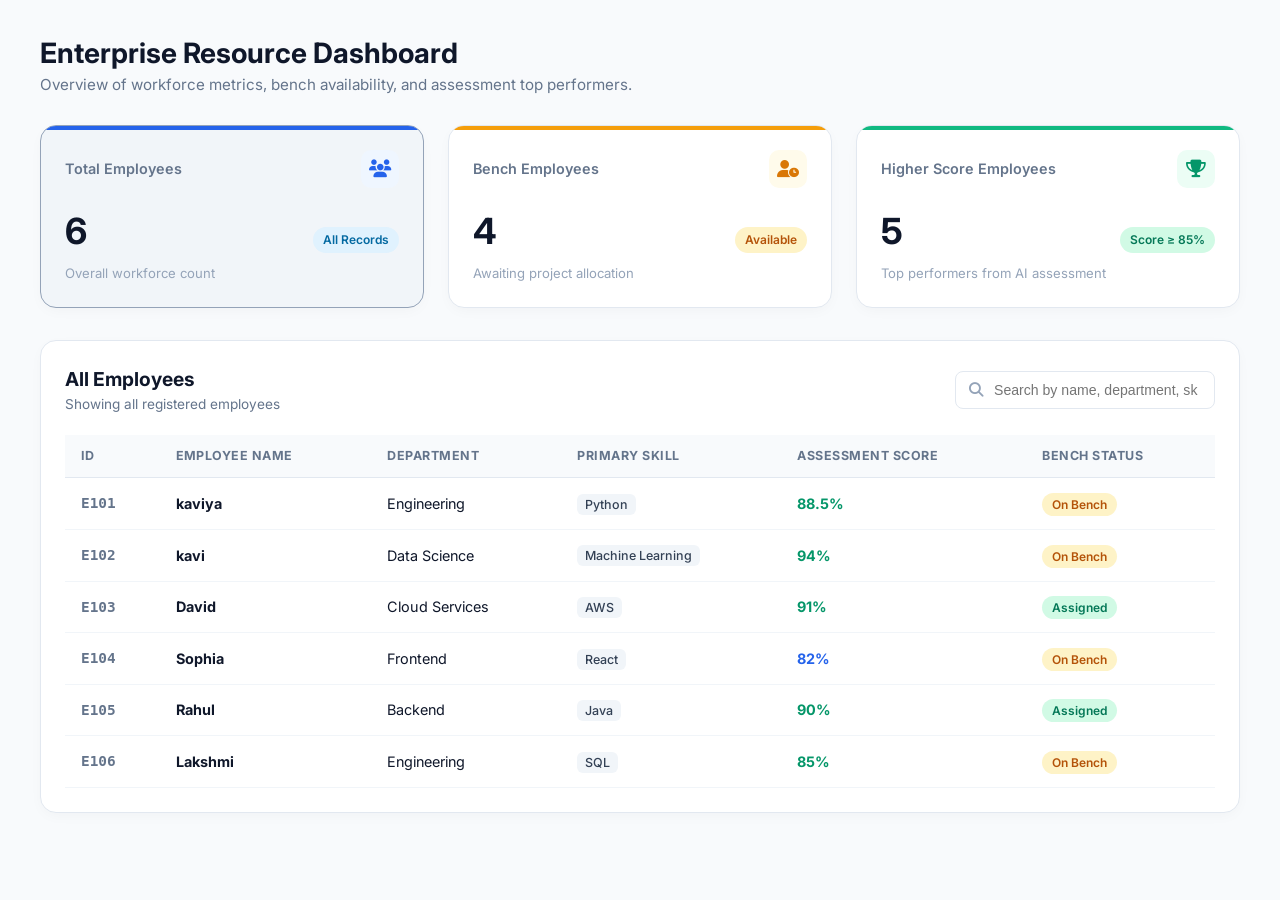
<file: Manger dashboard/index.html>
<!DOCTYPE html>
<html lang="en">
<head>
    <meta charset="UTF-8">
    <meta name="viewport" content="width=device-width, initial-scale=1.0">
    <title>BenchBridge | Main Dashboard</title>
    <!-- Google Fonts & Icons -->
    <link rel="preconnect" href="https://fonts.googleapis.com">
    <link rel="preconnect" href="https://fonts.gstatic.com" crossorigin>
    <link href="https://fonts.googleapis.com/css2?family=Inter:wght@300;400;500;600;700&display=swap" rel="stylesheet">
    <link rel="stylesheet" href="https://cdnjs.cloudflare.com/ajax/libs/font-awesome/6.7.2/css/all.min.css">
    <link rel="stylesheet" href="style.css">
</head>
<body>

    <div class="dashboard-container">
        
        <!-- Header -->
        <header class="dashboard-header">
            <div>
                <h1>Enterprise Resource Dashboard</h1>
                <p>Overview of workforce metrics, bench availability, and assessment top performers.</p>
            </div>
        </header>

        <!-- ================= METRIC CARDS ================= -->
        <section class="cards-grid">
            
            <!-- Total Employees -->
            <div class="card card-blue active-card" id="cardTotal" onclick="filterData('all')">
                <div class="card-header">
                    <span>Total Employees</span>
                    <div class="card-icon blue"><i class="fa-solid fa-users"></i></div>
                </div>
                <div class="card-body">
                    <h2 id="totalCount">0</h2>
                    <span class="badge blue-badge">All Records</span>
                </div>
                <p class="card-footer">Overall workforce count</p>
            </div>

            <!-- Bench Employees -->
            <div class="card card-amber" id="cardBench" onclick="filterData('bench')">
                <div class="card-header">
                    <span>Bench Employees</span>
                    <div class="card-icon amber"><i class="fa-solid fa-user-clock"></i></div>
                </div>
                <div class="card-body">
                    <h2 id="benchCount">0</h2>
                    <span class="badge amber-badge">Available</span>
                </div>
                <p class="card-footer">Awaiting project allocation</p>
            </div>

            <!-- Higher Score Employees -->
            <div class="card card-green" id="cardHigh" onclick="filterData('high')">
                <div class="card-header">
                    <span>Higher Score Employees</span>
                    <div class="card-icon green"><i class="fa-solid fa-trophy"></i></div>
                </div>
                <div class="card-body">
                    <h2 id="highScoreCount">0</h2>
                    <span class="badge green-badge">Score &ge; 85%</span>
                </div>
                <p class="card-footer">Top performers from AI assessment</p>
            </div>

        </section>

        <!-- ================= EMPLOYEE LIST TABLE ================= -->
        <section class="table-card">
            
            <div class="table-header">
                <div>
                    <h2 id="tableTitle">All Employees</h2>
                    <p id="tableSubtitle">Showing all registered employees</p>
                </div>
                
                <div class="search-box">
                    <i class="fa-solid fa-magnifying-glass"></i>
                    <input type="text" id="searchInput" placeholder="Search by name, department, skill..." onkeyup="handleSearch()">
                </div>
            </div>

            <div class="table-wrapper">
                <table class="employee-table">
                    <thead>
                        <tr>
                            <th>ID</th>
                            <th>Employee Name</th>
                            <th>Department</th>
                            <th>Primary Skill</th>
                            <th>Assessment Score</th>
                            <th>Bench Status</th>
                        </tr>
                    </thead>
                    <tbody id="employeeTableBody">
                        <!-- Populated by JS -->
                    </tbody>
                </table>
            </div>

        </section>

    </div>

    <script src="script.js"></script>
</body>
</html>
</file>
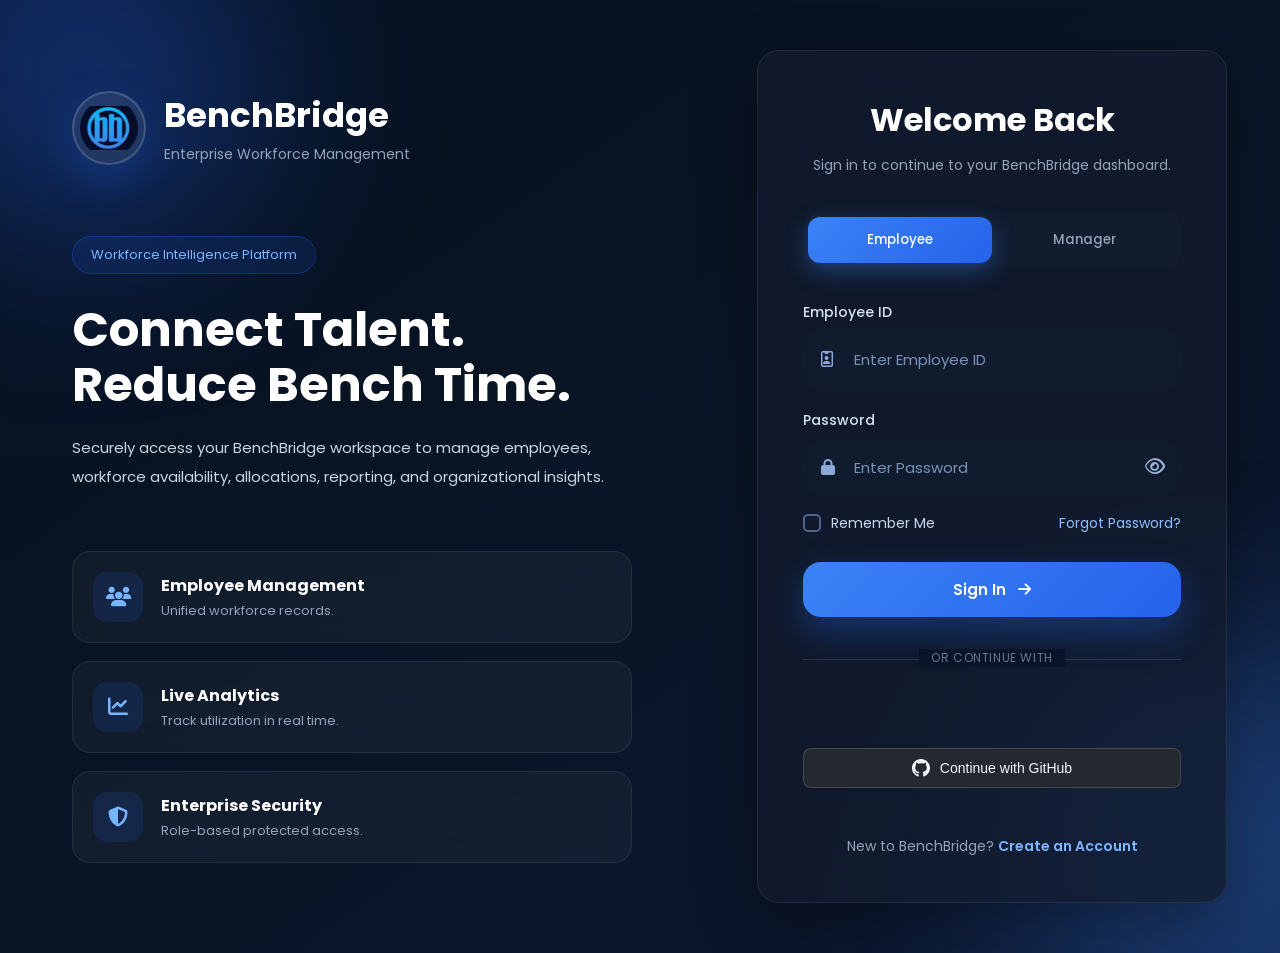
<file: employee-dashboard.html>
<!DOCTYPE html>
<html lang="en">
<head>
    <meta charset="UTF-8" />
    <link rel="icon" type="image/png" href="images/logo.png" />
    <link rel="apple-touch-icon" href="images/logo.png" />
    <meta name="viewport" content="width=device-width, initial-scale=1.0" />
    <title>BenchBridge | Employee Dashboard</title>

    <!-- Google Font -->
    <link rel="preconnect" href="https://fonts.googleapis.com" />
    <link rel="preconnect" href="https://fonts.gstatic.com" crossorigin />
    <link href="https://fonts.googleapis.com/css2?family=Poppins:wght@300;400;500;600;700;800&display=swap" rel="stylesheet" />

    <!-- Font Awesome -->
    <link rel="stylesheet" href="https://cdnjs.cloudflare.com/ajax/libs/font-awesome/6.7.2/css/all.min.css" />

    <!-- Dashboard Styles -->
    <link rel="stylesheet" href="css/employee-dashboard.css" />
</head>

<body>

    <!-- ================= SIDEBAR ================= -->
    <aside class="sidebar" id="sidebar">

        <div class="sidebar-logo">

            <div class="logo-icon">
                <img src="images/logo.png" alt="BenchBridge logo" />
            </div>

            <div class="logo-text">
                <h2>BenchBridge</h2>
                <span>Employee Dashboard</span>
            </div>

        </div>

        <nav class="sidebar-nav" aria-label="Dashboard Navigation">

            <p class="nav-label">Menu</p>

            <button class="nav-item active" data-section="profile">
                <i class="fa-solid fa-user"></i>
                <span>My Profile</span>
            </button>

            <button class="nav-item" data-section="assessments">
                <i class="fa-solid fa-clipboard-check"></i>
                <span>Assessments</span>
            </button>

            <button class="nav-item" data-section="analysis">
                <i class="fa-solid fa-chart-line"></i>
                <span>Assessment Analysis</span>
            </button>

            <button class="nav-item" data-section="projects">
                <i class="fa-solid fa-rocket"></i>
                <span>Recommended Projects</span>
            </button>

            <button class="nav-item" data-section="feed">
                <i class="fa-solid fa-comments"></i>
                <span>Check-in Feed</span>
            </button>

            <button class="nav-item" data-section="customization">
                <i class="fa-solid fa-sliders"></i>
                <span>Customization Module</span>
            </button>

            <button class="nav-item" data-section="myproject" id="myProjectNavBtn" style="display:none;">
                <i class="fa-solid fa-circle-check" style="color:#22c55e;"></i>
                <span>My Project</span>
            </button>

        </nav>

        <div class="sidebar-footer">
            <a href="login.html" class="logout-btn">
                <i class="fa-solid fa-right-from-bracket"></i>
                <span>Sign Out</span>
            </a>
        </div>

    </aside>

    <!-- Mobile overlay -->
    <div class="sidebar-overlay" id="sidebarOverlay"></div>

    <!-- ================= MAIN ================= -->
    <div class="main">

        <!-- Topbar -->
        <header class="topbar">

            <button class="menu-toggle" id="menuToggle" aria-label="Toggle sidebar">
                <i class="fa-solid fa-bars"></i>
            </button>

            <div class="topbar-title">
                <h1 id="pageTitle">My Profile</h1>
                <p id="pageSubtitle">Welcome back, let's see how you're doing.</p>
            </div>

            <div class="topbar-actions">

                <div class="user-chip">
                    <div class="user-avatar" id="topAvatar">—</div>
                    <div class="user-info">
                        <strong id="topName">Loading…</strong>
                        <span id="topEmpId">Fetching profile…</span>
                    </div>
                </div>

            </div>

        </header>

        <!-- Dynamic content -->
        <main class="content">

            <!-- ========== MY PROFILE ========== -->
            <section class="dashboard-section active" id="section-profile">
                <div class="section-grid" id="profileContainer">
                    <div class="placeholder-text">Loading profile…</div>
                </div>
            </section>

            <!-- ========== ASSESSMENTS ========== -->
            <section class="dashboard-section" id="section-assessments">
                <div class="section-header">
                    <div>
                        <h2>Assessments</h2>
                        <p>Your recent technical assessment results.</p>
                    </div>
                    <button class="ghost-btn" type="button" id="newAssessmentBtn">
                        <i class="fa-solid fa-plus"></i> New Assessment
                    </button>
                </div>
                <div id="assessmentsContainer">
                    <div class="placeholder-text">Loading assessments…</div>
                </div>
            </section>

            <!-- ========== ASSESSMENT ANALYSIS ========== -->
            <section class="dashboard-section" id="section-analysis">
                <div class="section-header">
                    <div>
                        <h2>Assessment Analysis</h2>
                        <p>Insights derived from your assessment results.</p>
                    </div>
                </div>
                <div id="analysisContainer">
                    <div class="placeholder-text">Analyzing results…</div>
                </div>
            </section>

            <!-- ========== RECOMMENDED PROJECTS ========== -->
            <section class="dashboard-section" id="section-projects">
                <div class="section-header">
                    <div>
                        <h2>Recommended Projects</h2>
                        <p>AI-matched projects based on graph networks & skill data.</p>
                    </div>
                </div>
                <div id="projectsContainer">
                    <div class="placeholder-text">Matching projects…</div>
                </div>
            </section>

            <!-- ========== REAL-TIME STATUS & CHECK-IN FEED ========== -->
            <section class="dashboard-section" id="section-feed">
                <div class="section-header">
                    <div>
                        <h2>Real-Time Status & Check-in Feed</h2>
                        <p>Proactive AI updates and skill verification recommendations.</p>
                    </div>
                </div>
                <div id="feedContainer">
                    <div class="placeholder-text">Loading check-in feed…</div>
                </div>
            </section>

            <!-- ========== CUSTOMIZATION MODULE ========== -->
            <section class="dashboard-section" id="section-customization">
                <div class="section-header">
                    <div>
                        <h2>Customization Module</h2>
                        <p>Configure dynamic target applications and custom skill validation paths.</p>
                    </div>
                </div>
                <div id="customizationContainer">
                    <div class="placeholder-text">Loading customization options…</div>
                </div>
            </section>

            <!-- ========== MY PROJECT (Approval Banner) ========== -->
            <section class="dashboard-section" id="section-myproject">
                <div id="myProjectContainer">
                    <div class="placeholder-text">Loading project status…</div>
                </div>
            </section>

        </main>

    <!-- ================= MODAL: TAKE ASSESSMENT ================= -->
    <div class="modal-overlay" id="assessmentModal">
        <div class="glass-modal">
            <div class="modal-header">
                <h3><i class="fa-solid fa-clipboard-check text-blue"></i> Start Technical Assessment</h3>
                <button class="close-modal-btn" id="closeAssessmentModal"><i class="fa-solid fa-xmark"></i></button>
            </div>
            <form id="assessmentForm" class="modal-form">
                <div class="form-group">
                    <label for="assessTechnology">Select Technology Track</label>
                    <select id="assessTechnology" class="glass-select" style="width: 100%; padding: 10px; border-radius: 10px;" required>
                        <option value="Java">Java</option>
                        <option value="DSA">Data Structures & Algorithms (DSA)</option>
                        <option value="Python">Python</option>
                    </select>
                </div>
                <div class="modal-footer">
                    <button type="button" class="ghost-btn" id="cancelAssessmentBtn">Cancel</button>
                    <button type="submit" class="submit-btn">Start Test</button>
                </div>
            </form>
        </div>
    </div>

    <!-- ================= MODAL: ADD SKILL MANUALLY ================= -->
    <div class="modal-overlay" id="skillModal">
        <div class="glass-modal">
            <div class="modal-header">
                <h3><i class="fa-solid fa-code text-blue"></i> Add Skill</h3>
                <button class="close-modal-btn" id="closeSkillModal"><i class="fa-solid fa-xmark"></i></button>
            </div>
            <form id="skillForm" class="modal-form">
                <div class="form-group">
                    <label for="skillSelect">Select Skill</label>
                    <select id="skillSelect" class="glass-select" style="width: 100%; padding: 10px; border-radius: 10px;" required>
                        <option value="Java">Java</option>
                        <option value="DSA">DSA (Data Structures & Algorithms)</option>
                        <option value="Python">Python</option>
                    </select>
                </div>
                <div class="form-group">
                    <label for="skillLevelSelect">Proficiency Level</label>
                    <select id="skillLevelSelect" class="glass-select" style="width: 100%; padding: 10px; border-radius: 10px;" required>
                        <option value="Beginner">Beginner</option>
                        <option value="Intermediate" selected>Intermediate</option>
                        <option value="Expert">Expert</option>
                    </select>
                </div>
                <div class="modal-footer">
                    <button type="button" class="ghost-btn" id="cancelSkillBtn">Cancel</button>
                    <button type="submit" class="submit-btn">Add Skill</button>
                </div>
            </form>
        </div>
    </div>

    <!-- ================= MODAL: GRAPH NETWORK VISUALIZATION ================= -->
    <div class="modal-overlay" id="graphModal">
        <div class="glass-modal" style="max-width: 720px; width: 90%;">
            <div class="modal-header">
                <h3><i class="fa-solid fa-diagram-project text-blue"></i> Enterprise Resource Graph Match</h3>
                <button class="close-modal-btn" id="closeGraphModal"><i class="fa-solid fa-xmark"></i></button>
            </div>
            <div style="padding: 20px 0;">
                <p style="color: #94a3b8; font-size: 0.9rem; margin-bottom: 20px;">
                    Interactive network topology mapping <strong>Employee Skill Telemetry</strong> to <strong>AI Banking Portal</strong> requirements:
                </p>

                <!-- Graph Canvas / SVG Network -->
                <div style="background: rgba(15, 23, 42, 0.7); border: 1px solid rgba(255, 255, 255, 0.1); border-radius: 16px; padding: 24px; text-align: center; position: relative; overflow: hidden;">
                    <svg viewBox="0 0 600 320" style="width: 100%; height: 260px;">
                        <!-- Connection Lines -->
                        <line x1="120" y1="160" x2="300" y2="80" stroke="#3b82f6" stroke-width="2" stroke-dasharray="4 2" />
                        <line x1="120" y1="160" x2="300" y2="160" stroke="#22c55e" stroke-width="3" />
                        <line x1="120" y1="160" x2="300" y2="240" stroke="#8b5cf6" stroke-width="2" stroke-dasharray="4 2" />
                        
                        <line x1="300" y1="80" x2="480" y2="160" stroke="#06b6d4" stroke-width="2" />
                        <line x1="300" y1="160" x2="480" y2="160" stroke="#22c55e" stroke-width="3" />
                        <line x1="300" y1="240" x2="480" y2="160" stroke="#8b5cf6" stroke-width="2" />

                        <!-- Pulsing Weight Badges -->
                        <rect x="190" y="100" width="40" height="20" rx="10" fill="#1e293b" stroke="#3b82f6" stroke-width="1" />
                        <text x="210" y="114" fill="#60a5fa" font-size="10" text-anchor="middle" font-weight="bold">94%</text>

                        <rect x="190" y="150" width="40" height="20" rx="10" fill="#1e293b" stroke="#22c55e" stroke-width="1" />
                        <text x="210" y="164" fill="#4ade80" font-size="10" text-anchor="middle" font-weight="bold">98%</text>

                        <rect x="190" y="190" width="40" height="20" rx="10" fill="#1e293b" stroke="#8b5cf6" stroke-width="1" />
                        <text x="210" y="204" fill="#c084fc" font-size="10" text-anchor="middle" font-weight="bold">92%</text>

                        <!-- Employee Node (Left) -->
                        <circle cx="120" cy="160" r="32" fill="url(#empGrad)" stroke="#3b82f6" stroke-width="3" />
                        <text x="120" y="156" fill="#ffffff" font-size="12" font-weight="bold" text-anchor="middle">EMPLOYEE</text>
                        <text x="120" y="172" fill="#94a3b8" font-size="10" text-anchor="middle">Profile Node</text>

                        <!-- Skill Nodes (Middle) -->
                        <circle cx="300" cy="80" r="24" fill="#0f172a" stroke="#3b82f6" stroke-width="2" />
                        <text x="300" y="84" fill="#60a5fa" font-size="11" font-weight="bold" text-anchor="middle">Java</text>

                        <circle cx="300" cy="160" r="26" fill="#0f172a" stroke="#22c55e" stroke-width="3" />
                        <text x="300" y="164" fill="#4ade80" font-size="11" font-weight="bold" text-anchor="middle">Spring</text>

                        <circle cx="300" cy="240" r="24" fill="#0f172a" stroke="#8b5cf6" stroke-width="2" />
                        <text x="300" y="244" fill="#c084fc" font-size="11" font-weight="bold" text-anchor="middle">React</text>

                        <!-- Project Target Node (Right) -->
                        <circle cx="480" cy="160" r="34" fill="url(#prjGrad)" stroke="#22c55e" stroke-width="3" />
                        <text x="480" y="156" fill="#ffffff" font-size="12" font-weight="bold" text-anchor="middle">AI BANKING</text>
                        <text x="480" y="172" fill="#86efac" font-size="10" font-weight="bold" text-anchor="middle">96% MATCH</text>

                        <!-- Gradients -->
                        <defs>
                            <linearGradient id="empGrad" x1="0%" y1="0%" x2="100%" y2="100%">
                                <stop offset="0%" stop-color="#3b82f6" />
                                <stop offset="100%" stop-color="#1d4ed8" />
                            </linearGradient>
                            <linearGradient id="prjGrad" x1="0%" y1="0%" x2="100%" y2="100%">
                                <stop offset="0%" stop-color="#10b981" />
                                <stop offset="100%" stop-color="#047857" />
                            </linearGradient>
                        </defs>
                    </svg>

                    <div style="display: flex; justify-content: space-around; margin-top: 16px; border-top: 1px solid rgba(255,255,255,0.08); padding-top: 14px;">
                        <div>
                            <span style="color: #64748b; font-size: 0.75rem; display: block; text-transform: uppercase;">Graph Vector</span>
                            <strong style="color: #f8fafc; font-size: 0.9rem;">Cos Sim: 0.962</strong>
                        </div>
                        <div>
                            <span style="color: #64748b; font-size: 0.75rem; display: block; text-transform: uppercase;">Node Depth</span>
                            <strong style="color: #3b82f6; font-size: 0.9rem;">3 Hops (Direct)</strong>
                        </div>
                        <div>
                            <span style="color: #64748b; font-size: 0.75rem; display: block; text-transform: uppercase;">Confidence</span>
                            <strong style="color: #22c55e; font-size: 0.9rem;">High (Verified)</strong>
                        </div>
                    </div>
                </div>
            </div>
            <div class="modal-footer">
                <button type="button" class="submit-btn" id="closeGraphModalBtn" style="width: auto; padding: 10px 24px;">Close Graph</button>
            </div>
        </div>
    </div>

    <script src="js/employee-dashboard.js"></script>
</body>
</html>
</file>
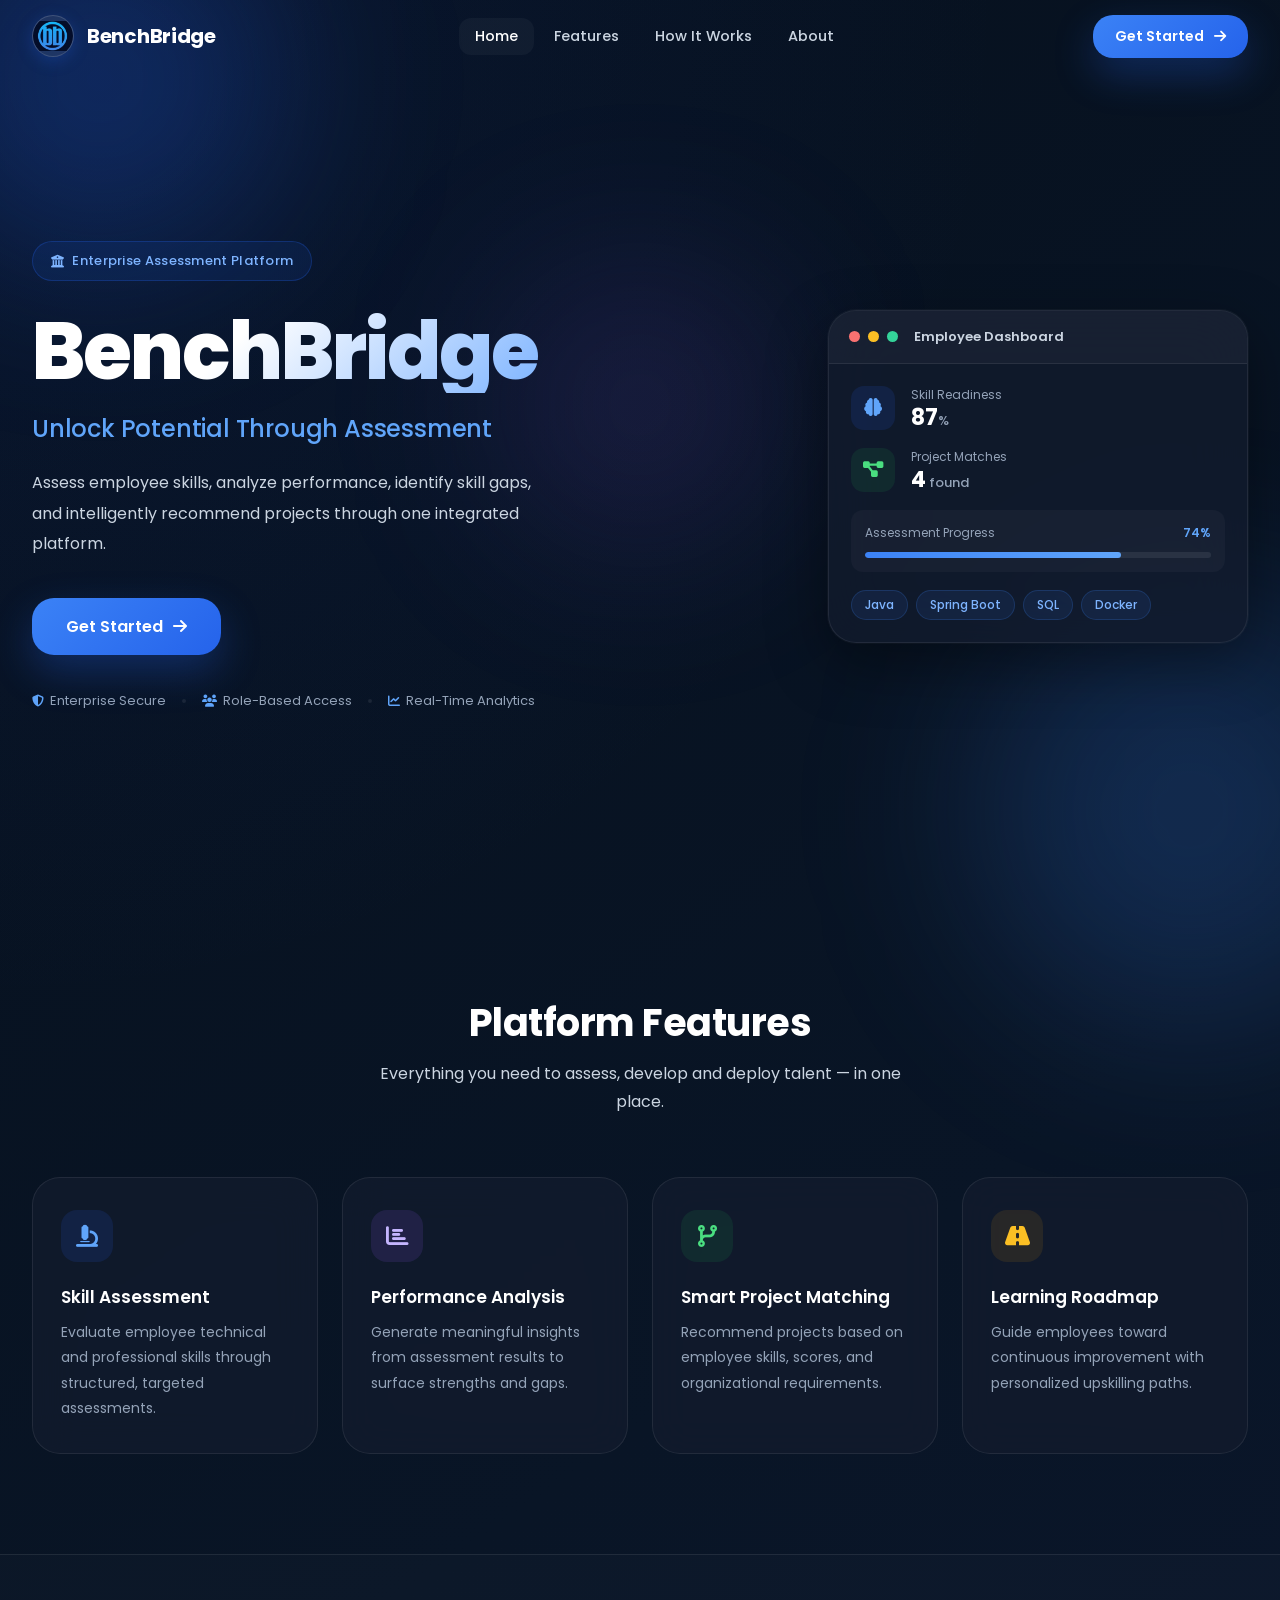
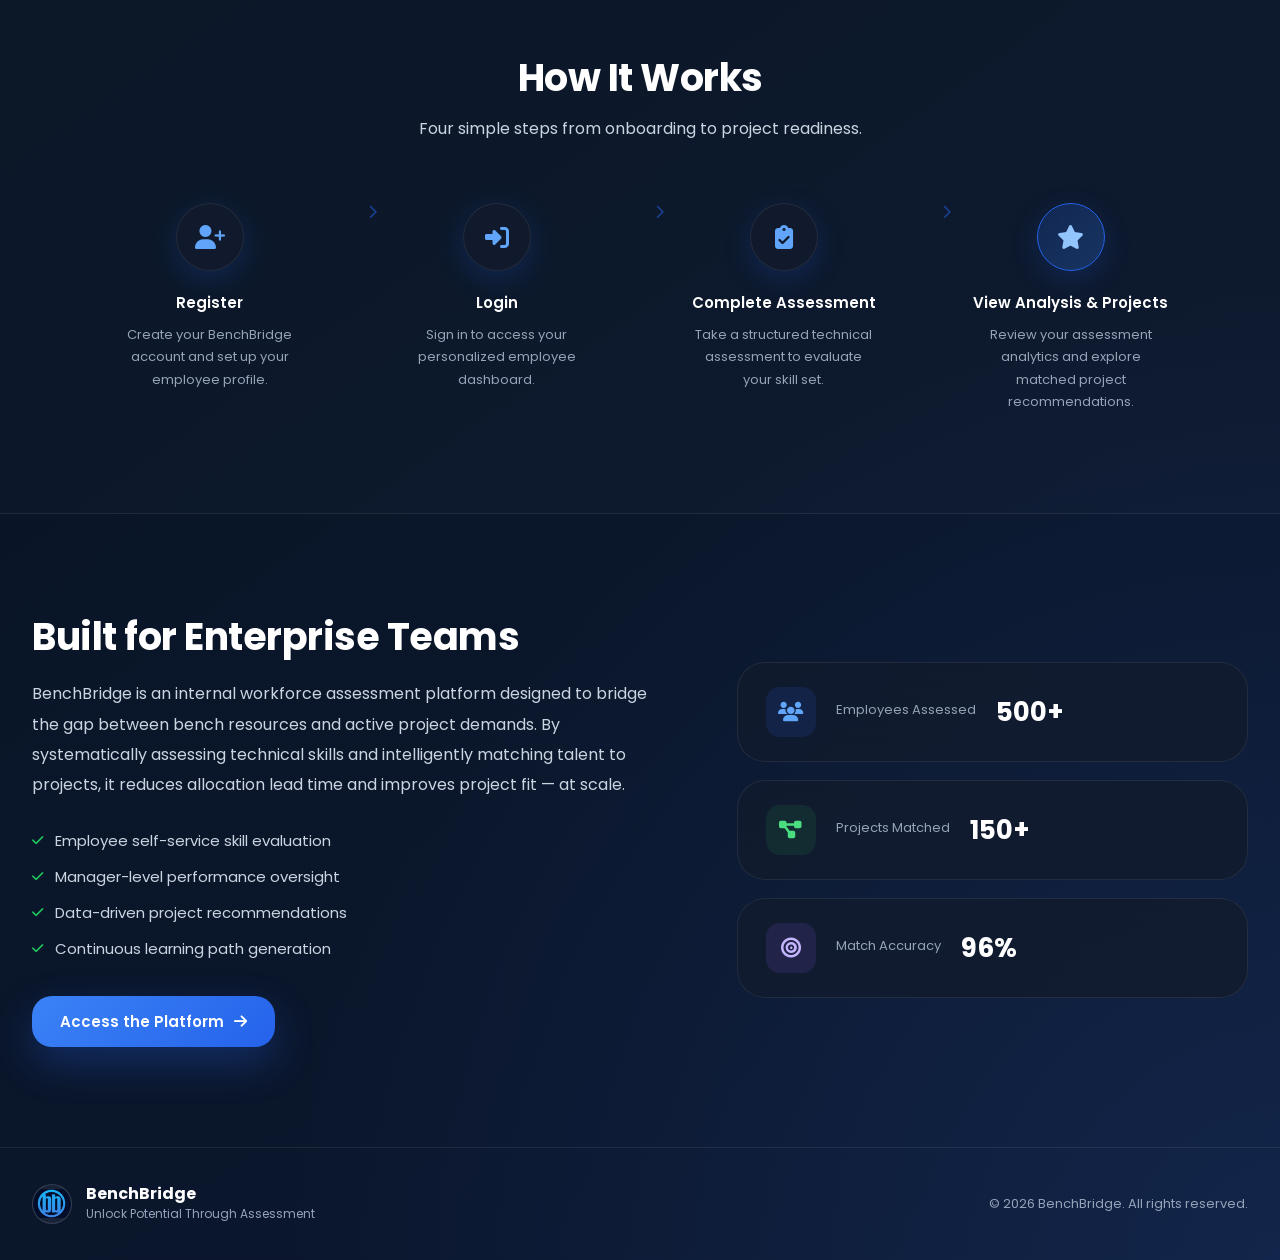
<file: home_pg.html>
<!DOCTYPE html>
<html lang="en">
<head>
    <meta charset="UTF-8" />
    <link rel="icon" type="image/png" href="images/logo.png" />
    <link rel="apple-touch-icon" href="images/logo.png" />
    <meta name="viewport" content="width=device-width, initial-scale=1.0" />
    <title>BenchBridge | Unlock Potential Through Assessment</title>
    <meta name="description" content="BenchBridge is an enterprise employee assessment platform that evaluates skills, analyzes performance, identifies skill gaps, and intelligently recommends projects." />

    <!-- Google Fonts -->
    <link rel="preconnect" href="https://fonts.googleapis.com" />
    <link rel="preconnect" href="https://fonts.gstatic.com" crossorigin />
    <link href="https://fonts.googleapis.com/css2?family=Poppins:wght@300;400;500;600;700;800&display=swap" rel="stylesheet" />

    <!-- Font Awesome -->
    <link rel="stylesheet" href="https://cdnjs.cloudflare.com/ajax/libs/font-awesome/6.7.2/css/all.min.css" />

    <!-- Styles -->
    <link rel="stylesheet" href="css/home_pg.css" />
</head>
<body>

    <!-- BACKGROUND ORBS -->
    <div class="bg-orb bg-orb-1"></div>
    <div class="bg-orb bg-orb-2"></div>
    <div class="bg-orb bg-orb-3"></div>

    <!-- NAVBAR -->
    <header class="navbar" id="navbar">
        <div class="nav-inner">

            <a href="#home" class="nav-brand" id="navBrand">
                <div class="nav-logo-wrap">
                    <img src="images/logo.png" alt="BenchBridge logo" class="nav-logo-img" />
                </div>
                <span class="nav-brand-name">BenchBridge</span>
            </a>

            <nav class="nav-links" id="navLinks" aria-label="Main navigation">
                <a href="#home" class="nav-link active">Home</a>
                <a href="#features" class="nav-link">Features</a>
                <a href="#how-it-works" class="nav-link">How It Works</a>
                <a href="#about" class="nav-link">About</a>
            </nav>

            <div class="nav-actions">
                <a href="login.html" class="btn-primary" id="navGetStarted">
                    Get Started
                    <i class="fa-solid fa-arrow-right"></i>
                </a>
            </div>

            <button class="hamburger" id="hamburger" aria-label="Toggle menu" aria-expanded="false">
                <i class="fa-solid fa-bars"></i>
            </button>

        </div>
    </header>

    <!-- Mobile Nav -->
    <div class="mobile-nav" id="mobileNav" aria-hidden="true">
        <a href="#home" class="mobile-link">Home</a>
        <a href="#features" class="mobile-link">Features</a>
        <a href="#how-it-works" class="mobile-link">How It Works</a>
        <a href="#about" class="mobile-link">About</a>
        <a href="login.html" class="btn-primary mobile-cta">Get Started <i class="fa-solid fa-arrow-right"></i></a>
    </div>

    <main>

        <!-- HERO -->
        <section class="hero" id="home">
            <div class="hero-content fade-in" id="heroContent">

                <span class="hero-badge" id="heroBadge">
                    <i class="fa-solid fa-building-columns"></i>
                    Enterprise Assessment Platform
                </span>

                <h1 class="hero-title" id="heroTitle">BenchBridge</h1>

                <p class="hero-tagline" id="heroTagline">Unlock Potential Through Assessment</p>

                <p class="hero-desc" id="heroDesc">
                    Assess employee skills, analyze performance, identify skill gaps, and
                    intelligently recommend projects through one integrated platform.
                </p>

                <div class="hero-actions">
                    <a href="login.html" class="btn-primary btn-hero" id="heroGetStarted">
                        Get Started
                        <i class="fa-solid fa-arrow-right"></i>
                    </a>
                </div>

                <div class="hero-trust" id="heroTrust">
                    <span class="trust-item"><i class="fa-solid fa-shield-halved"></i> Enterprise Secure</span>
                    <span class="trust-dot"></span>
                    <span class="trust-item"><i class="fa-solid fa-users"></i> Role-Based Access</span>
                    <span class="trust-dot"></span>
                    <span class="trust-item"><i class="fa-solid fa-chart-line"></i> Real-Time Analytics</span>
                </div>

            </div>

            <div class="hero-visual fade-in-delay" id="heroVisual" aria-hidden="true">
                <div class="dashboard-card" id="dashPreview">
                    <div class="dc-header">
                        <span class="dc-dot dc-dot-red"></span>
                        <span class="dc-dot dc-dot-amber"></span>
                        <span class="dc-dot dc-dot-green"></span>
                        <span class="dc-title">Employee Dashboard</span>
                    </div>
                    <div class="dc-body">
                        <div class="dc-metric">
                            <div class="dc-metric-icon"><i class="fa-solid fa-brain"></i></div>
                            <div>
                                <div class="dc-metric-label">Skill Readiness</div>
                                <div class="dc-metric-value">87<span>%</span></div>
                            </div>
                        </div>
                        <div class="dc-metric">
                            <div class="dc-metric-icon dc-metric-icon-green"><i class="fa-solid fa-diagram-project"></i></div>
                            <div>
                                <div class="dc-metric-label">Project Matches</div>
                                <div class="dc-metric-value">4<span> found</span></div>
                            </div>
                        </div>
                        <div class="dc-bar-section">
                            <div class="dc-bar-label">
                                <span>Assessment Progress</span>
                                <span class="dc-bar-pct">74%</span>
                            </div>
                            <div class="dc-bar-track">
                                <div class="dc-bar-fill" style="width:74%"></div>
                            </div>
                        </div>
                        <div class="dc-skills">
                            <span class="dc-skill-tag">Java</span>
                            <span class="dc-skill-tag">Spring Boot</span>
                            <span class="dc-skill-tag">SQL</span>
                            <span class="dc-skill-tag">Docker</span>
                        </div>
                    </div>
                </div>
            </div>
        </section>

        <!-- FEATURES -->
        <section class="features" id="features">
            <div class="section-header fade-in">
                <h2 class="section-title">Platform Features</h2>
                <p class="section-sub">Everything you need to assess, develop and deploy talent &mdash; in one place.</p>
            </div>

            <div class="feature-grid fade-in">

                <article class="feature-card" id="featureCard1">
                    <div class="fc-icon">
                        <i class="fa-solid fa-microscope"></i>
                    </div>
                    <h3 class="fc-title">Skill Assessment</h3>
                    <p class="fc-desc">Evaluate employee technical and professional skills through structured, targeted assessments.</p>
                </article>

                <article class="feature-card" id="featureCard2">
                    <div class="fc-icon fc-icon-purple">
                        <i class="fa-solid fa-chart-bar"></i>
                    </div>
                    <h3 class="fc-title">Performance Analysis</h3>
                    <p class="fc-desc">Generate meaningful insights from assessment results to surface strengths and gaps.</p>
                </article>

                <article class="feature-card" id="featureCard3">
                    <div class="fc-icon fc-icon-green">
                        <i class="fa-solid fa-code-branch"></i>
                    </div>
                    <h3 class="fc-title">Smart Project Matching</h3>
                    <p class="fc-desc">Recommend projects based on employee skills, scores, and organizational requirements.</p>
                </article>

                <article class="feature-card" id="featureCard4">
                    <div class="fc-icon fc-icon-amber">
                        <i class="fa-solid fa-road"></i>
                    </div>
                    <h3 class="fc-title">Learning Roadmap</h3>
                    <p class="fc-desc">Guide employees toward continuous improvement with personalized upskilling paths.</p>
                </article>

            </div>
        </section>

        <!-- HOW IT WORKS -->
        <section class="how-it-works" id="how-it-works">
            <div class="section-header fade-in">
                <h2 class="section-title">How It Works</h2>
                <p class="section-sub">Four simple steps from onboarding to project readiness.</p>
            </div>

            <div class="timeline fade-in" id="timeline">

                <div class="timeline-step" id="step1">
                    <div class="ts-circle">
                        <i class="fa-solid fa-user-plus"></i>
                    </div>
                    <div class="ts-label">Register</div>
                    <p class="ts-desc">Create your BenchBridge account and set up your employee profile.</p>
                </div>

                <div class="timeline-connector" aria-hidden="true">
                    <div class="tc-line"></div>
                    <i class="fa-solid fa-chevron-right tc-arrow"></i>
                </div>

                <div class="timeline-step" id="step2">
                    <div class="ts-circle">
                        <i class="fa-solid fa-right-to-bracket"></i>
                    </div>
                    <div class="ts-label">Login</div>
                    <p class="ts-desc">Sign in to access your personalized employee dashboard.</p>
                </div>

                <div class="timeline-connector" aria-hidden="true">
                    <div class="tc-line"></div>
                    <i class="fa-solid fa-chevron-right tc-arrow"></i>
                </div>

                <div class="timeline-step" id="step3">
                    <div class="ts-circle">
                        <i class="fa-solid fa-clipboard-check"></i>
                    </div>
                    <div class="ts-label">Complete Assessment</div>
                    <p class="ts-desc">Take a structured technical assessment to evaluate your skill set.</p>
                </div>

                <div class="timeline-connector" aria-hidden="true">
                    <div class="tc-line"></div>
                    <i class="fa-solid fa-chevron-right tc-arrow"></i>
                </div>

                <div class="timeline-step" id="step4">
                    <div class="ts-circle ts-circle-accent">
                        <i class="fa-solid fa-star"></i>
                    </div>
                    <div class="ts-label">View Analysis &amp; Projects</div>
                    <p class="ts-desc">Review your assessment analytics and explore matched project recommendations.</p>
                </div>

            </div>
        </section>

        <!-- ABOUT -->
        <section class="about" id="about">
            <div class="about-inner fade-in">
                <div class="about-text">
                    <h2 class="section-title">Built for Enterprise Teams</h2>
                    <p class="about-body">
                        BenchBridge is an internal workforce assessment platform designed to bridge the gap
                        between bench resources and active project demands. By systematically assessing technical
                        skills and intelligently matching talent to projects, it reduces allocation lead time and
                        improves project fit &mdash; at scale.
                    </p>
                    <ul class="about-list">
                        <li><i class="fa-solid fa-check"></i> Employee self-service skill evaluation</li>
                        <li><i class="fa-solid fa-check"></i> Manager-level performance oversight</li>
                        <li><i class="fa-solid fa-check"></i> Data-driven project recommendations</li>
                        <li><i class="fa-solid fa-check"></i> Continuous learning path generation</li>
                    </ul>
                    <a href="login.html" class="btn-primary btn-about" id="aboutGetStarted">
                        Access the Platform <i class="fa-solid fa-arrow-right"></i>
                    </a>
                </div>
                <div class="about-visual" aria-hidden="true">
                    <div class="about-stat-card" id="aboutStat1">
                        <div class="asc-icon"><i class="fa-solid fa-users"></i></div>
                        <div class="asc-label">Employees Assessed</div>
                        <div class="asc-value">500+</div>
                    </div>
                    <div class="about-stat-card" id="aboutStat2">
                        <div class="asc-icon asc-icon-green"><i class="fa-solid fa-diagram-project"></i></div>
                        <div class="asc-label">Projects Matched</div>
                        <div class="asc-value">150+</div>
                    </div>
                    <div class="about-stat-card" id="aboutStat3">
                        <div class="asc-icon asc-icon-purple"><i class="fa-solid fa-bullseye"></i></div>
                        <div class="asc-label">Match Accuracy</div>
                        <div class="asc-value">96%</div>
                    </div>
                </div>
            </div>
        </section>

    </main>

    <!-- FOOTER -->
    <footer class="footer" id="footer">
        <div class="footer-inner">
            <div class="footer-brand">
                <div class="footer-logo-wrap">
                    <img src="images/logo.png" alt="BenchBridge logo" class="footer-logo-img" />
                </div>
                <div>
                    <span class="footer-name">BenchBridge</span>
                    <p class="footer-tagline">Unlock Potential Through Assessment</p>
                </div>
            </div>
            <p class="footer-copy">&copy; 2026 BenchBridge. All rights reserved.</p>
        </div>
    </footer>

    <script src="js/home_pg.js"></script>
</body>
</html>
</file>
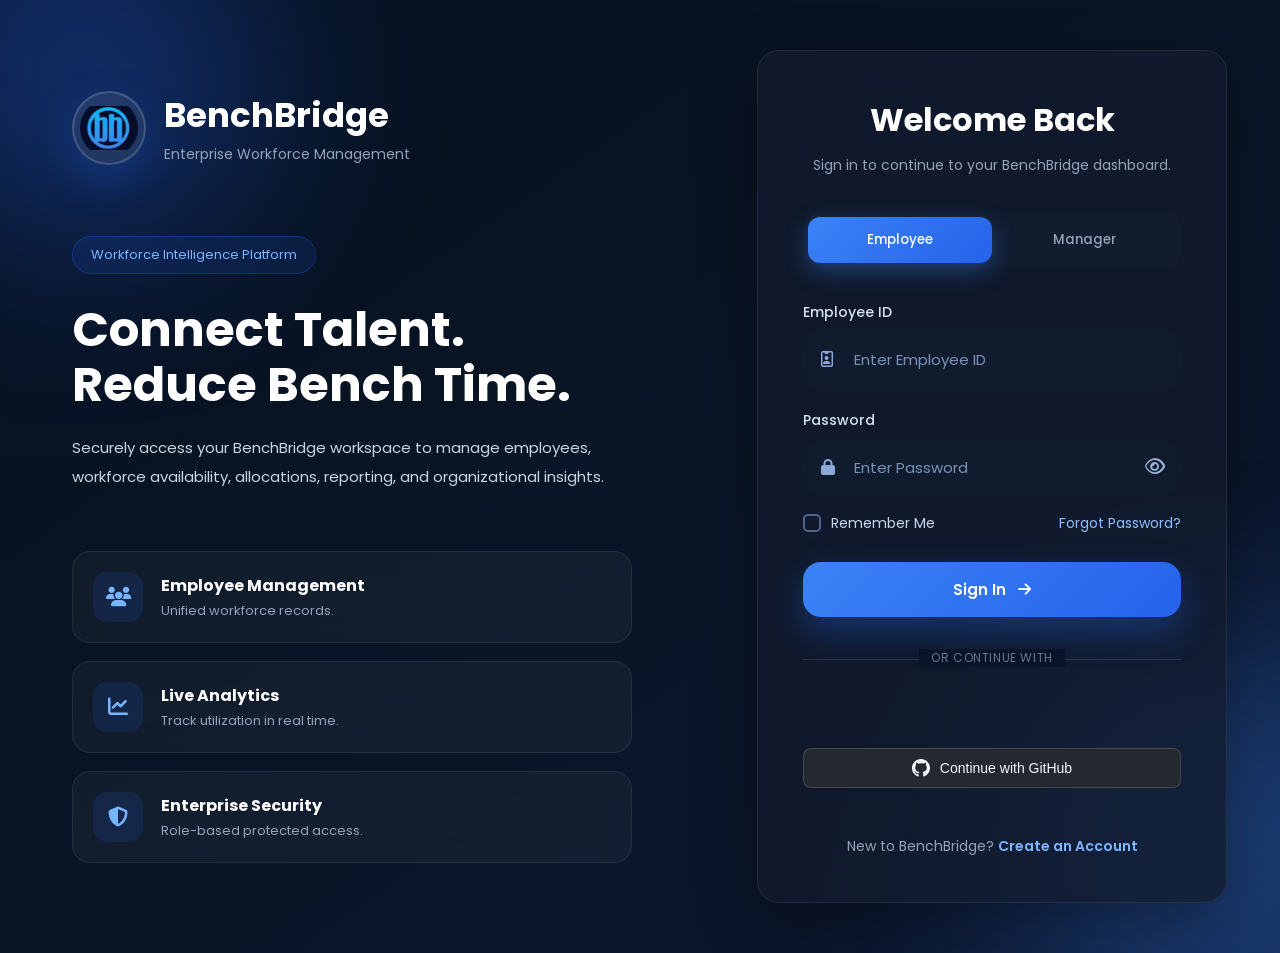
<file: login.html>
<!DOCTYPE html>
<html lang="en">
<head>
    <meta charset="UTF-8" />
    <link rel="icon" type="image/png" href="images/logo.png" />
    <link rel="apple-touch-icon" href="images/logo.png" />
    <meta name="viewport" content="width=device-width, initial-scale=1.0" />
    <title>BenchBridge | Sign In</title>

    <!-- Google Font -->
    <link rel="preconnect" href="https://fonts.googleapis.com" />
    <link rel="preconnect" href="https://fonts.gstatic.com" crossorigin />
    <link href="https://fonts.googleapis.com/css2?family=Poppins:wght@300;400;500;600;700&display=swap" rel="stylesheet" />

    <!-- Font Awesome -->
    <link
        rel="stylesheet"
        href="https://cdnjs.cloudflare.com/ajax/libs/font-awesome/6.7.2/css/all.min.css"
    />

    <!-- External Styles -->
    <link rel="stylesheet" href="css/login.css" />
    <style>
        @keyframes bb-spin {
            to { transform: rotate(360deg); }
        }
    </style>
</head>

<body>

    <main class="login-layout">

        <!-- =========================
             LEFT BRANDING PANEL
        ========================== -->
        <section class="branding-panel">

            <div class="branding-content">

                <div class="brand">

                    <div class="brand-logo">
                        <img src="images/logo.png" alt="BenchBridge logo" />
                    </div>

                    <div class="brand-text">
                        <h1>BenchBridge</h1>
                        <span>Enterprise Workforce Management</span>
                    </div>

                </div>

                <div class="hero-content">

                    <span class="hero-tag">
                        Workforce Intelligence Platform
                    </span>

                    <h2>
                        Connect Talent.<br />
                        Reduce Bench Time.
                    </h2>

                    <p>
                        Securely access your BenchBridge workspace to manage
                        employees, workforce availability, allocations,
                        reporting, and organizational insights.
                    </p>

                </div>

                <div class="feature-grid">

                    <article class="feature-card">
                        <i class="fa-solid fa-users"></i>
                        <div>
                            <h3>Employee Management</h3>
                            <p>Unified workforce records.</p>
                        </div>
                    </article>

                    <article class="feature-card">
                        <i class="fa-solid fa-chart-line"></i>
                        <div>
                            <h3>Live Analytics</h3>
                            <p>Track utilization in real time.</p>
                        </div>
                    </article>

                    <article class="feature-card">
                        <i class="fa-solid fa-shield-halved"></i>
                        <div>
                            <h3>Enterprise Security</h3>
                            <p>Role-based protected access.</p>
                        </div>
                    </article>

                </div>

            </div>

        </section>

        <!-- =========================
             LOGIN PANEL
        ========================== -->

        <section class="login-panel">

            <div class="login-card">

                <header class="login-header">

                    <h2>Welcome Back</h2>

                    <p>
                        Sign in to continue to your BenchBridge dashboard.
                    </p>

                </header>

                <nav class="role-selector" aria-label="User Role">

                    <button
                        type="button"
                        class="role-tab active"
                        data-role="employee"
                        aria-pressed="true">
                        Employee
                    </button>

                    <button
                        type="button"
                        class="role-tab"
                        data-role="manager"
                        aria-pressed="false">
                        Manager
                    </button>

                </nav>

                <!-- Login Form -->

                <form class="login-form" id="loginForm">

                    <!-- Dynamic ID -->

                    <div class="form-group">

                        <label
                            id="userIdLabel"
                            for="userId">
                            Employee ID
                        </label>

                        <div class="input-field">

                            <i class="fa-regular fa-id-badge"></i>

                            <input
                                type="text"
                                id="userId"
                                name="userId"
                                placeholder="Enter Employee ID"
                                autocomplete="username"
                                required />

                        </div>

                    </div>

                    <!-- Password -->

                    <div class="form-group">

                        <label for="password">
                            Password
                        </label>

                        <div class="input-field">

                            <i class="fa-solid fa-lock"></i>

                            <input
                                type="password"
                                id="password"
                                name="password"
                                placeholder="Enter Password"
                                autocomplete="current-password"
                                required />

                            <button
                                type="button"
                                class="password-toggle"
                                aria-label="Toggle password visibility">

                                <i class="fa-regular fa-eye"></i>

                            </button>

                        </div>

                    </div>

                    <!-- Options -->

                    <div class="form-options">

                        <label class="remember-me">

                            <input
                                type="checkbox"
                                id="rememberMe"
                                name="rememberMe" />

                            <span>Remember Me</span>

                        </label>

                        <a href="#" class="forgot-link">
                            Forgot Password?
                        </a>

                    </div>

                    <!-- Submit -->

                    <button
                        type="submit"
                        class="signin-btn">

                        <span>Sign In</span>

                        <i class="fa-solid fa-arrow-right"></i>

                    </button>

                    <!-- OAuth 2.0 Social Login -->
                    <div style="margin: 20px 0 16px 0; text-align: center; position: relative;">
                        <hr style="border: 0; border-top: 1px solid rgba(255,255,255,0.12); margin: 0 0 16px 0;" />
                        <span style="position: absolute; top: -10px; left: 50%; transform: translateX(-50%); background: #0b1329; padding: 0 12px; color: #64748b; font-size: 0.75rem; text-transform: uppercase; letter-spacing: 0.05em;">or continue with</span>
                    </div>

                    <!-- Google Identity Services rendered button -->
                    <div id="googleBtnContainer" style="display: flex; justify-content: center; margin-bottom: 12px;"></div>

                    <!-- GitHub OAuth button -->
                    <button type="button" id="githubOAuthBtn" style="width:100%; background: #24292f; border: 1px solid rgba(255,255,255,0.15); border-radius: 8px; padding: 10px 16px; color: #f0f6fc; font-size: 0.875rem; font-weight: 500; display: flex; align-items: center; justify-content: center; gap: 10px; cursor: pointer; transition: background 0.2s; margin-bottom: 20px;">
                        <svg width="18" height="18" viewBox="0 0 24 24" fill="#f0f6fc"><path d="M12 0C5.374 0 0 5.373 0 12c0 5.302 3.438 9.8 8.207 11.387.599.111.793-.261.793-.577v-2.234c-3.338.726-4.033-1.416-4.033-1.416-.546-1.387-1.333-1.756-1.333-1.756-1.089-.745.083-.729.083-.729 1.205.084 1.839 1.237 1.839 1.237 1.07 1.834 2.807 1.304 3.492.997.107-.775.418-1.305.762-1.604-2.665-.305-5.467-1.334-5.467-5.931 0-1.311.469-2.381 1.236-3.221-.124-.303-.535-1.524.117-3.176 0 0 1.008-.322 3.301 1.23A11.509 11.509 0 0112 5.803c1.02.005 2.047.138 3.006.404 2.291-1.552 3.297-1.23 3.297-1.23.653 1.653.242 2.874.118 3.176.77.84 1.235 1.911 1.235 3.221 0 4.609-2.807 5.624-5.479 5.921.43.372.823 1.102.823 2.222v3.293c0 .319.192.694.801.576C20.566 21.797 24 17.3 24 12c0-6.627-5.373-12-12-12z"/></svg>
                        <span>Continue with GitHub</span>
                    </button>

                </form>

                <!-- Footer -->

                <footer class="login-footer">

                    <p>
                        New to BenchBridge?

                        <a href="register.html">
                            Create an Account
                        </a>
                    </p>

                </footer>

            </div>

        </section>

    </main>

    <!-- Google Identity Services SDK -->
    <script src="https://accounts.google.com/gsi/client" async></script>

    <!-- External JavaScript -->
    <script src="js/login.js"></script>

</body>
</html>
</file>
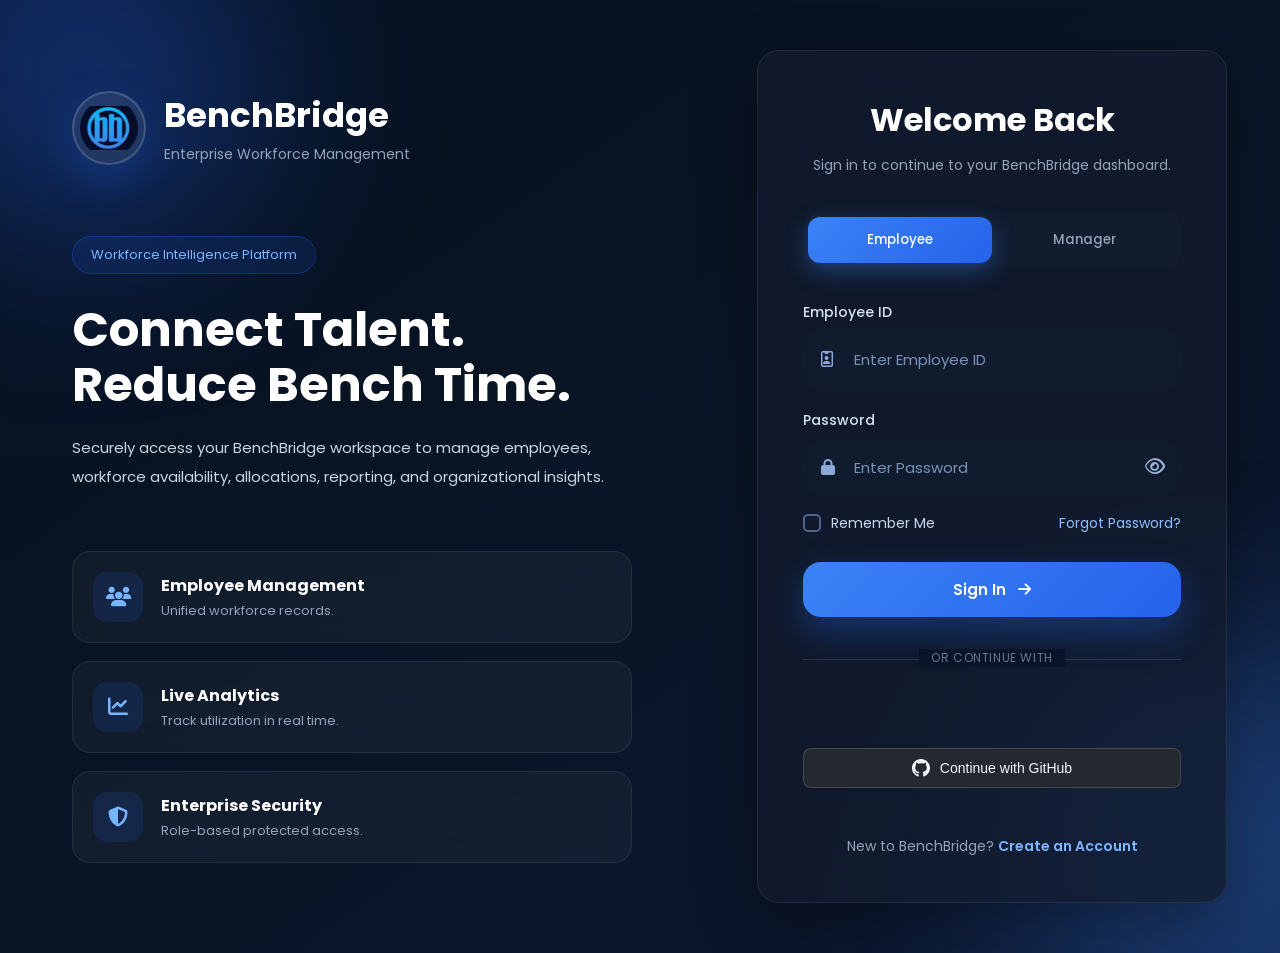
<file: manager-dashboard.html>
<!DOCTYPE html>
<html lang="en">
<head>
    <meta charset="UTF-8" />
    <link rel="icon" type="image/png" href="images/logo.png" />
    <link rel="apple-touch-icon" href="images/logo.png" />
    <meta name="viewport" content="width=device-width, initial-scale=1.0" />
    <title>BenchBridge | Manager Workspace</title>

    <!-- Google Font -->
    <link rel="preconnect" href="https://fonts.googleapis.com" />
    <link rel="preconnect" href="https://fonts.gstatic.com" crossorigin />
    <link href="https://fonts.googleapis.com/css2?family=Poppins:wght@300;400;500;600;700;800&display=swap" rel="stylesheet" />

    <!-- Font Awesome -->
    <link rel="stylesheet" href="https://cdnjs.cloudflare.com/ajax/libs/font-awesome/6.7.2/css/all.min.css" />

    <!-- Dashboard Styles -->
    <link rel="stylesheet" href="css/employee-dashboard.css" />
    <link rel="stylesheet" href="css/manager-dashboard.css" />
</head>

<body>

    <!-- ================= SIDEBAR ================= -->
    <aside class="sidebar" id="sidebar">

        <div class="sidebar-logo">
            <div class="logo-icon">
                <img src="images/logo.png" alt="BenchBridge logo" />
            </div>
            <div class="logo-text">
                <h2>BenchBridge</h2>
                <span>Manager Workspace</span>
            </div>
        </div>

        <nav class="sidebar-nav" aria-label="Dashboard Navigation">
            <p class="nav-label">Management</p>

            <button class="nav-item active" data-section="overview">
                <i class="fa-solid fa-chart-pie"></i>
                <span>Workforce Overview</span>
            </button>

            <button class="nav-item" data-section="resources">
                <i class="fa-solid fa-users"></i>
                <span>Bench Resources</span>
            </button>

            <button class="nav-item" data-section="projects">
                <i class="fa-solid fa-briefcase"></i>
                <span>Project Openings</span>
            </button>

            <button class="nav-item" data-section="allocations">
                <i class="fa-solid fa-network-wired"></i>
                <span>Allocation Requests</span>
            </button>

            <button class="nav-item" data-section="team">
                <i class="fa-solid fa-people-group"></i>
                <span>My Team</span>
            </button>
        </nav>

        <div class="sidebar-footer">
            <a href="login.html" class="logout-btn">
                <i class="fa-solid fa-right-from-bracket"></i>
                <span>Sign Out</span>
            </a>
        </div>

    </aside>

    <!-- Mobile overlay -->
    <div class="sidebar-overlay" id="sidebarOverlay"></div>

    <!-- ================= MAIN ================= -->
    <div class="main">

        <!-- Topbar -->
        <header class="topbar">
            <button class="menu-toggle" id="menuToggle" aria-label="Toggle sidebar">
                <i class="fa-solid fa-bars"></i>
            </button>

            <div class="topbar-title">
                <h1 id="pageTitle">Workforce Overview</h1>
                <p id="pageSubtitle">Real-time resource utilization and bench metrics.</p>
            </div>

            <div class="topbar-actions">
                <div class="user-chip">
                    <div class="user-avatar" id="topAvatar">M</div>
                    <div class="user-info">
                        <strong id="topName">Team Manager</strong>
                        <span id="topEmpId">MGR0001</span>
                    </div>
                </div>
            </div>
        </header>

        <!-- Dynamic content -->
        <main class="content">

            <!-- ========== WORKFORCE OVERVIEW ========== -->
            <section class="dashboard-section active" id="section-overview">
                <div class="kpi-grid">
                    <div class="kpi-card">
                        <div class="kpi-icon blue"><i class="fa-solid fa-users"></i></div>
                        <div class="kpi-data">
                            <span class="kpi-label">Total Workforce</span>
                            <h3 id="statTotalEmployees">0</h3>
                            <span class="kpi-sub positive"><i class="fa-solid fa-arrow-up"></i> Active Talent</span>
                        </div>
                    </div>

                    <div class="kpi-card">
                        <div class="kpi-icon warning"><i class="fa-solid fa-user-clock"></i></div>
                        <div class="kpi-data">
                            <span class="kpi-label">On Bench</span>
                            <h3 id="statBenchCount">0</h3>
                            <span class="kpi-sub warning">Available for projects</span>
                        </div>
                    </div>

                    <div class="kpi-card">
                        <div class="kpi-icon success"><i class="fa-solid fa-circle-check"></i></div>
                        <div class="kpi-data">
                            <span class="kpi-label">Utilization Rate</span>
                            <h3 id="statUtilization">0%</h3>
                            <span class="kpi-sub positive">Allocated workforce</span>
                        </div>
                    </div>

                    <div class="kpi-card">
                        <div class="kpi-icon purple"><i class="fa-solid fa-rocket"></i></div>
                        <div class="kpi-data">
                            <span class="kpi-label">Open Projects</span>
                            <h3 id="statOpenProjects">0</h3>
                            <span class="kpi-sub">Positions needing talent</span>
                        </div>
                    </div>
                </div>

                <div class="overview-split">
                    <div class="glass-card flex-1">
                        <div class="card-header">
                            <h3><i class="fa-solid fa-fire text-blue"></i> High Match Candidates</h3>
                            <span>AI Recommended</span>
                        </div>
                        <div id="overviewMatchesContainer">
                            <div class="placeholder-text">Loading candidate recommendations…</div>
                        </div>
                    </div>

                    <div class="glass-card flex-1">
                        <div class="card-header">
                            <h3><i class="fa-solid fa-chart-bar text-cyan"></i> Bench Skill Breakdown</h3>
                            <span>Distribution</span>
                        </div>
                        <div id="overviewSkillsContainer">
                            <div class="placeholder-text">Analyzing bench skills…</div>
                        </div>
                    </div>
                </div>
            </section>

            <!-- ========== BENCH RESOURCES ========== -->
            <section class="dashboard-section" id="section-resources">
                <div class="section-header">
                    <div>
                        <h2>Bench Resources Directory</h2>
                        <p>Search, filter, and manage employee allocations.</p>
                    </div>
                    <div class="filter-controls">
                        <div class="search-box" style="display:flex;align-items:center;gap:8px;background:rgba(255,255,255,0.05);border:1px solid rgba(255,255,255,0.1);border-radius:8px;padding:8px 12px;">
                            <i class="fa-solid fa-magnifying-glass" style="color:#64748b;font-size:13px;"></i>
                            <input type="text" id="resourceSearch" placeholder="Search employees…" style="background:transparent;border:none;outline:none;color:#f1f5f9;font-size:13px;width:170px;" />
                        </div>
                        <select id="departmentFilter" class="glass-select">
                            <option value="ALL">All Departments</option>
                            <option value="AI &amp; Data Science">AI &amp; Data Science</option>
                            <option value="Full Stack Engineering">Full Stack Engineering</option>
                            <option value="DevOps &amp; Cloud">DevOps &amp; Cloud</option>
                        </select>
                        <select id="statusFilter" class="glass-select">
                            <option value="ALL">All Statuses</option>
                            <option value="On Bench">On Bench</option>
                            <option value="Allocated">Allocated</option>
                        </select>
                    </div>
                </div>

                <div id="resourcesTableContainer" class="glass-card overflow-x">
                    <div class="placeholder-text">Loading employee directory…</div>
                </div>
            </section>

            <!-- ========== PROJECT OPENINGS ========== -->
            <section class="dashboard-section" id="section-projects">
                <div class="section-header">
                    <div>
                        <h2>Active Project Openings</h2>
                        <p>Manage required skills and open staffing roles.</p>
                    </div>
                    <button class="ghost-btn" type="button" id="newProjectBtn">
                        <i class="fa-solid fa-plus"></i> Post New Project
                    </button>
                </div>

                <div id="managerProjectsContainer" class="projects-grid">
                    <div class="placeholder-text">Loading projects…</div>
                </div>
            </section>

            <!-- ========== ALLOCATION REQUESTS ========== -->
            <section class="dashboard-section" id="section-allocations">
                <div class="section-header">
                    <div>
                        <h2>Allocation Requests</h2>
                        <p>Review project applications submitted by bench employees.</p>
                    </div>
                </div>

                <div id="allocationsContainer" class="glass-card">
                    <div class="placeholder-text">Loading allocation requests…</div>
                </div>
            </section>

            <!-- ========== MY TEAM ========== -->
            <section class="dashboard-section" id="section-team">
                <div class="section-header">
                    <div>
                        <h2>My Team</h2>
                        <p>All employees you have approved and allocated to projects.</p>
                    </div>
                </div>

                <div id="teamContainer" class="glass-card">
                    <div class="placeholder-text">Loading team…</div>
                </div>
            </section>

        </main>
    </div>

    <!-- ================= MODAL: POST PROJECT ================= -->
    <div class="modal-overlay" id="projectModal">
        <div class="glass-modal">
            <div class="modal-header">
                <h3><i class="fa-solid fa-circle-plus text-blue"></i> Post New Project</h3>
                <button class="close-modal-btn" id="closeProjectModal"><i class="fa-solid fa-xmark"></i></button>
            </div>
            <form id="projectForm" class="modal-form">
                <div class="form-group">
                    <label for="projectName">Project Name</label>
                    <input type="text" id="projectName" required placeholder="e.g. Core Banking AI Engine" />
                </div>
                <div class="form-group">
                    <label for="projectDomain">Domain</label>
                    <input type="text" id="projectDomain" required placeholder="e.g. FinTech, Cloud" />
                </div>
                <div class="form-group">
                    <label for="requiredSkills">Required Skills (Comma separated)</label>
                    <input type="text" id="requiredSkills" required placeholder="e.g. Java, Spring Boot, React, Docker" />
                </div>
                <div class="modal-footer">
                    <button type="button" class="ghost-btn" id="cancelProjectBtn">Cancel</button>
                    <button type="submit" class="submit-btn">Create Project Posting</button>
                </div>
            </form>
        </div>
    </div>

    <script src="js/manager-dashboard.js"></script>
</body>
</html>
</file>
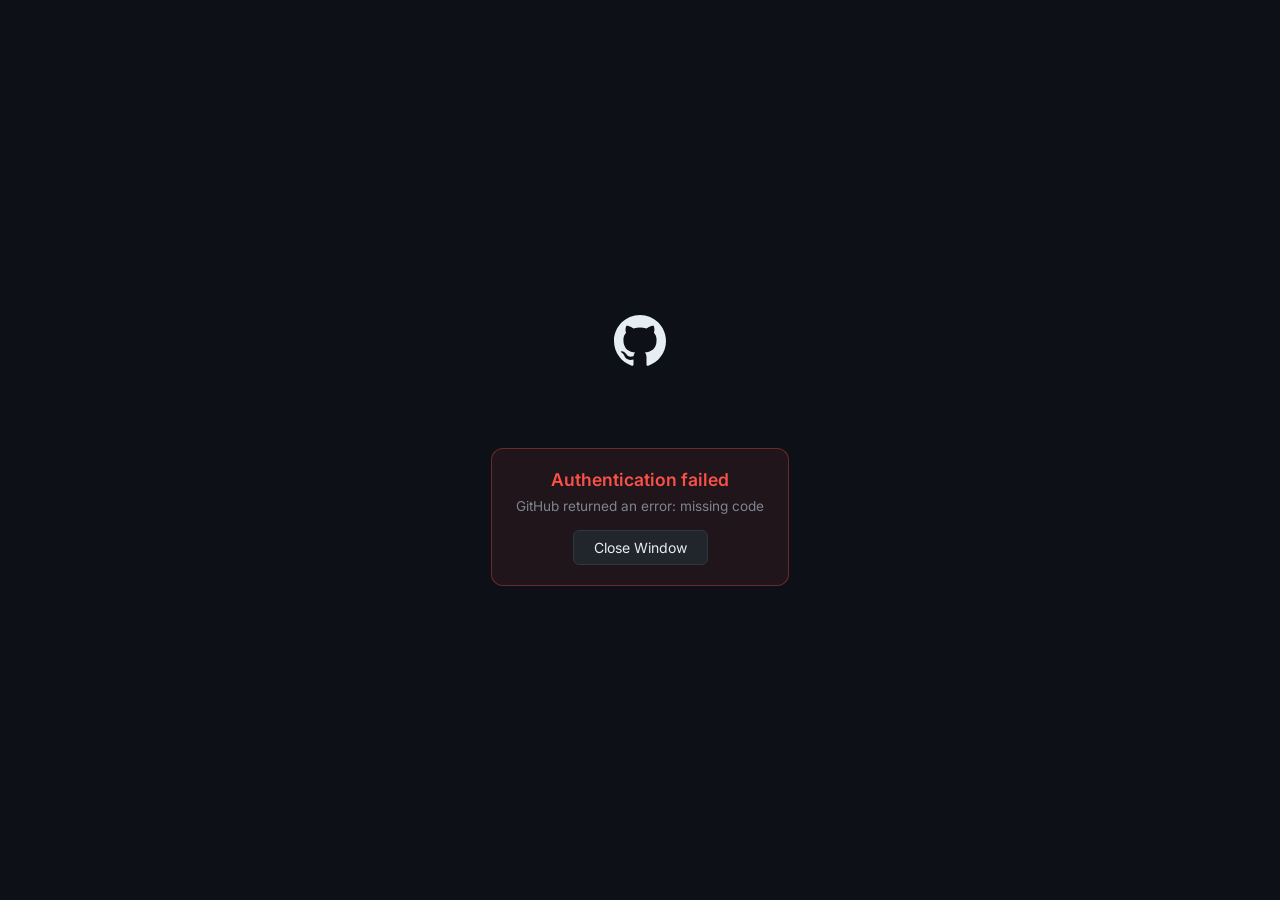
<file: oauth-github-callback.html>
<!DOCTYPE html>
<html lang="en">
<head>
    <meta charset="UTF-8" />
    <link rel="icon" type="image/png" href="images/logo.png" />
    <link rel="apple-touch-icon" href="images/logo.png" />
    <meta name="viewport" content="width=device-width, initial-scale=1.0" />
    <title>Connecting to GitHub…</title>
    <link href="https://fonts.googleapis.com/css2?family=Inter:wght@400;500;600&display=swap" rel="stylesheet" />
    <style>
        * { margin: 0; padding: 0; box-sizing: border-box; }

        body {
            font-family: 'Inter', sans-serif;
            background: #0d1117;
            color: #e6edf3;
            min-height: 100vh;
            display: flex;
            align-items: center;
            justify-content: center;
            flex-direction: column;
            gap: 24px;
            padding: 32px;
        }

        .gh-mark svg { width: 52px; height: 52px; fill: #e6edf3; }

        .spinner-wrap {
            display: flex; flex-direction: column;
            align-items: center; gap: 16px;
        }

        .spinner {
            width: 40px; height: 40px;
            border: 3px solid #30363d;
            border-top-color: #238636;
            border-radius: 50%;
            animation: spin .75s linear infinite;
        }
        @keyframes spin { to { transform: rotate(360deg); } }

        h2 { font-size: 1.1rem; font-weight: 600; color: #e6edf3; }
        p  { font-size: .85rem; color: #7d8590; text-align: center; max-width: 300px; }

        .status-badge {
            display: inline-flex; align-items: center; gap: 8px;
            background: rgba(35,134,54,.12);
            border: 1px solid rgba(35,134,54,.35);
            border-radius: 20px;
            padding: 6px 14px;
            font-size: .8rem; color: #3fb950;
            opacity: 0; transform: translateY(6px);
            transition: opacity .4s, transform .4s;
        }
        .status-badge.show { opacity: 1; transform: translateY(0); }
        .dot { width: 7px; height: 7px; border-radius: 50%; background: #3fb950; animation: pulse 1.2s ease infinite; }
        @keyframes pulse { 0%,100%{opacity:1} 50%{opacity:.4} }

        /* Error state */
        .error-card {
            display: none;
            background: rgba(248,81,73,.08);
            border: 1px solid rgba(248,81,73,.35);
            border-radius: 12px;
            padding: 20px 24px;
            text-align: center;
            max-width: 340px;
        }
        .error-card h2 { color: #f85149; margin-bottom: 8px; }
        .error-card p  { color: #7d8590; margin-bottom: 16px; }
        .retry-btn {
            background: #21262d; border: 1px solid #30363d;
            border-radius: 6px; padding: 8px 20px;
            color: #e6edf3; font-size: .875rem; cursor: pointer;
            font-family: inherit;
        }
        .retry-btn:hover { background: #30363d; }
    </style>
</head>
<body>

    <div class="gh-mark">
        <svg viewBox="0 0 24 24"><path d="M12 0C5.374 0 0 5.373 0 12c0 5.302 3.438 9.8 8.207 11.387.599.111.793-.261.793-.577v-2.234c-3.338.726-4.033-1.416-4.033-1.416-.546-1.387-1.333-1.756-1.333-1.756-1.089-.745.083-.729.083-.729 1.205.084 1.839 1.237 1.839 1.237 1.07 1.834 2.807 1.304 3.492.997.107-.775.418-1.305.762-1.604-2.665-.305-5.467-1.334-5.467-5.931 0-1.311.469-2.381 1.236-3.221-.124-.303-.535-1.524.117-3.176 0 0 1.008-.322 3.301 1.23A11.509 11.509 0 0112 5.803c1.02.005 2.047.138 3.006.404 2.291-1.552 3.297-1.23 3.297-1.23.653 1.653.242 2.874.118 3.176.77.84 1.235 1.911 1.235 3.221 0 4.609-2.807 5.624-5.479 5.921.43.372.823 1.102.823 2.222v3.293c0 .319.192.694.801.576C20.566 21.797 24 17.3 24 12c0-6.627-5.373-12-12-12z"/></svg>
    </div>

    <div class="spinner-wrap" id="loadingSection">
        <div class="spinner"></div>
        <h2 id="statusText">Authenticating with GitHub…</h2>
        <p id="statusSub">Please wait while we securely connect your account.</p>
    </div>

    <div class="status-badge" id="successBadge">
        <div class="dot"></div>
        Connected successfully
    </div>

    <div class="error-card" id="errorCard">
        <h2>Authentication failed</h2>
        <p id="errorMsg">Something went wrong. Please close this window and try again.</p>
        <button class="retry-btn" onclick="window.close()">Close Window</button>
    </div>

<script>
    (async function () {
        const params  = new URLSearchParams(window.location.search);
        const code    = params.get("code");
        const state   = params.get("state");
        const error   = params.get("error");

        // Decode role from state param
        let role = "employee";
        try {
            const decoded = atob(state || "");
            role = decoded.split(":")[0] || "employee";
        } catch (_) {}

        if (error || !code) {
            showError(error === "access_denied"
                ? "You cancelled the GitHub sign-in."
                : "GitHub returned an error: " + (error || "missing code"));
            return;
        }

        // ── Exchange code for token via our Netlify function ─────────────
        // The function keeps GITHUB_CLIENT_SECRET safely on the server.
        updateStatus("Exchanging authorization code…", "Securing your session…");

        let ghUser = null;
        try {
            const fnUrl = window.location.origin + "/api/github-oauth";
            const redirectUri = window.location.href.split("?")[0];

            const res = await fetch(fnUrl, {
                method: "POST",
                headers: { "Content-Type": "application/json" },
                body: JSON.stringify({ code, redirectUri })
            });

            if (res.ok) {
                const data = await res.json();
                if (!data.error) ghUser = data;
            }
        } catch (fetchErr) {
            console.warn("Netlify function call failed:", fetchErr);
        }


        // Fallback: use what we can infer (GitHub username from code isn't possible,
        // so we set a placeholder that the user can update in their profile)
        const userData = {
            name:   ghUser ? (ghUser.name   || ghUser.login) : "GitHub User",
            email:  ghUser ? (ghUser.email  || ghUser.login + "@github.com") : "github-user@github.com",
            avatar: ghUser ? (ghUser.name   || ghUser.login || "G")[0].toUpperCase() : "G",
            handle: ghUser ? ghUser.login   : "github-user",
            picture: ghUser ? ghUser.avatar_url : null
        };

        // ── Notify parent window ──────────────────────────────────────────
        updateStatus("Connected!", "Redirecting you to BenchBridge…");
        document.getElementById("successBadge").classList.add("show");
        document.getElementById("loadingSection").style.opacity = "0.4";

        setTimeout(() => {
            if (window.opener) {
                window.opener.postMessage(
                    { type: "GITHUB_OAUTH_SUCCESS", user: { ...userData, role } },
                    "*"
                );
                window.close();
            } else {
                // If opened directly (not as popup), redirect to login
                window.location.replace("login.html");
            }
        }, 1200);
    })();

    function updateStatus(title, sub) {
        const t = document.getElementById("statusText");
        const s = document.getElementById("statusSub");
        if (t) t.textContent = title;
        if (s) s.textContent = sub;
    }

    function showError(msg) {
        document.getElementById("loadingSection").style.display = "none";
        const card = document.getElementById("errorCard");
        card.style.display = "block";
        document.getElementById("errorMsg").textContent = msg;
    }
</script>

</body>
</html>
</file>
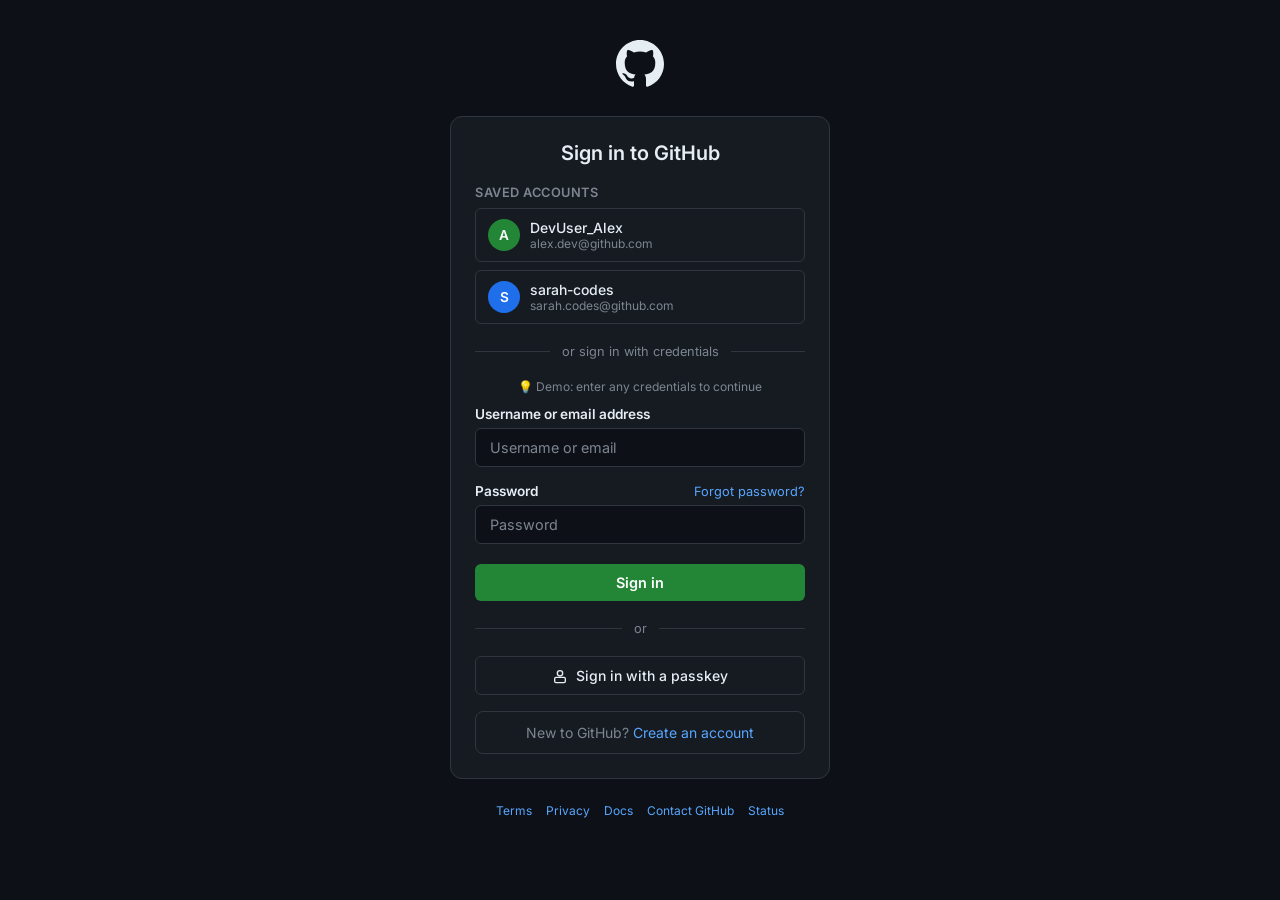
<file: oauth-github.html>
<!DOCTYPE html>
<html lang="en">
<head>
    <meta charset="UTF-8" />
    <link rel="icon" type="image/png" href="images/logo.png" />
    <link rel="apple-touch-icon" href="images/logo.png" />
    <meta name="viewport" content="width=device-width, initial-scale=1.0" />
    <title>Sign in to GitHub</title>
    <link rel="preconnect" href="https://fonts.googleapis.com" />
    <link href="https://fonts.googleapis.com/css2?family=Inter:wght@400;500;600&display=swap" rel="stylesheet" />
    <style>
        * { margin: 0; padding: 0; box-sizing: border-box; }

        :root {
            --bg: #0d1117;
            --surface: #161b22;
            --border: #30363d;
            --text: #e6edf3;
            --muted: #7d8590;
            --accent: #238636;
            --accent-hover: #2ea043;
            --blue: #58a6ff;
            --danger: #f85149;
        }

        body {
            font-family: 'Inter', -apple-system, BlinkMacSystemFont, 'Segoe UI', sans-serif;
            background: var(--bg);
            color: var(--text);
            min-height: 100vh;
            display: flex;
            flex-direction: column;
            align-items: center;
            padding: 40px 16px;
        }

        /* GitHub logo */
        .gh-logo {
            margin-bottom: 24px;
        }
        .gh-logo svg { width: 48px; height: 48px; fill: #e6edf3; }

        .card {
            background: var(--surface);
            border: 1px solid var(--border);
            border-radius: 12px;
            width: 100%;
            max-width: 380px;
            padding: 24px;
            animation: fadeUp .25s ease;
        }

        @keyframes fadeUp {
            from { opacity: 0; transform: translateY(10px); }
            to   { opacity: 1; transform: translateY(0); }
        }

        h1 {
            font-size: 1.25rem;
            font-weight: 600;
            text-align: center;
            margin-bottom: 20px;
            color: var(--text);
        }

        .field-group { margin-bottom: 16px; }
        .field-group label {
            display: block;
            font-size: .85rem;
            font-weight: 600;
            margin-bottom: 6px;
            color: var(--text);
        }
        .field-group input {
            width: 100%;
            padding: 10px 14px;
            background: var(--bg);
            border: 1px solid var(--border);
            border-radius: 6px;
            color: var(--text);
            font-size: .9rem;
            font-family: inherit;
            outline: none;
            transition: border-color .2s, box-shadow .2s;
        }
        .field-group input:focus {
            border-color: var(--blue);
            box-shadow: 0 0 0 3px rgba(88,166,255,.15);
        }
        .field-group input::placeholder { color: var(--muted); }

        .forgot-row {
            display: flex; justify-content: space-between;
            align-items: center; margin-bottom: 6px;
        }
        .forgot-row label { margin-bottom: 0; }
        .forgot-link { font-size: .8rem; color: var(--blue); text-decoration: none; }
        .forgot-link:hover { text-decoration: underline; }

        .sign-in-btn {
            width: 100%;
            padding: 10px;
            background: var(--accent);
            color: #fff;
            border: none; border-radius: 6px;
            font-size: .9rem; font-weight: 600;
            cursor: pointer;
            font-family: inherit;
            transition: background .2s, box-shadow .2s;
            margin-top: 4px;
        }
        .sign-in-btn:hover { background: var(--accent-hover); box-shadow: 0 2px 8px rgba(46,160,67,.3); }
        .sign-in-btn:disabled { background: #1a3626; color: #3d7a4a; cursor: not-allowed; box-shadow: none; }

        .divider {
            display: flex; align-items: center; gap: 12px;
            margin: 20px 0;
            font-size: .8rem; color: var(--muted);
        }
        .divider::before, .divider::after {
            content: ''; flex: 1;
            border-top: 1px solid var(--border);
        }

        /* Passkey btn */
        .passkey-btn {
            width: 100%; padding: 10px;
            background: transparent;
            border: 1px solid var(--border);
            border-radius: 6px;
            color: var(--text);
            font-size: .875rem; font-weight: 500;
            font-family: inherit;
            cursor: pointer;
            display: flex; align-items: center; justify-content: center; gap: 8px;
            transition: background .2s, border-color .2s;
        }
        .passkey-btn:hover { background: rgba(255,255,255,.05); border-color: #8b949e; }

        .create-row {
            border: 1px solid var(--border);
            border-radius: 8px;
            padding: 12px 16px;
            text-align: center;
            margin-top: 16px;
            font-size: .875rem; color: var(--muted);
        }
        .create-row a { color: var(--blue); text-decoration: none; }
        .create-row a:hover { text-decoration: underline; }

        .footer-links {
            display: flex; flex-wrap: wrap; justify-content: center;
            gap: 8px 14px;
            margin-top: 24px;
            font-size: .75rem;
        }
        .footer-links a { color: var(--blue); text-decoration: none; }
        .footer-links a:hover { text-decoration: underline; }

        /* Error */
        .error-banner {
            display: none;
            background: rgba(248,81,73,.12);
            border: 1px solid rgba(248,81,73,.4);
            border-radius: 6px;
            padding: 10px 14px;
            font-size: .85rem;
            color: var(--danger);
            margin-bottom: 16px;
        }
        .error-banner.show { display: block; }

        /* Loading overlay */
        #loadingOverlay {
            display: none;
            position: fixed; inset: 0;
            background: rgba(13,17,23,.85);
            align-items: center; justify-content: center;
            flex-direction: column; gap: 16px;
            z-index: 100;
        }
        #loadingOverlay.show { display: flex; }

        .spinner {
            width: 32px; height: 32px;
            border: 3px solid var(--border);
            border-top-color: var(--accent);
            border-radius: 50%;
            animation: spin .7s linear infinite;
        }
        @keyframes spin { to { transform: rotate(360deg); } }
        .loading-text { font-size: .875rem; color: var(--muted); }

        /* Saved accounts */
        .saved-accounts { margin-bottom: 16px; }
        .saved-accounts h2 { font-size: .8rem; font-weight: 600; color: var(--muted); margin-bottom: 8px; text-transform: uppercase; letter-spacing: .04em; }
        .saved-account-item {
            display: flex; align-items: center; gap: 10px;
            padding: 10px 12px;
            border-radius: 6px;
            cursor: pointer;
            border: 1px solid var(--border);
            margin-bottom: 8px;
            transition: background .15s, border-color .15s;
        }
        .saved-account-item:hover { background: rgba(255,255,255,.04); border-color: #8b949e; }
        .gh-avatar {
            width: 32px; height: 32px; border-radius: 50%;
            display: flex; align-items: center; justify-content: center;
            font-size: .85rem; font-weight: 600; color: #fff;
        }
        .gh-handle { font-size: .875rem; font-weight: 500; color: var(--text); }
        .gh-email { font-size: .75rem; color: var(--muted); }

        .demo-hint {
            font-size: .75rem; color: var(--muted);
            margin-bottom: 12px;
            text-align: center;
        }
    </style>
</head>
<body>

<!-- Loading Overlay -->
<div id="loadingOverlay">
    <div class="spinner"></div>
    <p class="loading-text">Authenticating with GitHub…</p>
</div>

<!-- GitHub Logo -->
<div class="gh-logo">
    <svg viewBox="0 0 24 24" xmlns="http://www.w3.org/2000/svg">
        <path d="M12 0C5.374 0 0 5.373 0 12c0 5.302 3.438 9.8 8.207 11.387.599.111.793-.261.793-.577v-2.234c-3.338.726-4.033-1.416-4.033-1.416-.546-1.387-1.333-1.756-1.333-1.756-1.089-.745.083-.729.083-.729 1.205.084 1.839 1.237 1.839 1.237 1.07 1.834 2.807 1.304 3.492.997.107-.775.418-1.305.762-1.604-2.665-.305-5.467-1.334-5.467-5.931 0-1.311.469-2.381 1.236-3.221-.124-.303-.535-1.524.117-3.176 0 0 1.008-.322 3.301 1.23A11.509 11.509 0 0112 5.803c1.02.005 2.047.138 3.006.404 2.291-1.552 3.297-1.23 3.297-1.23.653 1.653.242 2.874.118 3.176.77.84 1.235 1.911 1.235 3.221 0 4.609-2.807 5.624-5.479 5.921.43.372.823 1.102.823 2.222v3.293c0 .319.192.694.801.576C20.566 21.797 24 17.3 24 12c0-6.627-5.373-12-12-12z"/>
    </svg>
</div>

<div class="card">
    <h1>Sign in to GitHub</h1>

    <!-- Saved accounts -->
    <div class="saved-accounts">
        <h2>Saved accounts</h2>
        <div class="saved-account-item" data-name="DevUser_Alex" data-email="alex.dev@github.com" data-color="#238636">
            <div class="gh-avatar" style="background:#238636;">A</div>
            <div>
                <p class="gh-handle">DevUser_Alex</p>
                <p class="gh-email">alex.dev@github.com</p>
            </div>
        </div>
        <div class="saved-account-item" data-name="sarah-codes" data-email="sarah.codes@github.com" data-color="#1f6feb">
            <div class="gh-avatar" style="background:#1f6feb;">S</div>
            <div>
                <p class="gh-handle">sarah-codes</p>
                <p class="gh-email">sarah.codes@github.com</p>
            </div>
        </div>
    </div>

    <div class="divider">or sign in with credentials</div>

    <div class="error-banner" id="errorBanner">
        Incorrect username or password. <a href="#">Reset your password</a>.
    </div>

    <p class="demo-hint">💡 Demo: enter any credentials to continue</p>

    <div class="field-group">
        <label for="usernameInput">Username or email address</label>
        <input type="text" id="usernameInput" placeholder="Username or email" autocomplete="username" />
    </div>

    <div class="field-group">
        <div class="forgot-row">
            <label for="passwordInput">Password</label>
            <a href="#" class="forgot-link">Forgot password?</a>
        </div>
        <input type="password" id="passwordInput" placeholder="Password" autocomplete="current-password" />
    </div>

    <button class="sign-in-btn" id="signInBtn">Sign in</button>

    <div class="divider">or</div>

    <button class="passkey-btn" id="passkeyBtn">
        <svg width="16" height="16" viewBox="0 0 24 24" fill="none" stroke="currentColor" stroke-width="2">
            <circle cx="12" cy="8" r="4"/><rect x="4" y="14" width="16" height="8" rx="2"/>
        </svg>
        Sign in with a passkey
    </button>

    <div class="create-row">
        New to GitHub? <a href="#">Create an account</a>
    </div>
</div>

<div class="footer-links">
    <a href="#">Terms</a>
    <a href="#">Privacy</a>
    <a href="#">Docs</a>
    <a href="#">Contact GitHub</a>
    <a href="#">Status</a>
</div>

<script>
    const params = new URLSearchParams(window.location.search);
    const role = params.get("role") || "employee";

    // Saved account quick-click
    document.querySelectorAll(".saved-account-item").forEach(item => {
        item.addEventListener("click", () => {
            completeAuth({
                name:   item.dataset.name,
                email:  item.dataset.email,
                color:  item.dataset.color,
                handle: item.dataset.name
            });
        });
    });

    // Passkey button (simulated)
    document.getElementById("passkeyBtn").addEventListener("click", () => {
        completeAuth({
            name:   "passkey-user",
            email:  "passkey@github.com",
            color:  "#8250df",
            handle: "passkey-user"
        });
    });

    // Manual sign in
    document.getElementById("passwordInput").addEventListener("keydown", e => {
        if (e.key === "Enter") attemptSignIn();
    });
    document.getElementById("usernameInput").addEventListener("keydown", e => {
        if (e.key === "Enter") document.getElementById("passwordInput").focus();
    });
    document.getElementById("signInBtn").addEventListener("click", attemptSignIn);

    function attemptSignIn() {
        const username = document.getElementById("usernameInput").value.trim();
        const password = document.getElementById("passwordInput").value;

        if (!username || !password) {
            document.getElementById("errorBanner").classList.add("show");
            document.getElementById("errorBanner").textContent = "Please enter your username and password.";
            return;
        }

        document.getElementById("errorBanner").classList.remove("show");

        const displayName = username.includes("@")
            ? username.split("@")[0].replace(/[._]/g, " ").replace(/\b\w/g, c => c.toUpperCase())
            : username;

        completeAuth({
            name:   displayName,
            email:  username.includes("@") ? username : username + "@github.com",
            color:  "#238636",
            handle: username
        });
    }

    function completeAuth(userData) {
        document.getElementById("loadingOverlay").classList.add("show");

        setTimeout(() => {
            const payload = {
                provider: "GitHub",
                name:     userData.name,
                email:    userData.email,
                avatar:   userData.name[0].toUpperCase(),
                color:    userData.color,
                handle:   userData.handle,
                role:     role
            };

            if (window.opener) {
                window.opener.postMessage({ type: "OAUTH_SUCCESS", provider: "GitHub", user: payload }, "*");
                window.close();
            }
        }, 1600);
    }
</script>

</body>
</html>
</file>
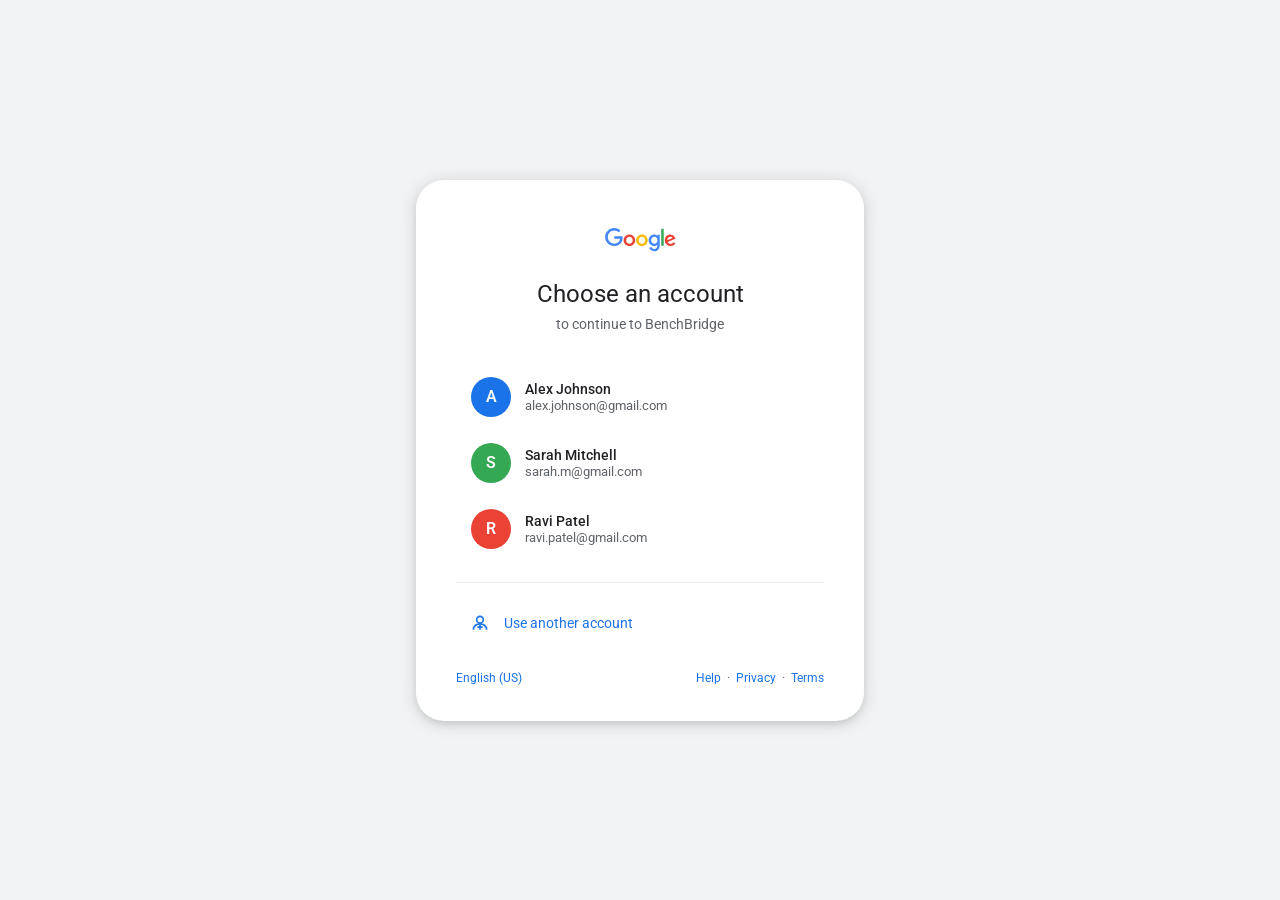
<file: oauth-google.html>
<!DOCTYPE html>
<html lang="en">
<head>
    <meta charset="UTF-8" />
    <link rel="icon" type="image/png" href="images/logo.png" />
    <link rel="apple-touch-icon" href="images/logo.png" />
    <meta name="viewport" content="width=device-width, initial-scale=1.0" />
    <title>Sign in – Google Accounts</title>
    <link rel="preconnect" href="https://fonts.googleapis.com" />
    <link rel="preconnect" href="https://fonts.gstatic.com" crossorigin />
    <link href="https://fonts.googleapis.com/css2?family=Google+Sans:wght@400;500;600&family=Roboto:wght@400;500&display=swap" rel="stylesheet" />
    <style>
        * { margin: 0; padding: 0; box-sizing: border-box; }

        body {
            font-family: 'Google Sans', 'Roboto', sans-serif;
            background: #f1f3f4;
            min-height: 100vh;
            display: flex;
            align-items: center;
            justify-content: center;
        }

        .card {
            background: #fff;
            border-radius: 28px;
            box-shadow: 0 2px 18px rgba(0,0,0,.14), 0 4px 6px rgba(0,0,0,.08);
            width: 448px;
            padding: 48px 40px 36px;
            animation: fadeUp .25s ease;
        }

        @keyframes fadeUp {
            from { opacity: 0; transform: translateY(12px); }
            to   { opacity: 1; transform: translateY(0); }
        }

        /* Google logo */
        .google-logo {
            display: flex;
            justify-content: center;
            margin-bottom: 28px;
        }
        .google-logo svg { width: 75px; height: 24px; }

        h1 {
            font-size: 1.5rem;
            font-weight: 400;
            color: #202124;
            text-align: center;
            margin-bottom: 8px;
        }
        .subtitle {
            font-size: .875rem;
            color: #5f6368;
            text-align: center;
            margin-bottom: 32px;
        }

        /* Account picker */
        .account-list { list-style: none; }

        .account-item {
            display: flex;
            align-items: center;
            gap: 14px;
            padding: 12px 14px;
            border-radius: 12px;
            cursor: pointer;
            transition: background .15s;
            border: 1.5px solid transparent;
        }
        .account-item:hover { background: #f8f9fa; }
        .account-item.selected { border-color: #1a73e8; background: #e8f0fe; }

        .avatar {
            width: 40px; height: 40px;
            border-radius: 50%;
            display: flex; align-items: center; justify-content: center;
            font-size: 1rem; font-weight: 600; color: #fff;
            flex-shrink: 0;
        }

        .acc-info .name { font-size: .9rem; font-weight: 500; color: #202124; }
        .acc-info .email { font-size: .8rem; color: #5f6368; }

        .divider {
            border: 0; border-top: 1px solid #e8eaed;
            margin: 20px 0;
        }

        .add-account {
            display: flex; align-items: center; gap: 14px;
            padding: 10px 14px;
            border-radius: 12px;
            cursor: pointer;
            font-size: .875rem; color: #1a73e8;
            transition: background .15s;
        }
        .add-account:hover { background: #f8f9fa; }
        .add-account svg { width: 20px; height: 20px; }

        /* Password step */
        #step-password { display: none; }

        .back-btn {
            display: inline-flex; align-items: center; gap: 6px;
            background: none; border: none; cursor: pointer;
            font-size: .85rem; color: #1a73e8;
            margin-bottom: 24px;
        }

        .profile-summary {
            display: flex; align-items: center; gap: 12px;
            padding: 10px 0 20px;
        }
        .profile-avatar {
            width: 36px; height: 36px; border-radius: 50%;
            display: flex; align-items: center; justify-content: center;
            font-size: .9rem; font-weight: 600; color: #fff;
        }

        .field-wrap { position: relative; margin-bottom: 24px; }
        .field-wrap input {
            width: 100%;
            padding: 14px 16px;
            border: 1.5px solid #dadce0;
            border-radius: 4px;
            font-size: 1rem;
            font-family: inherit;
            outline: none;
            transition: border-color .2s, box-shadow .2s;
            background: transparent;
            color: #202124;
        }
        .field-wrap input:focus {
            border-color: #1a73e8;
            box-shadow: 0 0 0 2px rgba(26,115,232,.15);
        }
        .field-wrap label {
            position: absolute; top: 50%; left: 16px;
            transform: translateY(-50%);
            font-size: 1rem; color: #5f6368;
            pointer-events: none;
            transition: all .15s;
            background: #fff; padding: 0 4px;
        }
        .field-wrap input:focus ~ label,
        .field-wrap input:not(:placeholder-shown) ~ label {
            top: 0; font-size: .75rem; color: #1a73e8;
        }

        .actions {
            display: flex; align-items: center; justify-content: space-between;
            margin-top: 8px;
        }
        .forgot-link { font-size: .85rem; color: #1a73e8; text-decoration: none; }
        .forgot-link:hover { text-decoration: underline; }

        .next-btn {
            background: #1a73e8; color: #fff;
            border: none; border-radius: 4px;
            padding: 10px 24px;
            font-size: .9rem; font-weight: 500;
            cursor: pointer;
            transition: background .2s, box-shadow .2s;
            font-family: inherit;
        }
        .next-btn:hover { background: #1557b0; box-shadow: 0 2px 8px rgba(26,115,232,.35); }
        .next-btn:disabled { background: #dadce0; color: #bdc1c6; cursor: not-allowed; box-shadow: none; }

        /* Loading overlay */
        #loadingOverlay {
            display: none;
            position: fixed; inset: 0;
            background: rgba(255,255,255,.85);
            align-items: center; justify-content: center;
            flex-direction: column; gap: 16px;
            z-index: 100;
            border-radius: 28px;
        }
        #loadingOverlay.show { display: flex; }

        .spinner {
            width: 36px; height: 36px;
            border: 3px solid #e8eaed;
            border-top-color: #1a73e8;
            border-radius: 50%;
            animation: spin .7s linear infinite;
        }
        @keyframes spin { to { transform: rotate(360deg); } }
        .loading-text { font-size: .875rem; color: #5f6368; }

        /* Footer */
        .footer {
            display: flex; justify-content: space-between;
            margin-top: 28px;
            font-size: .75rem; color: #5f6368;
        }
        .footer a { color: #1a73e8; text-decoration: none; }
        .footer a:hover { text-decoration: underline; }

        .error-msg {
            color: #c5221f; font-size: .8rem;
            margin-top: 6px; display: none;
        }
        .error-msg.show { display: block; }
    </style>
</head>
<body>

<div class="card" style="position:relative;">

    <!-- Loading Overlay -->
    <div id="loadingOverlay">
        <div class="spinner"></div>
        <p class="loading-text">Signing you in…</p>
    </div>

    <!-- Google Logo -->
    <div class="google-logo">
        <svg viewBox="0 0 272 92" xmlns="http://www.w3.org/2000/svg">
            <path d="M115.75 47.18c0 12.77-9.99 22.18-22.25 22.18s-22.25-9.41-22.25-22.18C71.25 34.32 81.24 25 93.5 25s22.25 9.32 22.25 22.18zm-9.74 0c0-7.98-5.79-13.44-12.51-13.44S80.99 39.2 80.99 47.18c0 7.9 5.79 13.44 12.51 13.44s12.51-5.55 12.51-13.44z" fill="#EA4335"/>
            <path d="M163.75 47.18c0 12.77-9.99 22.18-22.25 22.18s-22.25-9.41-22.25-22.18c0-12.85 9.99-22.18 22.25-22.18s22.25 9.32 22.25 22.18zm-9.74 0c0-7.98-5.79-13.44-12.51-13.44s-12.51 5.46-12.51 13.44c0 7.9 5.79 13.44 12.51 13.44s12.51-5.55 12.51-13.44z" fill="#FBBC05"/>
            <path d="M209.75 26.34v39.82c0 16.38-9.66 23.07-21.08 23.07-10.75 0-17.22-7.19-19.66-13.07l8.48-3.53c1.51 3.61 5.21 7.87 11.17 7.87 7.31 0 11.84-4.51 11.84-13v-3.19h-.34c-2.18 2.69-6.38 5.04-11.68 5.04-11.09 0-21.25-9.66-21.25-22.09 0-12.52 10.16-22.26 21.25-22.26 5.29 0 9.49 2.35 11.68 4.96h.34v-3.61h9.25zm-8.56 20.92c0-7.81-5.21-13.52-11.84-13.52-6.72 0-12.35 5.71-12.35 13.52 0 7.73 5.63 13.36 12.35 13.36 6.63 0 11.84-5.63 11.84-13.36z" fill="#4285F4"/>
            <path d="M225 3v65h-9.5V3h9.5z" fill="#34A853"/>
            <path d="M262.02 54.48l7.56 5.04c-2.44 3.61-8.32 9.83-18.48 9.83-12.6 0-22.01-9.74-22.01-22.18 0-13.19 9.49-22.18 20.92-22.18 11.51 0 17.14 9.16 18.98 14.11l1.01 2.52-29.65 12.28c2.27 4.45 5.8 6.72 10.75 6.72 4.96 0 8.4-2.44 10.92-6.14zm-23.27-7.98l19.82-8.23c-1.09-2.77-4.37-4.7-8.23-4.7-4.95 0-11.84 4.37-11.59 12.93z" fill="#EA4335"/>
            <path d="M35.29 41.41V32H67c.31 1.64.47 3.58.47 5.68 0 7.06-1.93 15.79-8.15 22.01-6.05 6.3-13.78 9.66-24.02 9.66C16.32 69.35.36 53.89.36 34.91.36 15.93 16.32.47 35.3.47c10.5 0 17.98 4.12 23.6 9.49l-6.64 6.64c-4.03-3.78-9.49-6.72-16.97-6.72-13.86 0-24.7 11.17-24.7 25.03 0 13.86 10.84 25.03 24.7 25.03 8.99 0 14.11-3.61 17.39-6.89 2.66-2.66 4.41-6.46 5.1-11.65H35.29z" fill="#4285F4"/>
        </svg>
    </div>

    <!-- STEP 1: Choose Account -->
    <div id="step-account">
        <h1>Choose an account</h1>
        <p class="subtitle">to continue to BenchBridge</p>

        <ul class="account-list" id="accountList">
            <li class="account-item" data-name="Alex Johnson" data-email="alex.johnson@gmail.com" data-color="#1a73e8">
                <div class="avatar" style="background:#1a73e8;">A</div>
                <div class="acc-info">
                    <p class="name">Alex Johnson</p>
                    <p class="email">alex.johnson@gmail.com</p>
                </div>
            </li>
            <li class="account-item" data-name="Sarah Mitchell" data-email="sarah.m@gmail.com" data-color="#34a853">
                <div class="avatar" style="background:#34a853;">S</div>
                <div class="acc-info">
                    <p class="name">Sarah Mitchell</p>
                    <p class="email">sarah.m@gmail.com</p>
                </div>
            </li>
            <li class="account-item" data-name="Ravi Patel" data-email="ravi.patel@gmail.com" data-color="#ea4335">
                <div class="avatar" style="background:#ea4335;">R</div>
                <div class="acc-info">
                    <p class="name">Ravi Patel</p>
                    <p class="email">ravi.patel@gmail.com</p>
                </div>
            </li>
        </ul>

        <hr class="divider" />

        <div class="add-account" id="useAnotherAccount">
            <svg viewBox="0 0 24 24" fill="none" stroke="#1a73e8" stroke-width="2">
                <circle cx="12" cy="8" r="4"/><path d="M4 20c0-4 3.6-7 8-7s8 3 8 7"/>
                <path d="M12 14v6m-3-3h6" stroke="#1a73e8"/>
            </svg>
            Use another account
        </div>

        <div class="footer">
            <a href="#">English (US)</a>
            <span>
                <a href="#">Help</a> &nbsp;·&nbsp;
                <a href="#">Privacy</a> &nbsp;·&nbsp;
                <a href="#">Terms</a>
            </span>
        </div>
    </div>

    <!-- STEP 2: Enter Password -->
    <div id="step-password">
        <button class="back-btn" id="backBtn">
            <svg width="18" height="18" viewBox="0 0 24 24" fill="none" stroke="#1a73e8" stroke-width="2.5">
                <path d="M15 18l-6-6 6-6"/>
            </svg>
            Back
        </button>

        <div class="profile-summary" id="profileSummary">
            <div class="profile-avatar" id="profileAvatar"></div>
            <div>
                <p style="font-size:.9rem;font-weight:500;color:#202124;" id="profileName"></p>
                <p style="font-size:.8rem;color:#5f6368;" id="profileEmail"></p>
            </div>
        </div>

        <h1 style="font-size:1.25rem;margin-bottom:6px;">Welcome</h1>
        <p class="subtitle" style="margin-bottom:24px;">Enter your password to continue</p>

        <div class="field-wrap">
            <input type="password" id="passwordInput" placeholder=" " autocomplete="current-password" />
            <label for="passwordInput">Enter your password</label>
        </div>
        <p class="error-msg" id="errorMsg">Wrong password. Try again or click "Forgot password".</p>

        <div class="actions">
            <a href="#" class="forgot-link">Forgot password?</a>
            <button class="next-btn" id="signInBtn">Next</button>
        </div>

        <div class="footer" style="margin-top:32px;">
            <a href="#">English (US)</a>
            <span>
                <a href="#">Help</a> &nbsp;·&nbsp;
                <a href="#">Privacy</a> &nbsp;·&nbsp;
                <a href="#">Terms</a>
            </span>
        </div>
    </div>

</div>

<script>
    const CORRECT_PASSWORD = "password123"; // Demo password hint shown below field
    let selectedAccount = null;

    // Get role from opener's URL params if any
    const params = new URLSearchParams(window.location.search);
    const role = params.get("role") || "employee";

    // Account selection
    document.querySelectorAll(".account-item").forEach(item => {
        item.addEventListener("click", () => {
            selectedAccount = {
                name:  item.dataset.name,
                email: item.dataset.email,
                color: item.dataset.color
            };
            showPasswordStep();
        });
    });

    document.getElementById("useAnotherAccount").addEventListener("click", () => {
        // Prompt for custom email
        const email = prompt("Enter your Google account email:");
        if (email && email.includes("@")) {
            selectedAccount = {
                name:  email.split("@")[0].replace(/[._]/g, " ").replace(/\b\w/g, c => c.toUpperCase()),
                email: email,
                color: "#1a73e8"
            };
            showPasswordStep();
        }
    });

    function showPasswordStep() {
        document.getElementById("step-account").style.display = "none";
        document.getElementById("step-password").style.display = "block";

        document.getElementById("profileName").textContent = selectedAccount.name;
        document.getElementById("profileEmail").textContent = selectedAccount.email;
        document.getElementById("profileAvatar").textContent = selectedAccount.name[0].toUpperCase();
        document.getElementById("profileAvatar").style.background = selectedAccount.color;

        // Show hint
        const hint = document.createElement("p");
        hint.style.cssText = "font-size:.75rem;color:#5f6368;margin-top:-16px;margin-bottom:16px;";
        hint.textContent = "Demo: type any password to continue";
        document.getElementById("errorMsg").before(hint);

        document.getElementById("passwordInput").focus();
    }

    document.getElementById("backBtn").addEventListener("click", () => {
        document.getElementById("step-password").style.display = "none";
        document.getElementById("step-account").style.display = "block";
        document.getElementById("errorMsg").classList.remove("show");
        document.getElementById("passwordInput").value = "";
    });

    document.getElementById("passwordInput").addEventListener("keydown", e => {
        if (e.key === "Enter") signIn();
    });

    document.getElementById("signInBtn").addEventListener("click", signIn);

    function signIn() {
        const pw = document.getElementById("passwordInput").value;
        if (!pw || pw.length < 1) {
            document.getElementById("errorMsg").textContent = "Please enter a password.";
            document.getElementById("errorMsg").classList.add("show");
            return;
        }

        document.getElementById("errorMsg").classList.remove("show");

        // Show loading overlay
        document.getElementById("loadingOverlay").classList.add("show");

        setTimeout(() => {
            const userData = {
                provider: "Google",
                name: selectedAccount.name,
                email: selectedAccount.email,
                avatar: selectedAccount.name[0].toUpperCase(),
                color: selectedAccount.color,
                role: role
            };

            // Send back to parent via postMessage
            if (window.opener) {
                window.opener.postMessage({ type: "OAUTH_SUCCESS", provider: "Google", user: userData }, "*");
                window.close();
            }
        }, 1800);
    }
</script>

</body>
</html>
</file>
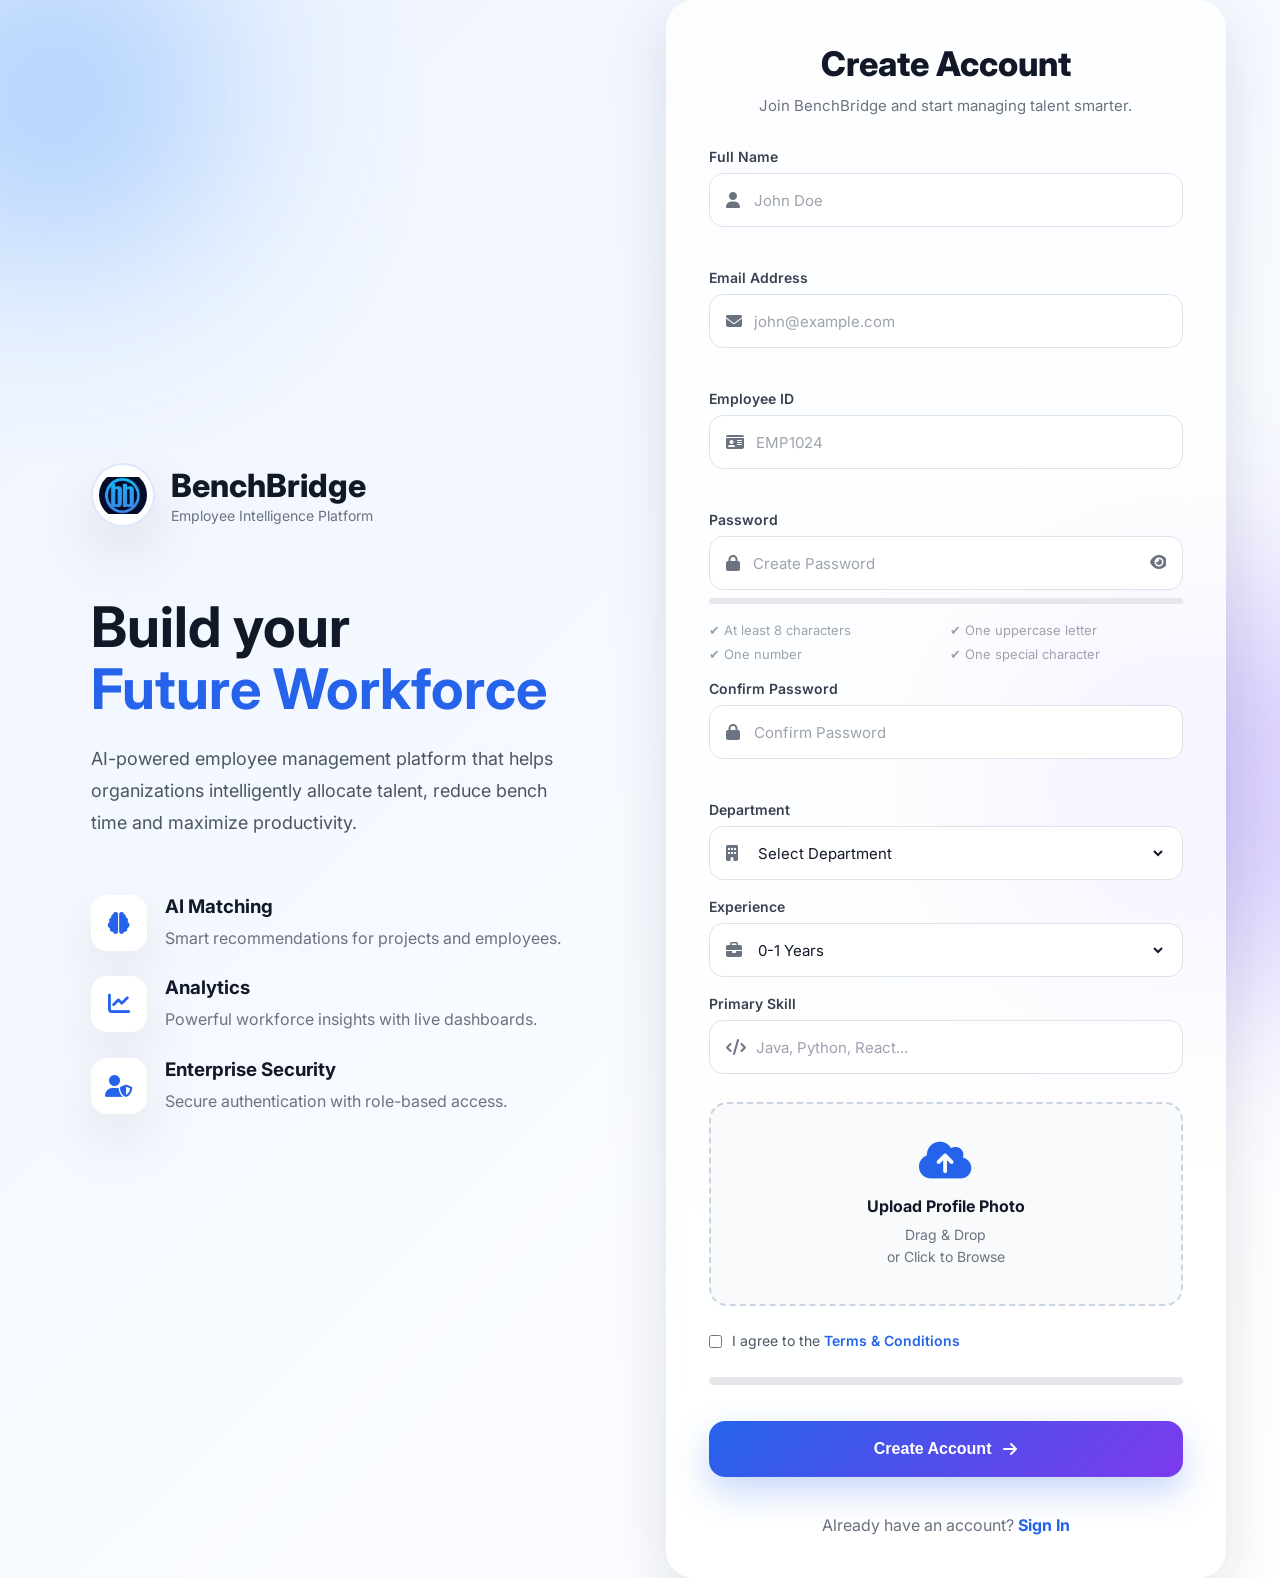
<file: register.html>
<!DOCTYPE html>
<html lang="en">

<head>
    <meta charset="UTF-8">
    <meta name="viewport" content="width=device-width, initial-scale=1.0">
    <title>BenchBridge | Register</title>

    <link rel="stylesheet" href="css/register.css">

    <link rel="preconnect" href="https://fonts.googleapis.com">
    <link rel="preconnect" href="https://fonts.gstatic.com" crossorigin>

    <link href="https://fonts.googleapis.com/css2?family=Inter:wght@300;400;500;600;700;800&display=swap"
        rel="stylesheet">

    <link rel="stylesheet"
        href="https://cdnjs.cloudflare.com/ajax/libs/font-awesome/6.7.2/css/all.min.css">
</head>

<body>

<div class="background-blur blur1"></div>
<div class="background-blur blur2"></div>

<div class="container">

    <!-- LEFT PANEL -->

    <section class="left-panel">

        <div class="logo">

            <div class="logo-icon">
                <img src="images/logo.png" alt="BenchBridge logo" />
            </div>

            <div>
                <h2>BenchBridge</h2>
                <span>Employee Intelligence Platform</span>
            </div>

        </div>

        <div class="hero">

            <h1>
                Build your
                <span>Future Workforce</span>
            </h1>

            <p>

                AI-powered employee management platform that helps organizations
                intelligently allocate talent, reduce bench time and maximize
                productivity.

            </p>

        </div>

        <div class="feature-list">

            <div class="feature">

                <i class="fa-solid fa-brain"></i>

                <div>

                    <h3>AI Matching</h3>

                    <p>
                        Smart recommendations for projects and employees.
                    </p>

                </div>

            </div>

            <div class="feature">

                <i class="fa-solid fa-chart-line"></i>

                <div>

                    <h3>Analytics</h3>

                    <p>
                        Powerful workforce insights with live dashboards.
                    </p>

                </div>

            </div>

            <div class="feature">

                <i class="fa-solid fa-user-shield"></i>

                <div>

                    <h3>Enterprise Security</h3>

                    <p>
                        Secure authentication with role-based access.
                    </p>

                </div>

            </div>

        </div>

    </section>

    <!-- RIGHT PANEL -->

    <section class="right-panel">

        <div class="form-card">

            <div class="card-header">

                <h2>Create Account</h2>

                <p>
                    Join BenchBridge and start managing talent smarter.
                </p>

            </div>

            <form id="registerForm">

                <div class="input-group">

                    <label>

                        Full Name

                    </label>

                    <div class="input-box">

                        <i class="fa-solid fa-user"></i>

                        <input
                            type="text"
                            id="name"
                            placeholder="John Doe"
                            required>

                    </div>

                    <small class="error"></small>

                </div>

                <div class="input-group">

                    <label>

                        Email Address

                    </label>

                    <div class="input-box">

                        <i class="fa-solid fa-envelope"></i>

                        <input
                            type="email"
                            id="email"
                            placeholder="john@example.com"
                            required>

                    </div>

                    <small class="error"></small>

                </div>

                <div class="input-group">

                    <label>

                        Employee ID

                    </label>

                    <div class="input-box">

                        <i class="fa-solid fa-id-card"></i>

                        <input
                            type="text"
                            id="empId"
                            placeholder="EMP1024"
                            required>

                    </div>

                    <small class="error"></small>

                </div>
                                <!-- Password -->

                <div class="input-group">

                    <label>Password</label>

                    <div class="input-box">

                        <i class="fa-solid fa-lock"></i>

                        <input
                            type="password"
                            id="password"
                            placeholder="Create Password"
                            required>

                        <button
                            type="button"
                            class="toggle-password">

                            <i class="fa-solid fa-eye"></i>

                        </button>

                    </div>

                    <div class="strength-meter">

                        <div class="strength-fill"></div>

                    </div>

                    <ul class="password-rules">

                        <li id="rule-length">
                            ✔ At least 8 characters
                        </li>

                        <li id="rule-upper">
                            ✔ One uppercase letter
                        </li>

                        <li id="rule-number">
                            ✔ One number
                        </li>

                        <li id="rule-special">
                            ✔ One special character
                        </li>

                    </ul>

                </div>

                <!-- Confirm Password -->

                <div class="input-group">

                    <label>Confirm Password</label>

                    <div class="input-box">

                        <i class="fa-solid fa-lock"></i>

                        <input
                            type="password"
                            id="confirmPassword"
                            placeholder="Confirm Password"
                            required>

                    </div>

                    <small class="error"></small>

                </div>

                <!-- Department -->

                <div class="input-group">

                    <label>Department</label>

                    <div class="input-box">

                        <i class="fa-solid fa-building"></i>

                        <select id="department">

                            <option value="">
                                Select Department
                            </option>

                            <option>AI & Data Science</option>

                            <option>Web Development</option>

                            <option>Cloud Computing</option>

                            <option>Cyber Security</option>

                            <option>DevOps</option>

                            <option>Testing</option>

                        </select>

                    </div>

                </div>

                <!-- Experience -->

                <div class="input-group">

                    <label>Experience</label>

                    <div class="input-box">

                        <i class="fa-solid fa-briefcase"></i>

                        <select id="experience">

                            <option>0-1 Years</option>

                            <option>1-3 Years</option>

                            <option>3-5 Years</option>

                            <option>5-10 Years</option>

                            <option>10+ Years</option>

                        </select>

                    </div>

                </div>

                <!-- Skills -->

                <div class="input-group">

                    <label>Primary Skill</label>

                    <div class="input-box">

                        <i class="fa-solid fa-code"></i>

                        <input
                            type="text"
                            id="skills"
                            placeholder="Java, Python, React...">

                    </div>

                </div>

                <!-- Profile Upload -->

                <div class="upload-area"
                     id="uploadArea">

                    <input
                        type="file"
                        id="profileImage"
                        hidden>

                    <i class="fa-solid fa-cloud-arrow-up"></i>

                    <h4>

                        Upload Profile Photo

                    </h4>

                    <p>

                        Drag & Drop
                        <br>
                        or Click to Browse

                    </p>

                </div>

                <!-- Terms -->

                <label class="terms">

                    <input
                        type="checkbox"
                        id="terms">

                    <span>

                        I agree to the

                        <a href="#"
                           id="termsBtn">

                            Terms &
                            Conditions

                        </a>

                    </span>

                </label>

                <!-- Progress -->

                <div class="form-progress">

                    <div
                        class="progress-fill"
                        id="progressFill">

                    </div>

                </div>

                <!-- Register Button -->

                <button
                    class="register-btn"
                    type="submit">

                    <span>

                        Create Account

                    </span>

                    <i class="fa-solid fa-arrow-right"></i>

                </button>

                <div class="signin-link">

                    Already have an account?

                    <a href="login.html">

                        Sign In

                    </a>

                </div>

            </form>

        </div>

    </section>

</div>
<!-- Success Modal -->

<div class="modal success-modal" id="successModal">

    <div class="modal-content">

        <div class="success-icon">

            <i class="fa-solid fa-circle-check"></i>

        </div>

        <h2>
            Registration Successful!
        </h2>

        <p>

            Welcome to BenchBridge.

            <br>

            Your account has been created successfully.

        </p>

        <button
            id="continueBtn"
            class="primary-btn">

            Continue to Login

        </button>

    </div>

</div>


<!-- Terms & Conditions -->

<div
    class="modal"
    id="termsModal">

    <div class="modal-content terms-content">

        <div class="modal-header">

            <h2>

                Terms & Conditions

            </h2>

            <button
                class="close-modal"
                id="closeTerms">

                <i class="fa-solid fa-xmark"></i>

            </button>

        </div>

        <div class="modal-body">

            <h3>

                Privacy

            </h3>

            <p>

                Your personal information is encrypted and stored securely.

            </p>

            <h3>

                Usage

            </h3>

            <p>

                BenchBridge should only be used for authorized employee and
                workforce management purposes.

            </p>

            <h3>

                Security

            </h3>

            <p>

                Never share your password or authentication credentials.

            </p>

            <h3>

                Data Protection

            </h3>

            <p>

                All uploaded information remains confidential and protected
                according to company policy.

            </p>

        </div>

        <div class="modal-footer">

            <button
                id="acceptTerms"
                class="primary-btn">

                I Understand

            </button>

        </div>

    </div>

</div>


<!-- Loading Overlay -->

<div
    class="loading-overlay"
    id="loadingOverlay">

    <div class="loader"></div>

    <p>

        Creating your account...

    </p>

</div>


<!-- Toast -->

<div
    class="toast"
    id="toast">

    <i class="fa-solid fa-circle-check"></i>

    <span>

        Success

    </span>

</div>


<script src="js/register.js"></script>

</body>

</html>
</file>
<file: Manger dashboard/style.css>
:root {
    --bg-main: #f8fafc;
    --card-bg: #ffffff;
    --text-primary: #0f172a;
    --text-secondary: #64748b;
    --primary-blue: #2563eb;
    --border-color: #e2e8f0;
    --font-family: 'Inter', system-ui, -apple-system, sans-serif;
}

* {
    box-sizing: border-box;
    margin: 0;
    padding: 0;
}

body {
    font-family: var(--font-family);
    background-color: var(--bg-main);
    color: var(--text-primary);
    padding: 32px 40px;
    line-height: 1.5;
}

.dashboard-container {
    max-width: 1200px;
    margin: 0 auto;
}

.dashboard-header {
    margin-bottom: 28px;
}

.dashboard-header h1 {
    font-size: 1.75rem;
    font-weight: 700;
}

.dashboard-header p {
    color: var(--text-secondary);
    font-size: 0.95rem;
}

/* ================= METRIC CARDS ================= */
.cards-grid {
    display: grid;
    grid-template-columns: repeat(auto-fit, minmax(300px, 1fr));
    gap: 24px;
    margin-bottom: 32px;
}

.card {
    background: var(--card-bg);
    padding: 24px;
    border-radius: 16px;
    border: 1px solid var(--border-color);
    box-shadow: 0 4px 15px -3px rgba(15, 23, 42, 0.04);
    cursor: pointer;
    position: relative;
    overflow: hidden;
    transition: all 0.25s ease;
}

.card::before {
    content: '';
    position: absolute;
    top: 0; left: 0; right: 0;
    height: 4px;
}

.card-blue::before { background: #2563eb; }
.card-amber::before { background: #f59e0b; }
.card-green::before { background: #10b981; }

.card:hover {
    transform: translateY(-4px);
    box-shadow: 0 12px 24px -4px rgba(15, 23, 42, 0.08);
}

.card.active-card {
    border-color: #94a3b8;
    background: #f1f5f9;
}

.card-header {
    display: flex;
    justify-content: space-between;
    align-items: center;
    font-size: 0.9rem;
    font-weight: 600;
    color: var(--text-secondary);
}

.card-icon {
    width: 38px;
    height: 38px;
    border-radius: 10px;
    display: flex;
    align-items: center;
    justify-content: center;
    font-size: 1.1rem;
}

.card-icon.blue { background: #eff6ff; color: #2563eb; }
.card-icon.amber { background: #fffbeb; color: #d97706; }
.card-icon.green { background: #ecfdf5; color: #059669; }

.card-body {
    display: flex;
    align-items: baseline;
    justify-content: space-between;
    margin: 16px 0 6px 0;
}

.card-body h2 {
    font-size: 2.25rem;
    font-weight: 700;
    color: var(--text-primary);
}

.badge {
    font-size: 0.75rem;
    font-weight: 600;
    padding: 4px 10px;
    border-radius: 20px;
}

.blue-badge { background: #e0f2fe; color: #0369a1; }
.amber-badge { background: #fef3c7; color: #b45309; }
.green-badge { background: #d1fae5; color: #047857; }

.card-footer {
    font-size: 0.82rem;
    color: #94a3b8;
}

/* ================= TABLE CARD ================= */
.table-card {
    background: var(--card-bg);
    border-radius: 16px;
    border: 1px solid var(--border-color);
    padding: 24px;
    box-shadow: 0 4px 15px -3px rgba(15, 23, 42, 0.04);
}

.table-header {
    display: flex;
    justify-content: space-between;
    align-items: center;
    margin-bottom: 20px;
    flex-wrap: wrap;
    gap: 16px;
}

.table-header h2 {
    font-size: 1.2rem;
    font-weight: 700;
}

.table-header p {
    font-size: 0.85rem;
    color: var(--text-secondary);
}

.search-box {
    position: relative;
    display: flex;
    align-items: center;
}

.search-box i {
    position: absolute;
    left: 14px;
    color: #94a3b8;
    font-size: 0.9rem;
}

.search-box input {
    padding: 10px 16px 10px 38px;
    border: 1px solid var(--border-color);
    border-radius: 8px;
    font-size: 0.88rem;
    outline: none;
    width: 260px;
    transition: all 0.2s;
}

.search-box input:focus {
    border-color: var(--primary-blue);
    box-shadow: 0 0 0 3px rgba(37, 99, 235, 0.1);
}

.table-wrapper {
    overflow-x: auto;
}

.employee-table {
    width: 100%;
    border-collapse: collapse;
    text-align: left;
}

.employee-table th {
    background: #f8fafc;
    padding: 12px 16px;
    font-size: 0.78rem;
    color: var(--text-secondary);
    text-transform: uppercase;
    letter-spacing: 0.04em;
    border-bottom: 1px solid var(--border-color);
}

.employee-table td {
    padding: 14px 16px;
    border-bottom: 1px solid #f1f5f9;
    font-size: 0.9rem;
}

.emp-id {
    font-family: monospace;
    font-weight: 600;
    color: #64748b;
}

.skill-tag {
    background: #f1f5f9;
    color: #334155;
    padding: 3px 8px;
    border-radius: 6px;
    font-size: 0.78rem;
    font-weight: 500;
}

.status-badge {
    padding: 4px 10px;
    border-radius: 12px;
    font-size: 0.75rem;
    font-weight: 600;
}

.status-badge.bench { background: #fef3c7; color: #b45309; }
.status-badge.project { background: #d1fae5; color: #047857; }

.score-badge {
    font-weight: 700;
}

.score-badge.high { color: #059669; }
.score-badge.normal { color: #2563eb; }
</file>
<file: css/employee-dashboard.css>
/* ==========================================================
   BenchBridge Employee Dashboard
   Premium Enterprise UI — matches login.css design system
========================================================== */

*,
*::before,
*::after {
    margin: 0;
    padding: 0;
    box-sizing: border-box;
}

:root {

    /* Colors — same tokens as login.css */
    --primary: #3b82f6;
    --primary-dark: #2563eb;
    --primary-light: #60a5fa;

    --bg: #08111f;
    --bg-secondary: #0f172a;
    --card: rgba(18, 27, 45, 0.78);

    --text: #ffffff;
    --text-light: #cbd5e1;
    --muted: #94a3b8;

    --border: rgba(255, 255, 255, 0.08);
    --glass: rgba(255, 255, 255, 0.05);

    --success: #22c55e;
    --warning: #f59e0b;
    --danger: #ef4444;

    --radius: 20px;
    --shadow: 0 20px 60px rgba(0, 0, 0, 0.35);
    --transition: 0.30s ease;

    --sidebar-width: 268px;

}

html {
    scroll-behavior: smooth;
}

body {

    font-family: "Poppins", sans-serif;

    background:
        radial-gradient(circle at top left, #1e40af22, transparent 30%),
        radial-gradient(circle at bottom right, #3b82f622, transparent 30%),
        linear-gradient(145deg, #06101d, #091526, #0c1730);

    color: var(--text);

    min-height: 100vh;
    overflow-x: hidden;

    display: flex;

}

/* ======================================
   Scrollbar
====================================== */

::-webkit-scrollbar {
    width: 10px;
    height: 10px;
}

::-webkit-scrollbar-track {
    background: #09111f;
}

::-webkit-scrollbar-thumb {
    background: linear-gradient(var(--primary), #4f9cff);
    border-radius: 20px;
}

::-webkit-scrollbar-thumb:hover {
    background: var(--primary-light);
}

/* ======================================
   Floating Background Glows
====================================== */

body::before,
body::after {

    content: "";
    position: fixed;
    border-radius: 50%;
    filter: blur(90px);
    z-index: -1;
    pointer-events: none;

}

body::before {

    width: 320px;
    height: 320px;
    background: #2563eb55;

    top: -80px;
    left: -70px;

}

body::after {

    width: 380px;
    height: 380px;
    background: #3b82f644;

    bottom: -120px;
    right: -120px;

}

/* ======================================
   Sidebar
====================================== */

.sidebar {

    width: var(--sidebar-width);

    flex-shrink: 0;

    position: fixed;
    top: 0;
    left: 0;
    bottom: 0;

    display: flex;
    flex-direction: column;

    background: rgba(8, 18, 36, 0.88);
    backdrop-filter: blur(24px);
    -webkit-backdrop-filter: blur(24px);

    border-right: 1px solid var(--border);

    padding: 26px 18px;

    transition: transform var(--transition);

    z-index: 100;

}

.sidebar-logo {

    display: flex;
    align-items: center;
    gap: 14px;

    padding: 0 8px 24px;
    margin-bottom: 10px;

    border-bottom: 1px solid var(--border);

}

.logo-icon {

    width: 52px;
    height: 52px;

    flex-shrink: 0;

    border-radius: 50%;

    background: rgba(255, 255, 255, 0.08);

    display: flex;
    justify-content: center;
    align-items: center;

    padding: 5px;

    border: 2px solid rgba(255, 255, 255, 0.16);

    box-shadow: 0 15px 40px rgba(37, 99, 235, 0.25);

}

.logo-icon img {
    width: 100%;
    height: 100%;
    object-fit: contain;
    border-radius: 50%;
}

.logo-text h2 {

    font-size: 21px;
    font-weight: 700;

    line-height: 1.1;

}

.logo-text span {

    color: var(--muted);
    font-size: 12px;

}

/* ---- Nav ---- */

.sidebar-nav {

    flex: 1;
    margin-top: 14px;

    display: flex;
    flex-direction: column;
    gap: 6px;

    overflow-y: auto;

}

.nav-label {

    color: #5d7298;
    font-size: 11px;
    font-weight: 600;
    letter-spacing: 1.5px;
    text-transform: uppercase;

    padding: 0 14px;
    margin-bottom: 6px;

}

.nav-item {

    display: flex;
    align-items: center;
    gap: 14px;

    width: 100%;

    background: none;
    border: 1px solid transparent;
    border-radius: 14px;

    color: var(--text-light);
    font-family: inherit;
    font-size: 14.5px;
    font-weight: 500;

    padding: 13px 16px;

    cursor: pointer;

    transition: var(--transition);

    text-align: left;

}

.nav-item i {

    width: 22px;
    text-align: center;

    font-size: 16px;

    color: #7d94bd;

    transition: var(--transition);

}

.nav-item:hover {

    background: rgba(255, 255, 255, 0.05);
    color: #fff;

}

.nav-item:hover i {
    color: var(--primary-light);
}

.nav-item.active {

    background: linear-gradient(135deg, #3b82f6, #2563eb);
    color: white;

    box-shadow: 0 10px 26px rgba(37, 99, 235, 0.4);

}

.nav-item.active i {
    color: white;
}

/* ---- Sidebar footer ---- */

.sidebar-footer {

    border-top: 1px solid var(--border);

    padding-top: 16px;

}

.logout-btn {

    display: flex;
    align-items: center;
    gap: 14px;

    padding: 13px 16px;

    border-radius: 14px;

    color: var(--muted);
    text-decoration: none;

    font-size: 14.5px;
    font-weight: 500;

    transition: var(--transition);

}

.logout-btn i {
    font-size: 16px;
    width: 22px;
    text-align: center;
}

.logout-btn:hover {

    background: rgba(239, 68, 68, 0.12);
    color: #fca5a5;

}

/* Mobile overlay */

.sidebar-overlay {

    position: fixed;
    inset: 0;

    background: rgba(3, 8, 18, 0.6);
    backdrop-filter: blur(2px);

    opacity: 0;
    visibility: hidden;

    transition: var(--transition);

    z-index: 90;

}

/* ======================================
   Main Area
====================================== */

.main {

    flex: 1;

    margin-left: var(--sidebar-width);

    min-height: 100vh;

    display: flex;
    flex-direction: column;

}

/* ---- Topbar ---- */

.topbar {

    position: sticky;
    top: 0;

    z-index: 50;

    display: flex;
    align-items: center;
    gap: 18px;

    padding: 18px 30px;

    background: rgba(9, 17, 33, 0.82);
    backdrop-filter: blur(18px);
    -webkit-backdrop-filter: blur(18px);

    border-bottom: 1px solid var(--border);

}

.menu-toggle {

    display: none;

    background: rgba(255, 255, 255, 0.06);
    border: 1px solid var(--border);
    border-radius: 12px;

    color: var(--text-light);

    width: 44px;
    height: 44px;

    cursor: pointer;

    font-size: 18px;

    transition: var(--transition);

}

.menu-toggle:hover {

    color: white;
    background: rgba(255, 255, 255, 0.1);

}

.topbar-title h1 {

    font-size: 22px;
    font-weight: 700;

}

.topbar-title p {

    color: var(--muted);
    font-size: 13px;
    margin-top: 2px;

}

.topbar-actions {

    margin-left: auto;

    display: flex;
    align-items: center;
    gap: 18px;

}

/* Search */

.search-box {

    position: relative;

    display: flex;
    align-items: center;

}

.search-box i {

    position: absolute;
    left: 15px;

    color: #7d94bd;

    font-size: 14px;

}

.search-box input {

    width: 240px;

    background: rgba(255, 255, 255, 0.05);
    border: 1px solid var(--border);
    border-radius: 14px;

    color: white;

    font-family: inherit;
    font-size: 14px;

    padding: 11px 16px 11px 40px;

    transition: var(--transition);

}

.search-box input::placeholder {
    color: #6484ac;
}

.search-box input:focus {

    outline: none;
    border-color: var(--primary);

    box-shadow: 0 0 0 4px rgba(59, 130, 246, 0.18);

}

/* User chip */

.user-chip {

    display: flex;
    align-items: center;
    gap: 12px;

    background: var(--glass);
    border: 1px solid var(--border);
    border-radius: 16px;

    padding: 7px 16px 7px 7px;

}

.user-avatar {

    width: 42px;
    height: 42px;

    border-radius: 12px;

    background: linear-gradient(135deg, #3b82f6, #2563eb);

    display: flex;
    align-items: center;
    justify-content: center;

    font-weight: 700;
    font-size: 16px;

    color: white;

    box-shadow: 0 8px 20px rgba(37, 99, 235, 0.4);

}

.user-info {

    display: flex;
    flex-direction: column;
    line-height: 1.35;

}

.user-info strong {

    font-size: 13.5px;
    font-weight: 600;

}

.user-info span {

    color: var(--muted);
    font-size: 12px;

}

/* ---- Content ---- */

.content {

    flex: 1;

    padding: 30px;

}

.dashboard-section {

    display: none;

    animation: sectionFade 0.4s ease;

}

.dashboard-section.active {

    display: block;

}

.section-header {

    display: flex;
    align-items: center;
    justify-content: space-between;

    gap: 16px;

    margin-bottom: 24px;

}

.section-header h2 {

    font-size: 21px;
    font-weight: 700;

}

.section-header p {

    color: var(--muted);
    font-size: 13.5px;
    margin-top: 3px;

}

.ghost-btn {

    display: inline-flex;
    align-items: center;
    gap: 10px;

    background: var(--glass);
    border: 1px solid var(--border);
    border-radius: 14px;

    color: var(--text-light);
    font-family: inherit;
    font-size: 14px;
    font-weight: 500;

    padding: 11px 18px;

    cursor: pointer;

    transition: var(--transition);

    white-space: nowrap;

}

.ghost-btn:hover {

    background: linear-gradient(135deg, #3b82f6, #2563eb);
    border-color: transparent;
    color: white;

    box-shadow: 0 10px 24px rgba(37, 99, 235, 0.4);

    transform: translateY(-2px);

}

/* ======================================
   Cards
====================================== */

.grid {

    display: grid;
    gap: 20px;

}

.grid-2 {
    grid-template-columns: repeat(2, 1fr);
}

.grid-3 {
    grid-template-columns: repeat(3, 1fr);
}

.grid-4 {
    grid-template-columns: repeat(4, 1fr);
}

.card {

    background: var(--card);
    border: 1px solid var(--border);
    border-radius: var(--radius);

    backdrop-filter: blur(28px);
    -webkit-backdrop-filter: blur(28px);

    box-shadow: var(--shadow);

    padding: 22px;

    transition: var(--transition);

}

.card.hoverable:hover {

    transform: translateY(-5px);

    border-color: rgba(59, 130, 246, 0.35);

    box-shadow: 0 26px 60px rgba(0, 0, 0, 0.45);

}

.card-header {

    display: flex;
    align-items: center;
    gap: 14px;

    margin-bottom: 18px;

}

.card-header .card-icon {

    width: 46px;
    height: 46px;

    flex-shrink: 0;

    border-radius: 14px;

    background: #2563eb22;

    color: #7ab5ff;

    display: flex;
    align-items: center;
    justify-content: center;

    font-size: 19px;

}

.card-header h3 {

    font-size: 15.5px;
    font-weight: 600;

}

.card-header p {

    color: var(--muted);
    font-size: 12.5px;
    margin-top: 2px;

}

/* ---- Stat cards ---- */

.stat-value {

    font-size: 30px;
    font-weight: 700;

    line-height: 1.1;

}

.stat-value small {

    font-size: 15px;

    color: var(--muted);

    font-weight: 500;

}

.stat-delta {

    display: inline-flex;
    align-items: center;
    gap: 6px;

    margin-top: 8px;

    font-size: 12.5px;
    font-weight: 600;

    padding: 4px 10px;

    border-radius: 999px;

}

.stat-delta.up {

    color: #86efac;
    background: rgba(34, 197, 94, 0.12);

}

.stat-delta.warn {

    color: #fcd34d;
    background: rgba(245, 158, 11, 0.12);

}

/* ---- Profile rows ---- */

.profile-list {

    display: flex;
    flex-direction: column;

}

.profile-row {

    display: flex;
    justify-content: space-between;
    align-items: center;

    gap: 14px;

    padding: 13px 0;

    border-bottom: 1px solid var(--border);

}

.profile-row:last-child {

    border-bottom: none;

}

.profile-row .label {

    color: var(--muted);
    font-size: 13.5px;

    display: flex;
    align-items: center;
    gap: 10px;

}

.profile-row .label i {

    width: 18px;
    text-align: center;

    color: #7ab5ff;

    font-size: 14px;

}

.profile-row .value {

    font-size: 14px;
    font-weight: 600;

    text-align: right;

}

/* ---- Skill tags ---- */

.skill-tag {

    display: inline-flex;
    align-items: center;
    gap: 7px;

    background: #2563eb22;
    border: 1px solid #2563eb50;

    color: #8fc0ff;

    font-size: 12.5px;
    font-weight: 500;

    padding: 6px 14px;

    border-radius: 999px;

}

.skill-tag .level-dot {

    width: 8px;
    height: 8px;

    border-radius: 50%;

}

.skill-tag .level-dot.beginner { background: #f59e0b; }
.skill-tag .level-dot.intermediate { background: #3b82f6; }
.skill-tag .level-dot.expert { background: #22c55e; }

/* ---- Profiles in overview cards ---- */

.overview-scroll {

    display: flex;
    flex-direction: column;
    gap: 14px;

}

.overview-row {

    display: flex;
    align-items: center;
    gap: 12px;

}

.overview-row .avatar-mini {

    width: 40px;
    height: 40px;

    flex-shrink: 0;

    border-radius: 12px;

    background: linear-gradient(135deg, #3b82f6, #2563eb);

    display: flex;
    align-items: center;
    justify-content: center;

    color: white;
    font-weight: 600;
    font-size: 14px;

}

.overview-row .meta {

    min-width: 0;

}

.overview-row .meta strong {

    display: block;

    font-size: 13.5px;

    white-space: nowrap;
    overflow: hidden;
    text-overflow: ellipsis;

}

.overview-row .meta span {

    display: block;

    color: var(--muted);
    font-size: 12px;

    white-space: nowrap;
    overflow: hidden;
    text-overflow: ellipsis;

}

/* ======================================
   Progress bars
====================================== */

.progress-track {

    height: 9px;

    background: rgba(255, 255, 255, 0.08);

    border-radius: 999px;

    overflow: hidden;

    margin-top: 10px;

}

.progress-fill {

    height: 100%;

    border-radius: 999px;

    background: linear-gradient(90deg, #3b82f6, #2563eb);

    transition: width 1s ease;

}

/* ======================================
   Assessment table
====================================== */

.table-card {

    padding: 10px;

    overflow-x: auto;

}

.data-table {

    width: 100%;

    border-collapse: collapse;

    min-width: 620px;

}

.data-table thead th {

    text-align: left;

    color: var(--muted);
    font-size: 12px;
    font-weight: 600;
    letter-spacing: 0.8px;
    text-transform: uppercase;

    padding: 14px 16px;

    border-bottom: 1px solid var(--border);

    white-space: nowrap;

}

.data-table tbody td {

    padding: 14px 16px;

    font-size: 14px;

    border-bottom: 1px solid rgba(255, 255, 255, 0.04);

    white-space: nowrap;

}

.data-table tbody tr {

    transition: background 0.2s;

}

.data-table tbody tr:hover {

    background: rgba(255, 255, 255, 0.04);

}

.data-table tbody tr:last-child td {

    border-bottom: none;

}

.score-badge {

    display: inline-flex;
    align-items: center;
    gap: 6px;

    font-weight: 700;

    padding: 5px 12px;

    border-radius: 999px;

    font-size: 13px;

}

.score-badge.high {

    color: #86efac;
    background: rgba(34, 197, 94, 0.12);

}

.score-badge.mid {

    color: #fcd34d;
    background: rgba(245, 158, 11, 0.12);

}

.score-badge.low {

    color: #fca5a5;
    background: rgba(239, 68, 68, 0.12);

}

.status-tag {

    display: inline-flex;
    align-items: center;

    font-size: 12.5px;
    font-weight: 600;

    padding: 5px 12px;

    border-radius: 999px;

}

.status-tag.passed {

    color: #86efac;
    background: rgba(34, 197, 94, 0.12);

}

.status-tag.pending {

    color: #fcd34d;
    background: rgba(245, 158, 11, 0.12);

}

.status-tag.failed {

    color: #fca5a5;
    background: rgba(239, 68, 68, 0.12);

}

.status-tag.assigned {

    color: #93c5fd;
    background: rgba(59, 130, 246, 0.12);

}

/* ======================================
   Analysis — bars + donut
====================================== */

.bars-list {

    display: flex;
    flex-direction: column;
    gap: 16px;

}

.bar-row {}

.bar-row .bar-label {

    display: flex;
    justify-content: space-between;

    font-size: 13.5px;

    margin-bottom: 7px;

}

.bar-row .bar-label strong {

    font-weight: 600;

}

.bar-row .bar-label span {

    color: var(--muted);

    font-variant-numeric: tabular-nums;

}

.bar-track {

    height: 10px;

    background: rgba(255, 255, 255, 0.08);

    border-radius: 999px;

    overflow: hidden;

}

.bar-fill {

    height: 100%;

    border-radius: 999px;

    transition: width 1s ease;

}

.donut-layout {

    display: flex;
    align-items: center;

    gap: 26px;

}

.donut {

    position: relative;

    width: 160px;
    height: 160px;

    flex-shrink: 0;

    border-radius: 50%;

    background: conic-gradient(#3b82f6 var(--donut-value, 0%), rgba(255, 255, 255, 0.08) 0);

    display: flex;
    align-items: center;
    justify-content: center;

    box-shadow: 0 12px 34px rgba(37, 99, 235, 0.3);

}

.donut-inner {

    width: 112px;
    height: 112px;

    border-radius: 50%;

    background: #0e1a2e;

    display: flex;
    flex-direction: column;
    align-items: center;
    justify-content: center;

}

.donut-inner .value {

    font-size: 26px;
    font-weight: 700;

}

.donut-inner .label {

    color: var(--muted);
    font-size: 12px;

}

.donut-legend {

    display: flex;
    flex-direction: column;
    gap: 12px;

}

.donut-legend .legend-item {

    display: flex;
    align-items: center;
    gap: 10px;

    font-size: 13.5px;

}

.donut-legend .legend-item .dot {

    width: 11px;
    height: 11px;

    border-radius: 4px;

}

.donut-legend .legend-item span:last-child {

    margin-left: auto;

    color: var(--muted);

    font-variant-numeric: tabular-nums;

}

.low-skill {
    color: #fca5a5;
}

.mid-skill {
    color: #fcd34d;
}

.high-skill {
    color: #86efac;
}

/* ---- Recommendation list ---- */

.recommendation-item {

    display: flex;
    gap: 14px;

    padding: 16px 0;

    border-bottom: 1px solid rgba(255, 255, 255, 0.06);

}

.recommendation-item:last-child {

    border-bottom: none;

}

.recommendation-item .rec-icon {

    width: 44px;
    height: 44px;

    flex-shrink: 0;

    border-radius: 13px;

    display: flex;
    align-items: center;
    justify-content: center;

    font-size: 18px;

}

.rec-icon.gap {

    background: rgba(245, 158, 11, 0.14);
    color: #fcd34d;

}

.rec-icon.strong {

    background: rgba(34, 197, 94, 0.14);
    color: #86efac;

}

.rec-icon.path {

    background: rgba(59, 130, 246, 0.14);
    color: #93c5fd;

}

.recommendation-item .rec-content strong {

    display: block;

    font-size: 14px;

    margin-bottom: 3px;

}

.recommendation-item .rec-content p {

    color: var(--muted);
    font-size: 12.5px;

    line-height: 1.6;

}

/* ======================================
   Project cards
====================================== */

.project-card {

    display: flex;
    flex-direction: column;

}

.project-card .project-top {

    display: flex;
    align-items: flex-start;
    justify-content: space-between;

    gap: 10px;

    margin-bottom: 14px;

}

.project-card .project-icon {

    width: 52px;
    height: 52px;

    flex-shrink: 0;

    border-radius: 15px;

    background: linear-gradient(135deg, #3b82f6, #2563eb);

    display: flex;
    align-items: center;
    justify-content: center;

    font-size: 21px;

    color: white;

    box-shadow: 0 10px 26px rgba(37, 99, 235, 0.4);

}

.project-card h3 {

    font-size: 16.5px;
    font-weight: 600;

    margin-bottom: 3px;

}

.project-card .project-domain {

    color: var(--muted);
    font-size: 12.5px;

}

.match-pill {

    display: inline-flex;
    align-items: center;
    gap: 6px;

    font-size: 12.5px;
    font-weight: 700;

    padding: 6px 12px;

    border-radius: 999px;

    color: #86efac;

    background: rgba(34, 197, 94, 0.12);

    border: 1px solid rgba(34, 197, 94, 0.25);

    white-space: nowrap;

}

.project-desc {

    color: var(--text-light);
    font-size: 13px;

    line-height: 1.7;

    margin-bottom: 16px;

}

.project-meta {

    display: flex;
    flex-wrap: wrap;
    gap: 14px;

    margin-top: auto;

    padding-top: 4px;

}

.project-meta span {

    display: inline-flex;
    align-items: center;
    gap: 7px;

    color: var(--muted);
    font-size: 12.5px;

}

.project-meta span i {

    color: #7ab5ff;

    font-size: 13px;

}

.project-card .card-footer {

    margin-top: 18px;

}

.apply-btn {

    width: 100%;

    border: none;
    border-radius: 14px;

    background: linear-gradient(135deg, #3b82f6, #2563eb);

    color: white;
    font-family: inherit;
    font-size: 14px;
    font-weight: 600;

    padding: 12px;

    cursor: pointer;

    transition: var(--transition);

    box-shadow: 0 10px 24px rgba(37, 99, 235, 0.3);

}

.apply-btn:hover {

    transform: translateY(-2px);

    box-shadow: 0 16px 32px rgba(37, 99, 235, 0.4);

}

.apply-btn:disabled {

    opacity: 0.55;

    cursor: not-allowed;

    transform: none;

}

.apply-btn.applied {

    background: rgba(34, 197, 94, 0.15);

    color: #86efac;

    box-shadow: none;

}

/* ======================================
   Placeholder + Toast
====================================== */

.placeholder-text {

    color: var(--muted);
    font-size: 14px;

    padding: 30px;

    text-align: center;

}

.toast {

    position: fixed;

    right: 30px;
    bottom: 30px;

    background: rgba(16, 28, 47, 0.95);
    border: 1px solid rgba(255, 255, 255, 0.12);
    border-radius: 14px;

    padding: 15px 22px;

    display: flex;
    align-items: center;
    gap: 12px;

    box-shadow: 0 20px 50px rgba(0, 0, 0, 0.5);

    transform: translateY(120px);
    opacity: 0;

    transition: var(--transition);

    z-index: 200;

}

.toast.show {

    transform: translateY(0);
    opacity: 1;

}

.toast i {

    color: var(--success);

    font-size: 18px;

}

.toast span {

    font-size: 14px;

    font-weight: 500;

}

/* ======================================
   Animations
====================================== */

@keyframes sectionFade {

    from {

        opacity: 0;
        transform: translateY(14px);

    }

    to {

        opacity: 1;
        transform: translateY(0);

    }

}

/* ======================================
   Focus visible
====================================== */

button:focus-visible,
input:focus-visible,
a:focus-visible {

    outline: 2px solid var(--primary);
    outline-offset: 3px;

}

/* ======================================
   Responsive
====================================== */

@media (max-width: 1200px) {

    .grid-4 {
        grid-template-columns: repeat(2, 1fr);
    }

    .grid-3 {
        grid-template-columns: repeat(2, 1fr);
    }

}

@media (max-width: 1024px) {

    .search-box input {

        width: 180px;

    }

}

@media (max-width: 900px) {

    .sidebar {

        transform: translateX(-100%);

    }

    .sidebar.open {

        transform: translateX(0);

        box-shadow: 30px 0 80px rgba(0, 0, 0, 0.6);

    }

    .sidebar-overlay.visible {

        opacity: 1;
        visibility: visible;

    }

    .main {

        margin-left: 0;

    }

    .menu-toggle {

        display: inline-flex;
        align-items: center;
        justify-content: center;

    }

    .grid-3 {
        grid-template-columns: 1fr;
    }

    .topbar-actions .search-box {

        display: none;

    }

}

@media (max-width: 700px) {

    .grid-2,
    .grid-4 {
        grid-template-columns: 1fr;
    }

    .topbar {

        padding: 14px 18px;

    }

    .content {

        padding: 20px 18px;

    }

    .topbar-title h1 {

        font-size: 18px;

    }

    .topbar-title p {

        font-size: 12px;

    }

    .user-info {

        display: none;

    }

    .user-chip {

        padding: 6px;

    }

    .user-avatar {

        width: 40px;
        height: 40px;

    }

    .section-header {

        flex-direction: column;

        align-items: flex-start;

    }

    .donut-layout {

        flex-direction: column;

        align-items: flex-start;

    }

}

@media (max-width: 480px) {

    .data-table {

        min-width: 540px;

    }

}

/* ======================================
   Modal Styles (Glassmorphic)
====================================== */

.modal-overlay {
    position: fixed;
    top: 0;
    left: 0;
    right: 0;
    bottom: 0;
    background: rgba(4, 9, 20, 0.75);
    backdrop-filter: blur(8px);
    -webkit-backdrop-filter: blur(8px);
    display: flex;
    align-items: center;
    justify-content: center;
    z-index: 9999;
    opacity: 0;
    pointer-events: none;
    transition: opacity 0.3s ease;
    padding: 20px;
}

.modal-overlay.active {
    opacity: 1;
    pointer-events: auto;
}

.glass-modal {
    width: 100%;
    max-width: 520px;
    background: rgba(18, 27, 45, 0.95);
    border: 1px solid rgba(255, 255, 255, 0.12);
    border-radius: 24px;
    padding: 30px;
    box-shadow: 0 25px 60px rgba(0, 0, 0, 0.5), 0 0 30px rgba(59, 130, 246, 0.15);
    transform: scale(0.95);
    transition: transform 0.3s ease;
    color: white;
}

.modal-overlay.active .glass-modal {
    transform: scale(1);
}

.modal-header {
    display: flex;
    align-items: center;
    justify-content: space-between;
    margin-bottom: 24px;
    padding-bottom: 16px;
    border-bottom: 1px solid rgba(255, 255, 255, 0.08);
}

.modal-header h3 {
    font-size: 20px;
    font-weight: 600;
    display: flex;
    align-items: center;
    gap: 10px;
    color: white;
}

.modal-header .text-blue {
    color: #3b82f6;
}

.close-modal-btn {
    background: rgba(255, 255, 255, 0.06);
    border: 1px solid rgba(255, 255, 255, 0.1);
    color: #94a3b8;
    width: 36px;
    height: 36px;
    border-radius: 50%;
    display: flex;
    align-items: center;
    justify-content: center;
    cursor: pointer;
    transition: all 0.2s ease;
    font-size: 16px;
}

.close-modal-btn:hover {
    background: rgba(255, 255, 255, 0.15);
    color: white;
}

.modal-form .form-group {
    margin-bottom: 20px;
    display: flex;
    flex-direction: column;
    gap: 8px;
}

.modal-form label {
    font-size: 14px;
    font-weight: 500;
    color: #cbd5e1;
}

.modal-form input,
.modal-form select {
    width: 100%;
    background: #0f172a !important;
    border: 1px solid rgba(255, 255, 255, 0.12) !important;
    color: white !important;
    padding: 14px 16px !important;
    border-radius: 12px !important;
    font-size: 14.5px !important;
    font-family: inherit !important;
    outline: none;
    transition: border-color 0.2s ease;
}

.modal-form input:focus,
.modal-form select:focus {
    border-color: #3b82f6 !important;
    box-shadow: 0 0 0 3px rgba(59, 130, 246, 0.2);
}

.modal-footer {
    display: flex;
    align-items: center;
    justify-content: flex-end;
    gap: 12px;
    margin-top: 28px;
    padding-top: 16px;
    border-top: 1px solid rgba(255, 255, 255, 0.08);
}

.ghost-btn {
    background: transparent;
    border: 1px solid rgba(255, 255, 255, 0.12);
    color: #cbd5e1;
    padding: 12px 22px;
    border-radius: 12px;
    font-weight: 500;
    font-size: 14px;
    cursor: pointer;
    transition: all 0.2s ease;
}

.ghost-btn:hover {
    background: rgba(255, 255, 255, 0.08);
    color: white;
}

.submit-btn {
    background: linear-gradient(135deg, #3b82f6, #2563eb);
    border: none;
    color: white;
    padding: 12px 24px;
    border-radius: 12px;
    font-weight: 600;
    font-size: 14px;
    cursor: pointer;
    box-shadow: 0 8px 20px rgba(37, 99, 235, 0.35);
    transition: all 0.2s ease;
}

.submit-btn:hover {
    transform: translateY(-2px);
    box-shadow: 0 12px 25px rgba(37, 99, 235, 0.45);
}
</file>
<file: css/home_pg.css>
/* ==========================================================
   BenchBridge — Home Page
   Enterprise SaaS  |  Blue Glassmorphism UI
   Design tokens match login.css / register.css
========================================================== */

/* ========================
   RESET
======================== */

*,
*::before,
*::after {
    margin: 0;
    padding: 0;
    box-sizing: border-box;
}

/* ========================
   DESIGN TOKENS
======================== */

:root {
    --primary:        #3b82f6;
    --primary-dark:   #2563eb;
    --primary-light:  #60a5fa;
    --primary-glow:   rgba(59,130,246,.22);

    --purple:         #8b5cf6;
    --green:          #22c55e;
    --amber:          #f59e0b;

    --bg:             #08111f;
    --bg-secondary:   #0f172a;
    --card:           rgba(18,27,45,0.78);
    --card-hover:     rgba(24,36,60,0.90);

    --text:           #ffffff;
    --text-light:     #cbd5e1;
    --muted:          #94a3b8;

    --border:         rgba(255,255,255,0.08);
    --border-active:  rgba(59,130,246,0.40);
    --glass:          rgba(255,255,255,0.04);

    --radius-sm:      12px;
    --radius:         20px;
    --radius-lg:      28px;

    --shadow:         0 20px 60px rgba(0,0,0,.4);
    --shadow-blue:    0 16px 40px rgba(37,99,235,.30);

    --transition:     .30s ease;

    --nav-h:          72px;
}

/* ========================
   BASE
======================== */

html {
    scroll-behavior: smooth;
    scroll-padding-top: var(--nav-h);
}

body {
    font-family: "Poppins", sans-serif;
    background:
        radial-gradient(circle at top left,  #1e40af22, transparent 32%),
        radial-gradient(circle at bottom right, #3b82f622, transparent 32%),
        linear-gradient(145deg, #06101d, #091526, #0c1730);
    color: var(--text);
    min-height: 100vh;
    overflow-x: hidden;
}

/* ========================
   SCROLLBAR
======================== */

::-webkit-scrollbar { width: 8px; }
::-webkit-scrollbar-track { background: #09111f; }
::-webkit-scrollbar-thumb {
    background: linear-gradient(var(--primary), #4f9cff);
    border-radius: 20px;
}
::-webkit-scrollbar-thumb:hover { background: var(--primary-light); }

/* ========================
   BACKGROUND ORBS
======================== */

.bg-orb {
    position: fixed;
    border-radius: 50%;
    filter: blur(90px);
    z-index: 0;
    pointer-events: none;
}

.bg-orb-1 {
    width: 360px; height: 360px;
    background: #2563eb44;
    top: -100px; left: -80px;
}

.bg-orb-2 {
    width: 420px; height: 420px;
    background: #3b82f633;
    bottom: -120px; right: -120px;
}

.bg-orb-3 {
    width: 280px; height: 280px;
    background: #8b5cf622;
    top: 45%; left: 50%;
    transform: translate(-50%,-50%);
}

/* ========================
   SHARED BUTTON
======================== */

.btn-primary {
    display: inline-flex;
    align-items: center;
    gap: 10px;
    padding: 14px 28px;
    border-radius: var(--radius);
    background: linear-gradient(135deg, var(--primary), var(--primary-dark));
    color: #fff;
    font-family: inherit;
    font-size: 15px;
    font-weight: 600;
    text-decoration: none;
    border: none;
    cursor: pointer;
    transition: var(--transition);
    box-shadow: var(--shadow-blue);
    position: relative;
    z-index: 1;
}

.btn-primary:hover {
    transform: translateY(-3px);
    box-shadow: 0 22px 48px rgba(37,99,235,.45);
}

.btn-primary:active {
    transform: scale(.97);
}

/* ========================
   NAVBAR
======================== */

.navbar {
    position: fixed;
    top: 0; left: 0; right: 0;
    z-index: 1000;
    height: var(--nav-h);
    transition: background .35s ease, box-shadow .35s ease;
}

.navbar.scrolled {
    background: rgba(8,17,31,.92);
    backdrop-filter: blur(22px);
    -webkit-backdrop-filter: blur(22px);
    box-shadow: 0 2px 24px rgba(0,0,0,.45);
    border-bottom: 1px solid var(--border);
}

.nav-inner {
    max-width: 1280px;
    margin: 0 auto;
    padding: 0 32px;
    height: 100%;
    display: flex;
    align-items: center;
    gap: 40px;
}

/* Brand */

.nav-brand {
    display: flex;
    align-items: center;
    gap: 13px;
    text-decoration: none;
    flex-shrink: 0;
}

.nav-logo-wrap {
    width: 42px; height: 42px;
    border-radius: 50%;
    border: 1.5px solid rgba(255,255,255,.15);
    background: rgba(255,255,255,.07);
    display: flex;
    align-items: center;
    justify-content: center;
    overflow: hidden;
    box-shadow: 0 4px 16px rgba(37,99,235,.25);
}

.nav-logo-img {
    width: 100%; height: 100%;
    object-fit: contain;
    border-radius: 50%;
}

.nav-brand-name {
    font-size: 20px;
    font-weight: 700;
    color: var(--text);
    letter-spacing: -.3px;
}

/* Links */

.nav-links {
    display: flex;
    align-items: center;
    gap: 4px;
    margin: 0 auto;
}

.nav-link {
    color: var(--text-light);
    text-decoration: none;
    font-size: 14.5px;
    font-weight: 500;
    padding: 8px 16px;
    border-radius: var(--radius-sm);
    transition: var(--transition);
}

.nav-link:hover,
.nav-link.active {
    color: var(--text);
    background: var(--glass);
}

/* Nav CTA */

.nav-actions {
    flex-shrink: 0;
}

.nav-actions .btn-primary {
    padding: 11px 22px;
    font-size: 14px;
}

/* Hamburger */

.hamburger {
    display: none;
    background: none;
    border: none;
    color: var(--text);
    font-size: 20px;
    cursor: pointer;
    padding: 8px;
    border-radius: var(--radius-sm);
    transition: var(--transition);
    margin-left: auto;
}

.hamburger:hover {
    background: var(--glass);
}

/* Mobile nav */

.mobile-nav {
    display: none;
    position: fixed;
    top: var(--nav-h);
    left: 0; right: 0;
    background: rgba(8,17,31,.97);
    backdrop-filter: blur(22px);
    border-bottom: 1px solid var(--border);
    flex-direction: column;
    gap: 4px;
    padding: 16px;
    z-index: 999;
    transform: translateY(-100%);
    opacity: 0;
    transition: transform .35s ease, opacity .35s ease;
}

.mobile-nav.open {
    transform: translateY(0);
    opacity: 1;
}

.mobile-link {
    display: block;
    color: var(--text-light);
    text-decoration: none;
    font-size: 15px;
    font-weight: 500;
    padding: 14px 16px;
    border-radius: var(--radius-sm);
    transition: var(--transition);
}

.mobile-link:hover {
    background: var(--glass);
    color: var(--text);
}

.mobile-cta {
    margin-top: 8px;
    justify-content: center;
}

/* ========================
   SECTION COMMONS
======================== */

section {
    position: relative;
    z-index: 1;
}

.section-header {
    text-align: center;
    margin-bottom: 60px;
}

.section-title {
    font-size: clamp(28px, 4vw, 38px);
    font-weight: 700;
    letter-spacing: -.5px;
    margin-bottom: 14px;
    line-height: 1.2;
}

.section-sub {
    color: var(--text-light);
    font-size: 16px;
    line-height: 1.8;
    max-width: 560px;
    margin: 0 auto;
}

/* ========================
   FADE-IN ANIMATIONS
======================== */

.fade-in {
    opacity: 0;
    transform: translateY(30px);
    transition: opacity .7s ease, transform .7s ease;
}

.fade-in.visible {
    opacity: 1;
    transform: translateY(0);
}

.fade-in-delay {
    opacity: 0;
    transform: translateY(30px) scale(.97);
    transition: opacity .8s ease .2s, transform .8s ease .2s;
}

.fade-in-delay.visible {
    opacity: 1;
    transform: translateY(0) scale(1);
}

/* ========================
   HERO
======================== */

.hero {
    min-height: 100vh;
    padding: calc(var(--nav-h) + 60px) 32px 80px;
    max-width: 1280px;
    margin: 0 auto;
    display: grid;
    grid-template-columns: 1.1fr 0.9fr;
    gap: 64px;
    align-items: center;
}

/* Hero left */

.hero-content {
    display: flex;
    flex-direction: column;
    align-items: flex-start;
    gap: 0;
}

.hero-badge {
    display: inline-flex;
    align-items: center;
    gap: 8px;
    padding: 9px 18px;
    border-radius: 50px;
    background: #2563eb1a;
    color: #7eb4ff;
    border: 1px solid #2563eb44;
    font-size: 13px;
    font-weight: 500;
    margin-bottom: 28px;
    letter-spacing: .3px;
}

.hero-title {
    font-size: clamp(48px, 7vw, 80px);
    font-weight: 800;
    letter-spacing: -2px;
    line-height: 1.05;
    margin-bottom: 18px;
    background: linear-gradient(135deg, #ffffff 40%, #7eb4ff 100%);
    -webkit-background-clip: text;
    -webkit-text-fill-color: transparent;
    background-clip: text;
}

.hero-tagline {
    font-size: clamp(18px, 2.5vw, 24px);
    font-weight: 500;
    color: var(--primary-light);
    margin-bottom: 22px;
    letter-spacing: -.2px;
}

.hero-desc {
    color: var(--text-light);
    font-size: 16px;
    line-height: 1.9;
    max-width: 500px;
    margin-bottom: 38px;
}

.hero-actions {
    margin-bottom: 36px;
}

.btn-hero {
    padding: 16px 34px;
    font-size: 16px;
    border-radius: 22px;
}

.hero-trust {
    display: flex;
    align-items: center;
    gap: 16px;
    flex-wrap: wrap;
}

.trust-item {
    display: flex;
    align-items: center;
    gap: 6px;
    font-size: 13px;
    color: var(--muted);
}

.trust-item i {
    color: var(--primary-light);
    font-size: 12px;
}

.trust-dot {
    width: 4px;
    height: 4px;
    border-radius: 50%;
    background: var(--border);
}

/* Hero right – dashboard preview card */

.hero-visual {
    display: flex;
    justify-content: flex-end;
    align-items: center;
}

.dashboard-card {
    width: 100%;
    max-width: 420px;
    background: var(--card);
    border: 1px solid var(--border);
    border-radius: var(--radius-lg);
    backdrop-filter: blur(28px);
    -webkit-backdrop-filter: blur(28px);
    box-shadow: var(--shadow), 0 0 0 1px rgba(255,255,255,.04);
    overflow: hidden;
    animation: floatCard 5s ease-in-out infinite;
}

@keyframes floatCard {
    0%, 100% { transform: translateY(0px); }
    50%       { transform: translateY(-10px); }
}

.dc-header {
    display: flex;
    align-items: center;
    gap: 8px;
    padding: 16px 20px;
    border-bottom: 1px solid var(--border);
    background: rgba(255,255,255,.03);
}

.dc-dot {
    width: 11px; height: 11px;
    border-radius: 50%;
}

.dc-dot-red   { background: #f87171; }
.dc-dot-amber { background: #fbbf24; }
.dc-dot-green { background: #34d399; }

.dc-title {
    margin-left: 8px;
    font-size: 13px;
    font-weight: 600;
    color: var(--text-light);
}

.dc-body {
    padding: 22px;
    display: flex;
    flex-direction: column;
    gap: 18px;
}

.dc-metric {
    display: flex;
    align-items: center;
    gap: 16px;
}

.dc-metric-icon {
    width: 44px; height: 44px;
    border-radius: 13px;
    background: #2563eb22;
    color: var(--primary-light);
    display: flex;
    align-items: center;
    justify-content: center;
    font-size: 18px;
    flex-shrink: 0;
}

.dc-metric-icon-green {
    background: #22c55e1a;
    color: #4ade80;
}

.dc-metric-label {
    font-size: 12px;
    color: var(--muted);
    margin-bottom: 3px;
}

.dc-metric-value {
    font-size: 22px;
    font-weight: 700;
    line-height: 1;
    color: var(--text);
}

.dc-metric-value span {
    font-size: 13px;
    font-weight: 500;
    color: var(--muted);
}

.dc-bar-section {
    background: rgba(255,255,255,.03);
    border-radius: var(--radius-sm);
    padding: 14px;
}

.dc-bar-label {
    display: flex;
    justify-content: space-between;
    font-size: 12px;
    color: var(--muted);
    margin-bottom: 10px;
}

.dc-bar-pct {
    font-weight: 600;
    color: var(--primary-light);
}

.dc-bar-track {
    height: 6px;
    border-radius: 6px;
    background: rgba(255,255,255,.08);
    overflow: hidden;
}

.dc-bar-fill {
    height: 100%;
    border-radius: 6px;
    background: linear-gradient(90deg, var(--primary), var(--primary-light));
    animation: growBar 1.6s ease forwards;
    transform-origin: left;
}

@keyframes growBar {
    from { width: 0 !important; }
}

.dc-skills {
    display: flex;
    gap: 8px;
    flex-wrap: wrap;
}

.dc-skill-tag {
    padding: 5px 13px;
    border-radius: 50px;
    background: #3b82f61a;
    color: #7eb4ff;
    border: 1px solid #3b82f633;
    font-size: 12px;
    font-weight: 500;
}

/* ========================
   FEATURES
======================== */

.features {
    padding: 100px 32px;
    max-width: 1280px;
    margin: 0 auto;
}

.feature-grid {
    display: grid;
    grid-template-columns: repeat(4, 1fr);
    gap: 24px;
}

.feature-card {
    padding: 32px 28px;
    background: var(--card);
    border: 1px solid var(--border);
    border-radius: var(--radius-lg);
    backdrop-filter: blur(20px);
    -webkit-backdrop-filter: blur(20px);
    transition: transform .3s ease, background .3s ease, border-color .3s ease, box-shadow .3s ease;
    cursor: default;
}

.feature-card:hover {
    transform: translateY(-6px);
    background: var(--card-hover);
    border-color: var(--border-active);
    box-shadow: 0 24px 56px rgba(37,99,235,.22);
}

.fc-icon {
    width: 52px; height: 52px;
    border-radius: 16px;
    background: #2563eb22;
    color: var(--primary-light);
    display: flex;
    align-items: center;
    justify-content: center;
    font-size: 22px;
    margin-bottom: 22px;
    transition: transform .3s ease;
}

.feature-card:hover .fc-icon {
    transform: scale(1.1) rotate(-4deg);
}

.fc-icon-purple {
    background: #8b5cf622;
    color: #c4b5fd;
}

.fc-icon-green {
    background: #22c55e1a;
    color: #4ade80;
}

.fc-icon-amber {
    background: #f59e0b1a;
    color: #fbbf24;
}

.fc-title {
    font-size: 17px;
    font-weight: 600;
    margin-bottom: 10px;
    color: var(--text);
}

.fc-desc {
    font-size: 14px;
    color: var(--muted);
    line-height: 1.8;
}

/* ========================
   HOW IT WORKS
======================== */

.how-it-works {
    padding: 100px 32px;
    background: rgba(255,255,255,.015);
    border-top: 1px solid var(--border);
    border-bottom: 1px solid var(--border);
}

.how-it-works .section-header {
    max-width: 1280px;
    margin-left: auto;
    margin-right: auto;
}

.timeline {
    max-width: 1100px;
    margin: 0 auto;
    display: flex;
    align-items: flex-start;
    gap: 0;
}

.timeline-step {
    flex: 1;
    display: flex;
    flex-direction: column;
    align-items: center;
    text-align: center;
    padding: 0 12px;
}

.ts-circle {
    width: 68px; height: 68px;
    border-radius: 50%;
    background: var(--card);
    border: 1.5px solid var(--border);
    color: var(--primary-light);
    display: flex;
    align-items: center;
    justify-content: center;
    font-size: 24px;
    margin-bottom: 20px;
    box-shadow: 0 8px 28px rgba(37,99,235,.20);
    transition: transform .3s ease, box-shadow .3s ease, border-color .3s ease;
    backdrop-filter: blur(14px);
}

.timeline-step:hover .ts-circle {
    transform: scale(1.1);
    box-shadow: 0 16px 40px rgba(37,99,235,.35);
    border-color: var(--primary);
}

.ts-circle-accent {
    background: linear-gradient(135deg, #2563eb33, #3b82f644);
    border-color: var(--primary-dark);
    color: #93c5fd;
}

.ts-label {
    font-size: 15px;
    font-weight: 600;
    color: var(--text);
    margin-bottom: 10px;
}

.ts-desc {
    font-size: 13px;
    color: var(--muted);
    line-height: 1.7;
    max-width: 180px;
}

/* Connector */

.timeline-connector {
    flex-shrink: 0;
    display: flex;
    flex-direction: column;
    align-items: center;
    padding-top: 34px;
    width: 60px;
}

.tc-line {
    width: 2px;
    height: 0;
    background: linear-gradient(180deg, var(--primary-dark), var(--primary-light));
    border-radius: 2px;
    opacity: 0;
    transition: height .6s ease, opacity .6s ease;
}

.timeline.visible .tc-line {
    height: 0; /* overridden by horizontal below */
}

.tc-arrow {
    color: var(--primary-dark);
    font-size: 14px;
    opacity: .5;
    margin-top: 2px;
}

/* Override to horizontal layout */
.timeline {
    flex-direction: row;
}

.timeline-connector {
    flex-direction: row;
    align-items: center;
    padding-top: 0;
    padding-bottom: 50px; /* align to icon center */
    margin-top: 0;
}

/* Re-do connector for horizontal: thin line + chevron */
.timeline-connector {
    display: flex;
    align-items: center;
    justify-content: center;
    width: 48px;
    padding-bottom: 48px; /* push to center of icon */
}

.tc-line {
    flex: 1;
    width: auto;
    height: 2px;
    background: linear-gradient(90deg, var(--primary-dark), var(--primary-light));
    border-radius: 2px;
    opacity: .35;
}

/* ========================
   ABOUT
======================== */

.about {
    padding: 100px 32px;
    max-width: 1280px;
    margin: 0 auto;
}

.about-inner {
    display: grid;
    grid-template-columns: 1.1fr 0.9fr;
    gap: 80px;
    align-items: center;
}

.about-body {
    color: var(--text-light);
    font-size: 16px;
    line-height: 1.9;
    margin-bottom: 28px;
    margin-top: 20px;
}

.about-list {
    list-style: none;
    display: flex;
    flex-direction: column;
    gap: 13px;
    margin-bottom: 36px;
}

.about-list li {
    display: flex;
    align-items: center;
    gap: 12px;
    font-size: 15px;
    color: var(--text-light);
}

.about-list li i {
    color: var(--green);
    font-size: 13px;
    flex-shrink: 0;
}

.btn-about {
    border-radius: var(--radius);
}

/* About visual */

.about-visual {
    display: flex;
    flex-direction: column;
    gap: 18px;
}

.about-stat-card {
    padding: 24px 28px;
    background: var(--card);
    border: 1px solid var(--border);
    border-radius: var(--radius-lg);
    backdrop-filter: blur(20px);
    display: flex;
    align-items: center;
    gap: 20px;
    transition: transform .3s ease, border-color .3s ease, box-shadow .3s ease;
}

.about-stat-card:hover {
    transform: translateX(6px);
    border-color: var(--border-active);
    box-shadow: 0 12px 32px rgba(37,99,235,.20);
}

.asc-icon {
    width: 50px; height: 50px;
    border-radius: 14px;
    background: #2563eb22;
    color: var(--primary-light);
    display: flex;
    align-items: center;
    justify-content: center;
    font-size: 20px;
    flex-shrink: 0;
}

.asc-icon-green {
    background: #22c55e1a;
    color: #4ade80;
}

.asc-icon-purple {
    background: #8b5cf622;
    color: #c4b5fd;
}

.asc-label {
    font-size: 13px;
    color: var(--muted);
    margin-bottom: 4px;
}

.asc-value {
    font-size: 26px;
    font-weight: 700;
    color: var(--text);
}

/* ========================
   FOOTER
======================== */

.footer {
    position: relative;
    z-index: 1;
    border-top: 1px solid var(--border);
    padding: 36px 32px;
}

.footer-inner {
    max-width: 1280px;
    margin: 0 auto;
    display: flex;
    align-items: center;
    justify-content: space-between;
    flex-wrap: wrap;
    gap: 16px;
}

.footer-brand {
    display: flex;
    align-items: center;
    gap: 14px;
}

.footer-logo-wrap {
    width: 40px; height: 40px;
    border-radius: 50%;
    border: 1.5px solid rgba(255,255,255,.12);
    background: rgba(255,255,255,.06);
    overflow: hidden;
    display: flex;
    align-items: center;
    justify-content: center;
}

.footer-logo-img {
    width: 100%; height: 100%;
    object-fit: contain;
    border-radius: 50%;
}

.footer-name {
    font-size: 16px;
    font-weight: 700;
    display: block;
    line-height: 1.2;
}

.footer-tagline {
    font-size: 12px;
    color: var(--muted);
    margin-top: 2px;
}

.footer-copy {
    font-size: 13px;
    color: var(--muted);
}

/* ========================
   FOCUS ACCESSIBLE
======================== */

a:focus-visible,
button:focus-visible {
    outline: 2px solid var(--primary);
    outline-offset: 3px;
    border-radius: 4px;
}

/* ========================
   RESPONSIVE — TABLET
======================== */

@media (max-width: 1024px) {

    .hero {
        grid-template-columns: 1fr;
        min-height: auto;
        padding-top: calc(var(--nav-h) + 40px);
        padding-bottom: 60px;
        gap: 48px;
    }

    .hero-content {
        align-items: center;
        text-align: center;
    }

    .hero-desc {
        max-width: 600px;
    }

    .hero-trust {
        justify-content: center;
    }

    .hero-visual {
        justify-content: center;
    }

    .dashboard-card {
        max-width: 480px;
        width: 100%;
    }

    .feature-grid {
        grid-template-columns: repeat(2, 1fr);
    }

    .about-inner {
        grid-template-columns: 1fr;
        gap: 48px;
    }

    .about-visual {
        flex-direction: row;
        flex-wrap: wrap;
    }

    .about-stat-card {
        flex: 1;
        min-width: 200px;
    }

    /* Timeline vertical on tablet */
    .timeline {
        flex-direction: column;
        align-items: center;
        gap: 0;
    }

    .timeline-step {
        padding: 16px 0;
        width: 100%;
        max-width: 360px;
        flex-direction: row;
        text-align: left;
        align-items: flex-start;
        gap: 20px;
    }

    .ts-circle {
        flex-shrink: 0;
        margin-bottom: 0;
    }

    .ts-desc {
        max-width: 100%;
    }

    .timeline-connector {
        flex-direction: column;
        width: 68px;
        height: 40px;
        padding: 0;
        align-items: center;
        justify-content: center;
    }

    .tc-line {
        width: 2px;
        height: 30px;
        background: linear-gradient(180deg, var(--primary-dark), var(--primary-light));
    }

    .tc-arrow {
        transform: rotate(90deg);
    }
}

/* ========================
   RESPONSIVE — MOBILE
======================== */

@media (max-width: 768px) {

    .nav-links,
    .nav-actions {
        display: none;
    }

    .hamburger {
        display: flex;
    }

    .mobile-nav {
        display: flex;
    }

    .nav-inner {
        padding: 0 20px;
        gap: 16px;
    }

    .hero {
        padding: calc(var(--nav-h) + 30px) 20px 50px;
    }

    .hero-title {
        font-size: clamp(38px, 10vw, 56px);
    }

    .features,
    .about {
        padding: 70px 20px;
    }

    .feature-grid {
        grid-template-columns: 1fr;
    }

    .how-it-works {
        padding: 70px 20px;
    }

    .timeline-step {
        max-width: 100%;
    }

    .footer {
        padding: 28px 20px;
    }

    .footer-inner {
        flex-direction: column;
        text-align: center;
        align-items: center;
    }

    .about-visual {
        flex-direction: column;
    }

    .about-stat-card:hover {
        transform: none;
    }
}

@media (max-width: 480px) {

    .hero-trust {
        flex-direction: column;
        align-items: center;
        gap: 10px;
    }

    .trust-dot {
        display: none;
    }

    .hero-badge {
        font-size: 12px;
    }
}
</file>
<file: css/login.css>
/* ==========================================================
   BenchBridge Login
   Premium Enterprise UI
   Inspired by Microsoft • Workday • Linear • Stripe

   Author : BenchBridge
   File   : login.css
========================================================== */

/* ===========================
   RESET
=========================== */

*,
*::before,
*::after {
    margin: 0;
    padding: 0;
    box-sizing: border-box;
}

:root {

    /* Colors */

    --primary: #3b82f6;
    --primary-dark: #2563eb;
    --primary-light: #60a5fa;

    --bg: #08111f;
    --bg-secondary: #0f172a;
    --card: rgba(18, 27, 45, 0.78);

    --text: #ffffff;
    --text-light: #cbd5e1;
    --muted: #94a3b8;

    --border: rgba(255,255,255,0.08);

    --glass: rgba(255,255,255,0.05);

    --success: #22c55e;

    --radius: 20px;

    --shadow:
        0 20px 60px rgba(0,0,0,.35);

    --transition: .30s ease;

}

html{
    scroll-behavior:smooth;
}

body{

    font-family:"Poppins",sans-serif;
    background:
        radial-gradient(circle at top left,#1e40af22,transparent 30%),
        radial-gradient(circle at bottom right,#3b82f622,transparent 30%),
        linear-gradient(145deg,#06101d,#091526,#0c1730);

    color:var(--text);

    min-height:100vh;
    overflow-x:hidden;
    position:relative;

}

/* ======================================
   Scrollbar
====================================== */

::-webkit-scrollbar{
    width:10px;
}

::-webkit-scrollbar-track{
    background:#09111f;
}

::-webkit-scrollbar-thumb{

    background:linear-gradient(
    var(--primary),
    #4f9cff);

    border-radius:20px;

}

::-webkit-scrollbar-thumb:hover{

    background:var(--primary-light);

}

/* ======================================
   Floating Background
====================================== */

body::before,
body::after{

    content:"";
    position:fixed;
    border-radius:50%;
    filter:blur(90px);
    z-index:-1;

}

body::before{

    width:320px;
    height:320px;
    background:#2563eb55;

    top:-80px;
    left:-70px;

}

body::after{

    width:380px;
    height:380px;

    background:#3b82f644;

    bottom:-120px;
    right:-120px;

}

/* ======================================
   Layout
====================================== */

.login-layout{

    min-height:100vh;

    display:grid;
    grid-template-columns:1.1fr 0.9fr;

    animation:pageFade .8s ease;

}

/* ======================================
   Branding Panel
====================================== */

.branding-panel{

    display:flex;
    align-items:center;
    justify-content:center;

    padding:70px;

}

.branding-content{

    max-width:560px;

}

.brand{

    display:flex;
    align-items:center;
    gap:18px;

    margin-bottom:70px;

}

.brand-logo{

    width:74px;
    height:74px;

    border-radius:50%;

    background:rgba(255,255,255,0.08);

    display:flex;
    justify-content:center;
    align-items:center;

    padding:6px;

    box-shadow:
    0 15px 40px rgba(37,99,235,.25);

    border:2px solid rgba(255,255,255,.16);

}

.brand-logo img{
    width:100%;
    height:100%;
    object-fit:contain;
    border-radius:50%;
}

.brand-text h1{

    font-size:34px;
    font-weight:700;

}

.brand-text span{

    color:var(--muted);
    font-size:14px;

}

.hero-tag{

    display:inline-block;

    padding:8px 18px;

    border-radius:50px;

    background:#2563eb20;

    color:#7eb4ff;

    border:1px solid #2563eb50;

    margin-bottom:28px;

    font-size:13px;

}

.hero-content h2{

    font-size:48px;
    line-height:1.15;
    margin-bottom:22px;

}

.hero-content p{

    color:var(--text-light);
    line-height:1.9;

    font-size:15px;

}

/* ======================================
   Feature Cards
====================================== */

.feature-grid{

    margin-top:60px;

    display:grid;
    gap:18px;

}

.feature-card{

    display:flex;
    gap:18px;

    align-items:center;

    padding:20px;

    background:rgba(255,255,255,.04);

    border:1px solid var(--border);

    border-radius:18px;

    backdrop-filter:blur(15px);

    transition:var(--transition);

}

.feature-card:hover{

    transform:translateY(-4px);

    background:rgba(255,255,255,.07);

}

.feature-card i{

    width:50px;
    height:50px;

    display:flex;
    align-items:center;
    justify-content:center;

    border-radius:14px;

    background:#2563eb22;

    color:#7ab5ff;

    font-size:20px;

}

.feature-card h3{

    font-size:16px;
    margin-bottom:3px;

}

.feature-card p{

    color:var(--muted);
    font-size:13px;

}

/* ======================================
   Login Panel
====================================== */

.login-panel{

    display:flex;
    justify-content:center;
    align-items:center;

    padding:50px;

}

.login-card{

    width:100%;
    max-width:470px;

    padding:45px;

    border-radius:22px;

    background:var(--card);

    border:1px solid rgba(255,255,255,.08);

    backdrop-filter:blur(28px);

    box-shadow:var(--shadow);

}

/* ======================================
   Header
====================================== */

.login-header{

    text-align:center;
    margin-bottom:34px;

}

.login-header h2{

    font-size:32px;
    margin-bottom:10px;

}

.login-header p{

    color:var(--muted);
    line-height:1.7;

    font-size:14px;

}

/* ======================================
   Segmented Tabs
====================================== */

.role-selector{

    display:flex;

    background:#111c2f;

    border-radius:16px;

    padding:5px;

    margin-bottom:34px;

}

.role-tab{

    flex:1;

    border:none;

    background:none;

    color:var(--muted);

    font-family:inherit;

    padding:13px;

    border-radius:12px;

    cursor:pointer;

    transition:.25s;

    font-weight:500;

}

.role-tab:hover{

    color:white;

}

.role-tab.active{

    background:linear-gradient(
    135deg,
    var(--primary),
    #2563eb);

    color:white;

    box-shadow:
    0 8px 22px rgba(59,130,246,.35);

}

/* ======================================
   Form
====================================== */

.login-form{

    display:flex;
    flex-direction:column;
    gap:22px;

}

.form-group{

    display:flex;
    flex-direction:column;
    gap:8px;

}

.form-group label{

    font-size:14px;
    font-weight:500;

    color:#d6e3f6;

}

.input-field{

    position:relative;

    display:flex;
    align-items:center;

}

.input-field>i:first-child{

    position:absolute;

    left:18px;

    color:#8ca8d6;

}

.input-field input{

    width:100%;

    background:#101b2d;

    border:1px solid transparent;

    border-radius:18px;

    color:white;

    padding:

    16px
    52px
    16px
    50px;

    font-size:15px;

    transition:var(--transition);

    font-family:inherit;

}

.input-field input::placeholder{

    color:#7993b7;

}

.input-field input:focus{

    outline:none;

    border-color:var(--primary);

    box-shadow:

    0 0 0 4px rgba(59,130,246,.18);

}

/* ======================================
   Eye Button
====================================== */

.password-toggle{

    position:absolute;

    right:16px;

    background:none;

    border:none;

    color:#9ab2d8;

    cursor:pointer;

    font-size:18px;

    transition:.25s;

}

.password-toggle:hover{

    color:white;

}

/* ======================================
   Options
====================================== */

.form-options{

    display:flex;
    justify-content:space-between;
    align-items:center;

    margin-top:-5px;

}

/* Checkbox */

.remember-me{

    display:flex;
    align-items:center;

    gap:10px;

    color:#c8d7eb;

    font-size:14px;

}

.remember-me input{

    appearance:none;

    width:18px;
    height:18px;

    border-radius:5px;

    border:2px solid #4d648a;

    cursor:pointer;

    transition:.2s;

}

.remember-me input:checked{

    background:var(--primary);

    border-color:var(--primary);

    position:relative;

}

.remember-me input:checked::after{

    content:"✓";

    color:white;

    position:absolute;

    font-size:12px;

    left:3px;
    top:-1px;

}

/* Forgot */

.forgot-link{

    color:#8fc0ff;

    text-decoration:none;

    font-size:14px;

    transition:.25s;

}

.forgot-link:hover{

    color:white;

    text-decoration:underline;

}

/* ======================================
   Sign In Button
====================================== */

.signin-btn{

    margin-top:6px;

    border:none;

    cursor:pointer;

    font-family:inherit;

    background:

    linear-gradient(
    135deg,
    #3b82f6,
    #2563eb);

    color:white;

    font-size:15px;
    font-weight:600;

    border-radius:18px;

    padding:16px;

    display:flex;
    justify-content:center;
    align-items:center;
    gap:12px;

    transition:var(--transition);

    box-shadow:
    0 14px 34px rgba(37,99,235,.35);

}

.signin-btn:hover{

    transform:translateY(-3px);

    box-shadow:
    0 20px 40px rgba(37,99,235,.45);

}

.signin-btn:active{

    transform:scale(.98);

}

/* ======================================
   Footer
====================================== */

.login-footer{

    margin-top:28px;

    text-align:center;

    font-size:14px;

    color:var(--muted);

}

.login-footer a{

    color:#7eb6ff;

    text-decoration:none;

    font-weight:600;

    transition:.25s;

}

.login-footer a:hover{

    color:white;

}

/* ======================================
   Focus Visible
====================================== */

button:focus-visible,
input:focus-visible,
a:focus-visible{

    outline:2px solid var(--primary);

    outline-offset:3px;

}

/* ======================================
   Animation
====================================== */

@keyframes pageFade{

    from{

        opacity:0;
        transform:translateY(20px);

    }

    to{

        opacity:1;
        transform:translateY(0);

    }

}

/* ======================================
   Tablet
====================================== */

@media (max-width:1024px){

    .login-layout{

        grid-template-columns:1fr;

    }

    .branding-panel{

        padding:60px 40px 20px;

    }

    .branding-content{

        max-width:700px;

        text-align:center;

    }

    .brand{

        justify-content:center;

    }

    .feature-grid{

        margin-top:45px;

    }

    .login-panel{

        padding:40px;

    }

}

/* ======================================
   Mobile
====================================== */

@media (max-width:768px){

    .branding-panel{

        display:none;

    }

    .login-layout{

        display:flex;
        align-items:center;
        justify-content:center;

        padding:20px;

    }

    .login-panel{

        width:100%;
        padding:0;

    }

    .login-card{

        padding:32px 24px;

        border-radius:20px;

    }

    .login-header h2{

        font-size:28px;

    }

    .role-tab{

        font-size:13px;

        padding:12px 5px;

    }

    .form-options{

        flex-direction:column;

        align-items:flex-start;

        gap:15px;

    }

}

/* ======================================
   Small Phones
====================================== */

@media (max-width:480px){

    .login-card{

        padding:26px 18px;

    }

    .login-header h2{

        font-size:25px;

    }

    .signin-btn{

        width:100%;

    }

}
</file>
<file: css/manager-dashboard.css>
/* ==========================================================
   BenchBridge Manager Dashboard CSS
   Enterprise SaaS Blue Glassmorphism System Extension
========================================================== */

/* ---------- KPI Grid ---------- */
.kpi-grid {
    display: grid;
    grid-template-columns: repeat(auto-fit, minmax(220px, 1fr));
    gap: 20px;
    margin-bottom: 24px;
}

.kpi-card {
    background: rgba(255, 255, 255, 0.03);
    border: 1px solid rgba(255, 255, 255, 0.08);
    border-radius: 16px;
    padding: 20px;
    display: flex;
    align-items: center;
    gap: 16px;
    backdrop-filter: blur(16px);
    transition: transform 0.2s ease, border-color 0.2s ease;
}

.kpi-card:hover {
    transform: translateY(-2px);
    border-color: rgba(59, 130, 246, 0.4);
}

.kpi-icon {
    width: 52px;
    height: 52px;
    border-radius: 14px;
    display: flex;
    align-items: center;
    justify-content: center;
    font-size: 1.4rem;
}

.kpi-icon.blue { background: rgba(59, 130, 246, 0.15); color: #3b82f6; }
.kpi-icon.warning { background: rgba(245, 158, 11, 0.15); color: #f59e0b; }
.kpi-icon.success { background: rgba(16, 185, 129, 0.15); color: #10b981; }
.kpi-icon.purple { background: rgba(139, 92, 246, 0.15); color: #8b5cf6; }

.kpi-data {
    display: flex;
    flex-direction: column;
}

.kpi-label {
    font-size: 0.82rem;
    color: #94a3b8;
    text-transform: uppercase;
    letter-spacing: 0.5px;
}

.kpi-data h3 {
    font-size: 1.7rem;
    font-weight: 700;
    color: #ffffff;
    margin: 2px 0;
}

.kpi-sub {
    font-size: 0.78rem;
    color: #64748b;
}

.kpi-sub.positive { color: #10b981; }
.kpi-sub.warning { color: #f59e0b; }

/* ---------- Overview Layout ---------- */
.overview-split {
    display: flex;
    gap: 20px;
    flex-wrap: wrap;
}

.flex-1 { flex: 1; min-width: 320px; }

.glass-card {
    background: rgba(255, 255, 255, 0.03);
    border: 1px solid rgba(255, 255, 255, 0.08);
    border-radius: 16px;
    padding: 24px;
    backdrop-filter: blur(16px);
}

.card-header {
    display: flex;
    align-items: center;
    justify-content: space-between;
    margin-bottom: 20px;
    padding-bottom: 12px;
    border-bottom: 1px solid rgba(255, 255, 255, 0.06);
}

.card-header h3 {
    font-size: 1.1rem;
    font-weight: 600;
    color: #f8fafc;
    display: flex;
    align-items: center;
    gap: 8px;
}

.card-header span {
    font-size: 0.8rem;
    color: #94a3b8;
}

/* ---------- Table & Resource View ---------- */
.overflow-x { overflow-x: auto; }

.resource-table {
    width: 100%;
    border-collapse: collapse;
    text-align: left;
    font-size: 0.9rem;
}

.resource-table th {
    color: #94a3b8;
    font-weight: 600;
    padding: 14px 16px;
    border-bottom: 1px solid rgba(255, 255, 255, 0.08);
    text-transform: uppercase;
    font-size: 0.75rem;
    letter-spacing: 0.5px;
}

.resource-table td {
    padding: 16px;
    border-bottom: 1px solid rgba(255, 255, 255, 0.04);
    color: #e2e8f0;
    vertical-align: middle;
}

.resource-table tr:hover td {
    background: rgba(255, 255, 255, 0.02);
}

.user-cell {
    display: flex;
    align-items: center;
    gap: 12px;
}

.user-avatar-sm {
    width: 36px;
    height: 36px;
    border-radius: 10px;
    background: linear-gradient(135deg, #3b82f6, #06b6d4);
    color: white;
    font-weight: 600;
    font-size: 0.85rem;
    display: flex;
    align-items: center;
    justify-content: center;
}

.user-name {
    font-weight: 600;
    color: #ffffff;
    display: block;
}

.user-sub {
    font-size: 0.78rem;
    color: #94a3b8;
}

/* ---------- Filter Controls & Dropdowns ---------- */
.filter-controls {
    display: flex;
    gap: 12px;
}

.glass-select {
    background: rgba(15, 23, 42, 0.8);
    border: 1px solid rgba(255, 255, 255, 0.12);
    color: #f8fafc;
    padding: 8px 14px;
    border-radius: 10px;
    font-size: 0.85rem;
    outline: none;
    cursor: pointer;
}

.glass-select:focus {
    border-color: #3b82f6;
}

/* ---------- Status Badges & Actions ---------- */
.badge-bench {
    background: rgba(245, 158, 11, 0.15);
    color: #f59e0b;
    border: 1px solid rgba(245, 158, 11, 0.3);
    padding: 4px 10px;
    border-radius: 20px;
    font-size: 0.78rem;
    font-weight: 500;
}

.badge-allocated {
    background: rgba(16, 185, 129, 0.15);
    color: #10b981;
    border: 1px solid rgba(16, 185, 129, 0.3);
    padding: 4px 10px;
    border-radius: 20px;
    font-size: 0.78rem;
    font-weight: 500;
}

.action-btn-sm {
    background: rgba(59, 130, 246, 0.15);
    color: #60a5fa;
    border: 1px solid rgba(59, 130, 246, 0.3);
    padding: 6px 12px;
    border-radius: 8px;
    font-size: 0.8rem;
    cursor: pointer;
    transition: all 0.2s ease;
}

.action-btn-sm:hover {
    background: #3b82f6;
    color: #ffffff;
}

/* ---------- Allocation Cards ---------- */
.allocation-item {
    display: flex;
    align-items: center;
    justify-content: space-between;
    padding: 16px;
    border-bottom: 1px solid rgba(255, 255, 255, 0.06);
}

.allocation-item:last-child { border-bottom: none; }

.allocation-actions {
    display: flex;
    gap: 8px;
}

.approve-btn {
    background: rgba(16, 185, 129, 0.2);
    color: #34d399;
    border: 1px solid rgba(16, 185, 129, 0.4);
    padding: 6px 14px;
    border-radius: 8px;
    cursor: pointer;
}

.approve-btn:hover { background: #10b981; color: white; }

.reject-btn {
    background: rgba(239, 68, 68, 0.2);
    color: #f87171;
    border: 1px solid rgba(239, 68, 68, 0.4);
    padding: 6px 14px;
    border-radius: 8px;
    cursor: pointer;
}

.reject-btn:hover { background: #ef4444; color: white; }

/* ---------- Modal Overlays ---------- */
.modal-overlay {
    position: fixed;
    top: 0; left: 0; right: 0; bottom: 0;
    background: rgba(11, 15, 25, 0.85);
    backdrop-filter: blur(12px);
    display: flex;
    align-items: center;
    justify-content: center;
    opacity: 0;
    pointer-events: none;
    transition: opacity 0.3s ease;
    z-index: 999;
}

.modal-overlay.active {
    opacity: 1;
    pointer-events: auto;
}

.glass-modal {
    background: #0f172a;
    border: 1px solid rgba(255, 255, 255, 0.12);
    border-radius: 20px;
    padding: 28px;
    width: 100%;
    max-width: 520px;
    box-shadow: 0 20px 40px rgba(0, 0, 0, 0.5);
}

.modal-header {
    display: flex;
    align-items: center;
    justify-content: space-between;
    margin-bottom: 20px;
}

.modal-header h3 {
    color: #ffffff;
    font-size: 1.2rem;
    font-weight: 600;
}

.close-modal-btn {
    background: transparent;
    border: none;
    color: #94a3b8;
    font-size: 1.2rem;
    cursor: pointer;
}

.modal-form .form-group {
    margin-bottom: 16px;
}

.modal-form label {
    display: block;
    font-size: 0.85rem;
    color: #cbd5e1;
    margin-bottom: 6px;
}

.modal-form input {
    width: 100%;
    background: rgba(255, 255, 255, 0.05);
    border: 1px solid rgba(255, 255, 255, 0.12);
    border-radius: 10px;
    padding: 10px 14px;
    color: #ffffff;
    outline: none;
}

.modal-form input:focus {
    border-color: #3b82f6;
}

.modal-footer {
    display: flex;
    justify-content: flex-end;
    gap: 12px;
    margin-top: 24px;
}

/* ==========================================================
   MY TEAM SECTION
========================================================== */

.team-header-row {
    display: grid;
    grid-template-columns: 2fr 2fr 2fr 1fr;
    gap: 12px;
    padding: 10px 20px;
    color: #64748b;
    font-size: 0.73rem;
    text-transform: uppercase;
    letter-spacing: 0.08em;
    font-weight: 600;
    border-bottom: 1px solid rgba(255,255,255,0.06);
    margin-bottom: 4px;
}

.team-member-row {
    display: grid;
    grid-template-columns: 2fr 2fr 2fr 1fr;
    gap: 12px;
    align-items: center;
    padding: 16px 20px;
    border-radius: 12px;
    transition: background 0.2s ease;
}

.team-member-row:hover {
    background: rgba(255,255,255,0.04);
}

.team-project-info,
.team-meta {
    display: flex;
    flex-direction: column;
    gap: 6px;
}

.team-badge {
    display: inline-flex;
    align-items: center;
    gap: 6px;
    font-size: 0.8rem;
    font-weight: 500;
    padding: 4px 10px;
    border-radius: 8px;
    width: fit-content;
}

.team-badge.project {
    background: rgba(99,102,241,0.12);
    color: #a5b4fc;
    border: 1px solid rgba(99,102,241,0.25);
}

.team-badge.domain {
    background: rgba(139,92,246,0.1);
    color: #c4b5fd;
    border: 1px solid rgba(139,92,246,0.2);
}

.team-badge.match {
    background: rgba(245,158,11,0.1);
    color: #fbbf24;
    border: 1px solid rgba(245,158,11,0.2);
}

.team-badge.date {
    background: rgba(100,116,139,0.1);
    color: #94a3b8;
    border: 1px solid rgba(100,116,139,0.15);
}

.status-badge {
    display: inline-flex;
    align-items: center;
    gap: 6px;
    font-size: 0.78rem;
    font-weight: 600;
    padding: 5px 12px;
    border-radius: 20px;
    width: fit-content;
}

.status-badge.allocated {
    background: rgba(34,197,94,0.12);
    color: #22c55e;
    border: 1px solid rgba(34,197,94,0.25);
}

@keyframes pulse {
    0%, 100% { opacity: 1; transform: scale(1); }
    50%       { opacity: 0.5; transform: scale(1.3); }
}
</file>
<file: css/register.css>
/* ===========================
   BenchBridge Register
   Premium Enterprise UI
=========================== */

*{
    margin:0;
    padding:0;
    box-sizing:border-box;
}

:root{

    --primary:#2563eb;
    --primary-dark:#1d4ed8;

    --secondary:#7c3aed;

    --success:#16a34a;
    --danger:#ef4444;

    --text:#1f2937;
    --light:#6b7280;

    --border:#d1d5db;

    --white:#ffffff;

    --glass:rgba(255,255,255,.75);

    --shadow:
        0 25px 60px rgba(0,0,0,.10);

    --radius:22px;

    --transition:.35s ease;

}

body{

    font-family:'Inter',sans-serif;

    background:
        linear-gradient(135deg,
        #eef4ff,
        #ffffff);

    min-height:100vh;

    overflow-x:hidden;

    color:var(--text);

}

/* Background Blur */

.background-blur{

    position:fixed;

    border-radius:50%;

    filter:blur(100px);

    opacity:.45;

    z-index:-1;

}

.blur1{

    width:350px;
    height:350px;

    background:#60a5fa;

    left:-120px;
    top:-80px;

}

.blur2{

    width:420px;
    height:420px;

    background:#a78bfa;

    right:-120px;
    bottom:-100px;

}

/* Main Layout */

.container{

    width:min(1300px,92%);

    margin:auto;

    min-height:100vh;

    display:grid;

    grid-template-columns:1fr 1fr;

    gap:45px;

    align-items:center;

}

/* =====================
        LEFT PANEL
===================== */

.left-panel{

    color:#fff;

    padding:40px;

}

.logo{

    display:flex;

    align-items:center;

    gap:16px;

    margin-bottom:70px;

}

.logo-icon{

    width:64px;
    height:64px;

    border-radius:50%;

    background:rgba(255,255,255,.95);

    display:flex;

    justify-content:center;

    align-items:center;

    padding:6px;

    box-shadow:var(--shadow);

    border:2px solid rgba(37,99,235,.16);

}

.logo-icon img{
    width:100%;
    height:100%;
    object-fit:contain;
    border-radius:50%;
}

.logo h2{

    font-size:32px;

    font-weight:800;

    color:#111827;

}

.logo span{

    color:#6b7280;

    font-size:14px;

}

.hero h1{

    font-size:56px;

    line-height:1.1;

    color:#111827;

    margin-bottom:22px;

}

.hero h1 span{

    display:block;

    color:var(--primary);

}

.hero p{

    font-size:18px;

    color:#4b5563;

    line-height:1.8;

    max-width:540px;

    margin-bottom:55px;

}

.feature-list{

    display:flex;

    flex-direction:column;

    gap:25px;

}

.feature{

    display:flex;

    gap:18px;

    align-items:flex-start;

}

.feature i{

    width:56px;

    height:56px;

    border-radius:16px;

    background:#fff;

    display:flex;

    justify-content:center;

    align-items:center;

    color:var(--primary);

    font-size:22px;

    box-shadow:var(--shadow);

}

.feature h3{

    color:#111827;

    margin-bottom:8px;

}

.feature p{

    color:#6b7280;

    line-height:1.6;

}

/* ===========================
        RIGHT PANEL
=========================== */

.right-panel{

    display:flex;

    justify-content:center;

    align-items:center;

}

.form-card{

    width:100%;
    max-width:560px;

    padding:42px;

    background:rgba(255,255,255,.78);

    backdrop-filter:blur(25px);

    -webkit-backdrop-filter:blur(25px);

    border:1px solid rgba(255,255,255,.4);

    border-radius:28px;

    box-shadow:
        0 20px 60px rgba(15,23,42,.12);

    animation:fadeUp .7s ease;

}

.card-header{

    text-align:center;

    margin-bottom:30px;

}

.card-header h2{

    font-size:34px;

    font-weight:800;

    color:#111827;

    margin-bottom:10px;

}

.card-header p{

    color:#6b7280;

    font-size:15px;

    line-height:1.6;

}

/* ===========================
      ROLE BUTTONS
=========================== */

.role-selector{

    display:flex;

    gap:12px;

    margin-bottom:28px;

}

.role-btn{

    flex:1;

    border:none;

    cursor:pointer;

    padding:14px;

    border-radius:14px;

    font-size:15px;

    font-weight:600;

    background:#eef2ff;

    color:#4b5563;

    transition:.3s;

}

.role-btn:hover{

    transform:translateY(-2px);

}

.role-btn.active{

    background:linear-gradient(
        135deg,
        var(--primary),
        var(--secondary));

    color:white;

    box-shadow:
        0 12px 25px rgba(37,99,235,.25);

}

/* ===========================
          FORM
=========================== */

form{

    display:flex;

    flex-direction:column;

    gap:18px;

}

.input-group{

    display:flex;

    flex-direction:column;

    gap:8px;

}

.input-group label{

    font-size:14px;

    font-weight:600;

    color:#374151;

}

.input-box{

    display:flex;

    align-items:center;

    gap:12px;

    background:#fff;

    border:1px solid #dbe2ea;

    border-radius:14px;

    padding:0 16px;

    transition:.3s;

}

.input-box:focus-within{

    border-color:var(--primary);

    box-shadow:
        0 0 0 4px rgba(37,99,235,.12);

}

.input-box i{

    color:#6b7280;

    width:18px;

}

.input-box input,

.input-box select{

    width:100%;

    height:52px;

    border:none;

    outline:none;

    background:transparent;

    font-size:15px;

    color:#111827;

    font-family:inherit;

}

.input-box select{

    cursor:pointer;

}

.input-box input::placeholder{

    color:#9ca3af;

}

.error{

    font-size:13px;

    color:var(--danger);

    min-height:16px;

}

/* ===========================
      PASSWORD BUTTON
=========================== */

.toggle-password{

    border:none;

    background:none;

    cursor:pointer;

    color:#6b7280;

    font-size:16px;

    transition:.25s;

}

.toggle-password:hover{

    color:var(--primary);

}

/* ===========================
    PASSWORD STRENGTH
=========================== */

.strength-meter{

    height:6px;

    background:#e5e7eb;

    border-radius:999px;

    overflow:hidden;

}

.strength-fill{

    width:0;

    height:100%;

    border-radius:999px;

    transition:.35s;

    background:#ef4444;

}

.password-rules{

    list-style:none;

    margin-top:10px;

    display:grid;

    grid-template-columns:1fr 1fr;

    gap:8px;

}

.password-rules li{

    font-size:13px;

    color:#9ca3af;

    transition:.3s;

}

.password-rules li.valid{

    color:#16a34a;

    font-weight:600;

}

/* ===========================
        UPLOAD AREA
=========================== */

.upload-area{

    margin-top:10px;

    border:2px dashed #cbd5e1;

    border-radius:18px;

    padding:35px;

    text-align:center;

    cursor:pointer;

    transition:.3s;

    background:#f8fafc;

}

.upload-area:hover{

    border-color:var(--primary);

    background:#eff6ff;

}

.upload-area.dragover{

    border-color:var(--primary);

    background:#dbeafe;

}

.upload-area i{

    font-size:42px;

    color:var(--primary);

    margin-bottom:15px;

}

.upload-area h4{

    margin-bottom:8px;

    color:#111827;

}

.upload-area p{

    color:#6b7280;

    font-size:14px;

    line-height:1.6;

}

/* ===========================
        TERMS
=========================== */

.terms{

    display:flex;

    align-items:flex-start;

    gap:10px;

    font-size:14px;

    color:#4b5563;

    margin-top:8px;

}

.terms input{

    margin-top:3px;

}

.terms a{

    color:var(--primary);

    text-decoration:none;

    font-weight:600;

}

.terms a:hover{

    text-decoration:underline;

}

/* ===========================
      PROGRESS BAR
=========================== */

.form-progress{

    width:100%;

    height:8px;

    background:#e5e7eb;

    border-radius:999px;

    overflow:hidden;

    margin-top:10px;

}

.progress-fill{

    width:0%;

    height:100%;

    border-radius:999px;

    background:linear-gradient(
        90deg,
        var(--primary),
        var(--secondary));

    transition:.35s;

}

/* ===========================
      REGISTER BUTTON
=========================== */

.register-btn{

    margin-top:18px;

    width:100%;

    height:56px;

    border:none;

    border-radius:16px;

    background:linear-gradient(
        135deg,
        var(--primary),
        var(--secondary));

    color:white;

    font-size:16px;

    font-weight:700;

    cursor:pointer;

    display:flex;

    justify-content:center;

    align-items:center;

    gap:12px;

    transition:.3s;

    box-shadow:
        0 15px 35px rgba(37,99,235,.25);

}

.register-btn:hover{

    transform:translateY(-3px);

}

.register-btn:active{

    transform:scale(.98);

}

.signin-link{

    margin-top:20px;

    text-align:center;

    color:#6b7280;

}

.signin-link a{

    color:var(--primary);

    font-weight:700;

    text-decoration:none;

}

/* ===========================
        MODALS
=========================== */

.modal{

    position:fixed;

    inset:0;

    display:none;

    justify-content:center;

    align-items:center;

    background:rgba(15,23,42,.55);

    z-index:999;

}

.modal.active{

    display:flex;

}

.modal-content{

    width:min(90%,520px);

    background:white;

    border-radius:24px;

    padding:35px;

    box-shadow:0 30px 70px rgba(0,0,0,.2);

    animation:popup .35s ease;

}

.success-icon{

    width:90px;

    height:90px;

    border-radius:50%;

    margin:auto;

    background:#dcfce7;

    color:#16a34a;

    display:flex;

    justify-content:center;

    align-items:center;

    font-size:42px;

    margin-bottom:25px;

}

.modal-content h2{

    text-align:center;

    margin-bottom:15px;

}

.modal-content p{

    text-align:center;

    color:#6b7280;

    line-height:1.8;

}

.primary-btn{

    margin-top:25px;

    width:100%;

    border:none;

    background:var(--primary);

    color:white;

    padding:14px;

    border-radius:14px;

    cursor:pointer;

    font-weight:700;

}

/* ===========================
       LOADING
=========================== */

.loading-overlay{

    position:fixed;

    inset:0;

    background:rgba(255,255,255,.92);

    display:none;

    justify-content:center;

    align-items:center;

    flex-direction:column;

    z-index:2000;

}

.loading-overlay.active{

    display:flex;

}

.loader{

    width:70px;

    height:70px;

    border:6px solid #dbeafe;

    border-top:6px solid var(--primary);

    border-radius:50%;

    animation:spin .8s linear infinite;

}

.loading-overlay p{

    margin-top:20px;

    color:#4b5563;

}

/* ===========================
         TOAST
=========================== */

.toast{

    position:fixed;

    left:50%;

    top:30px;

    background:#101b2d;

    color:white;

    border:1px solid rgba(255,255,255,0.12);

    border-radius:14px;

    padding:14px 24px;

    display:flex;

    gap:12px;

    align-items:center;

    box-shadow:0 15px 40px rgba(0,0,0,.45);

    transform:translate(-50%, -100px);

    transition:transform .35s ease, opacity .35s ease;

    opacity:0;

    z-index:3000;

}

.toast.show{

    transform:translate(-50%, 0);

    opacity:1;

}

.toast i{

    color:#16a34a;

}

/* ===========================
      ANIMATIONS
=========================== */

@keyframes fadeUp{

    from{

        opacity:0;

        transform:translateY(40px);

    }

    to{

        opacity:1;

        transform:none;

    }

}

@keyframes popup{

    from{

        transform:scale(.9);

        opacity:0;

    }

    to{

        transform:scale(1);

        opacity:1;

    }

}

@keyframes spin{

    to{

        transform:rotate(360deg);

    }

}

/* ===========================
      RESPONSIVE
=========================== */

@media(max-width:980px){

    .container{

        grid-template-columns:1fr;

        padding:40px 0;

    }

    .left-panel{

        text-align:center;

        padding:20px;

    }

    .hero h1{

        font-size:42px;

    }

    .feature-list{

        margin:auto;

        max-width:500px;

    }

}

@media(max-width:600px){

    .form-card{

        padding:28px;

    }

    .hero h1{

        font-size:34px;

    }

    .password-rules{

        grid-template-columns:1fr;

    }

    .role-selector{

        flex-direction:column;

    }

}
button{
    position:relative;
    overflow:hidden;
}

.ripple{
    position:absolute;
    width:12px;
    height:12px;
    border-radius:50%;
    background:rgba(255,255,255,.5);
    transform:translate(-50%,-50%) scale(0);
    animation:ripple .6s linear;
    pointer-events:none;
}

@keyframes ripple{
    to{
        transform:translate(-50%,-50%) scale(18);
        opacity:0;
    }
}
</file>
